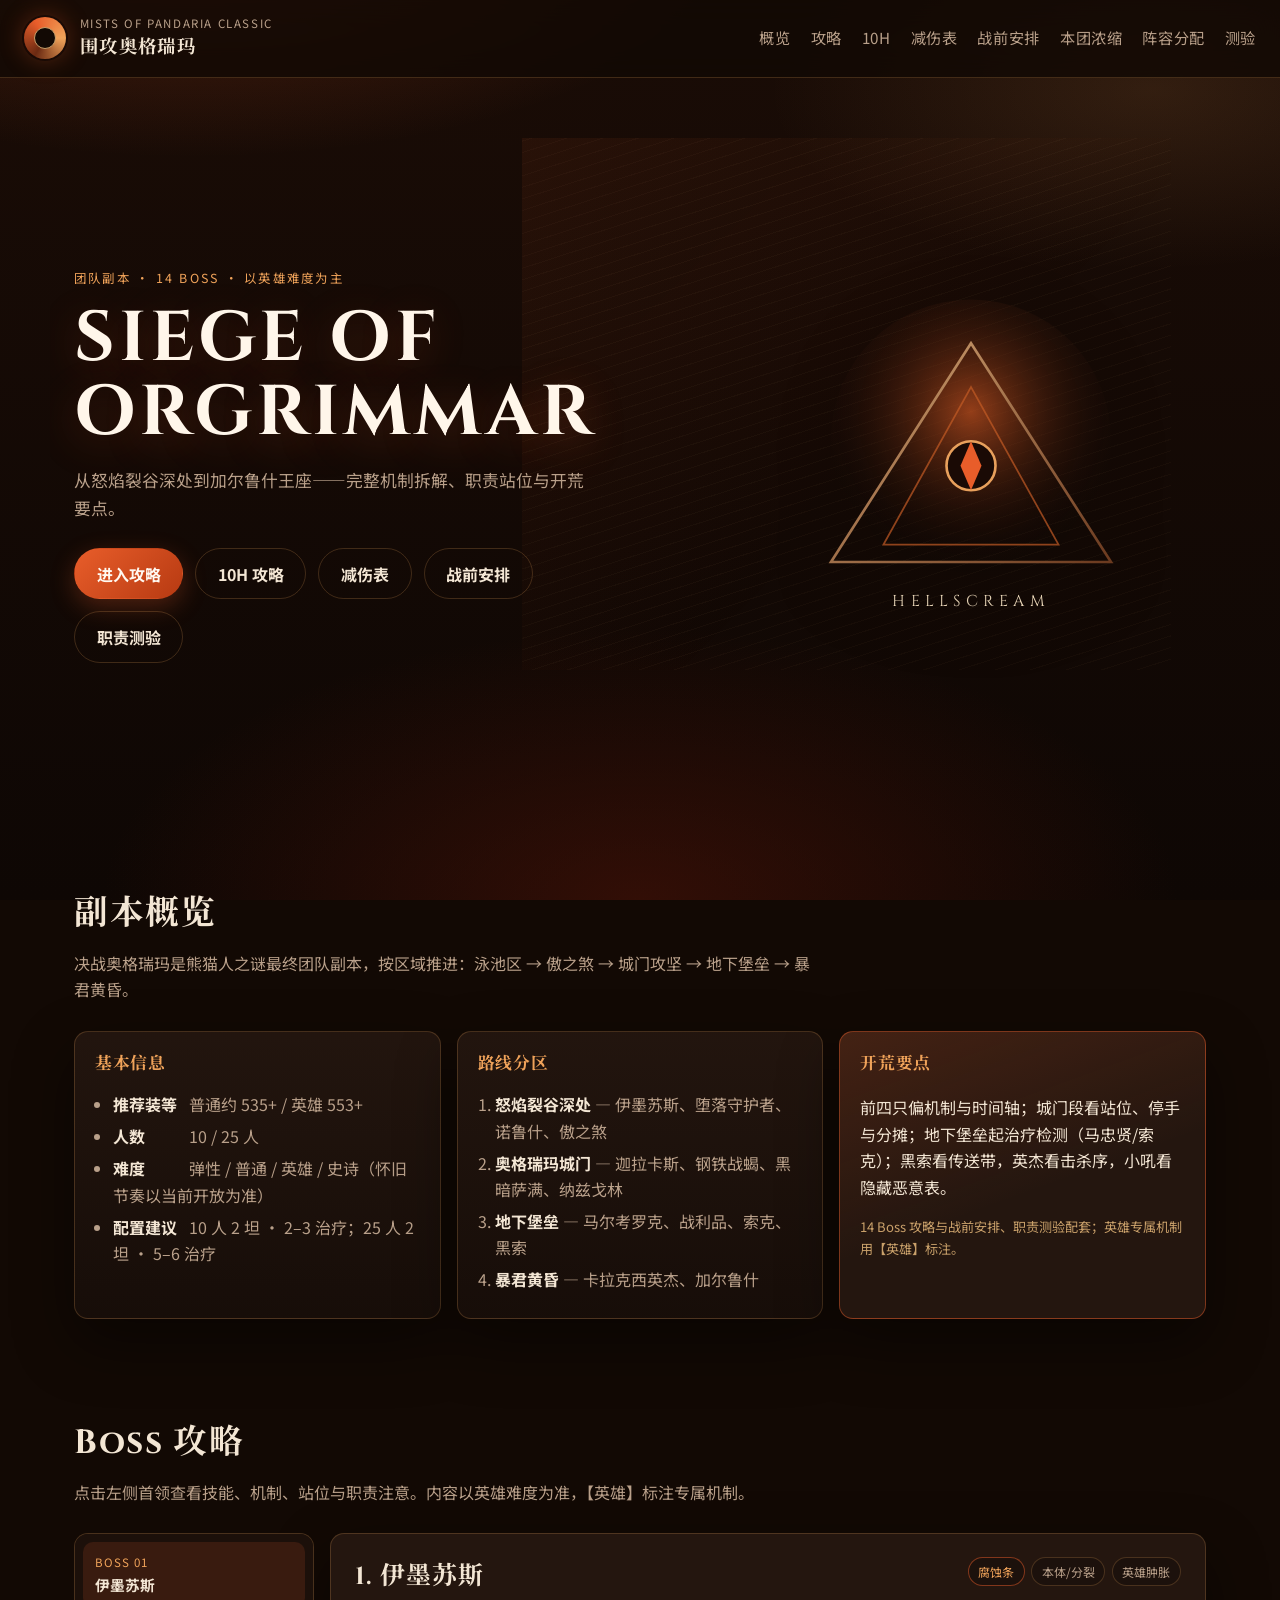
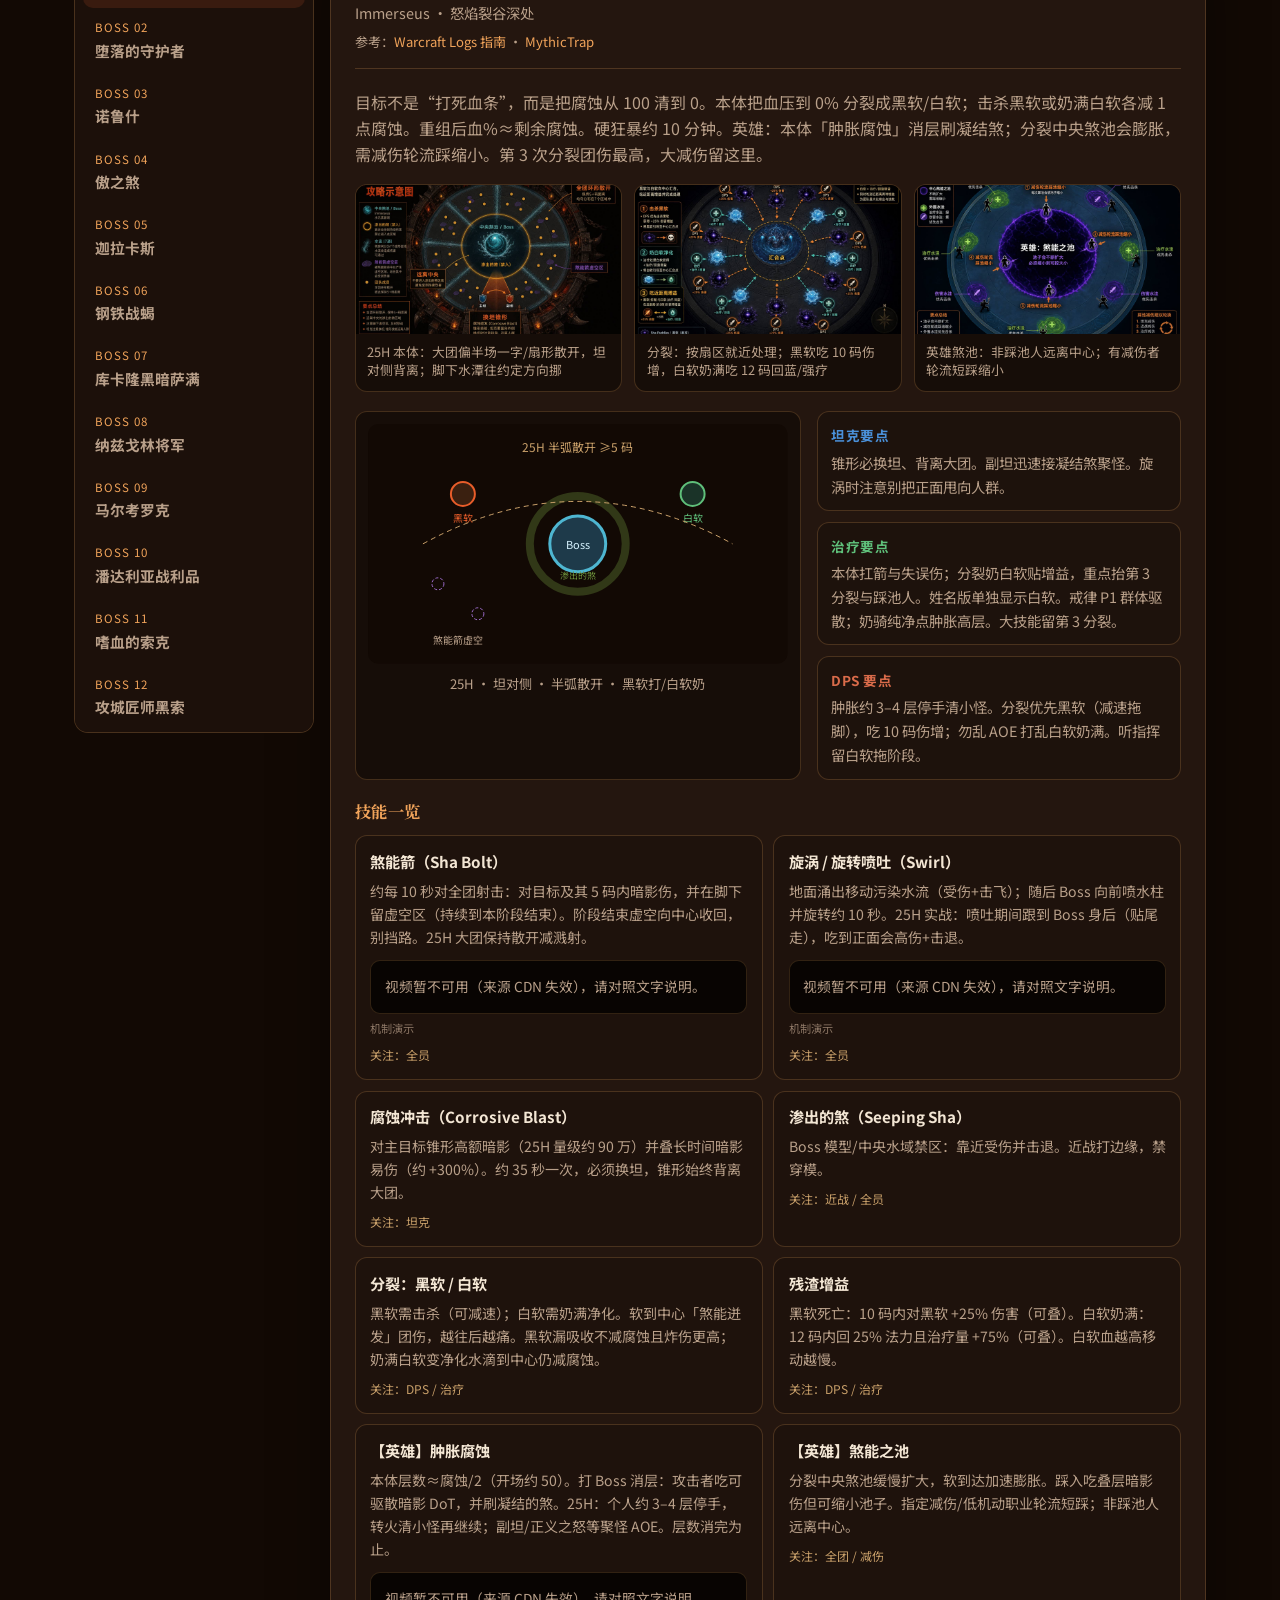
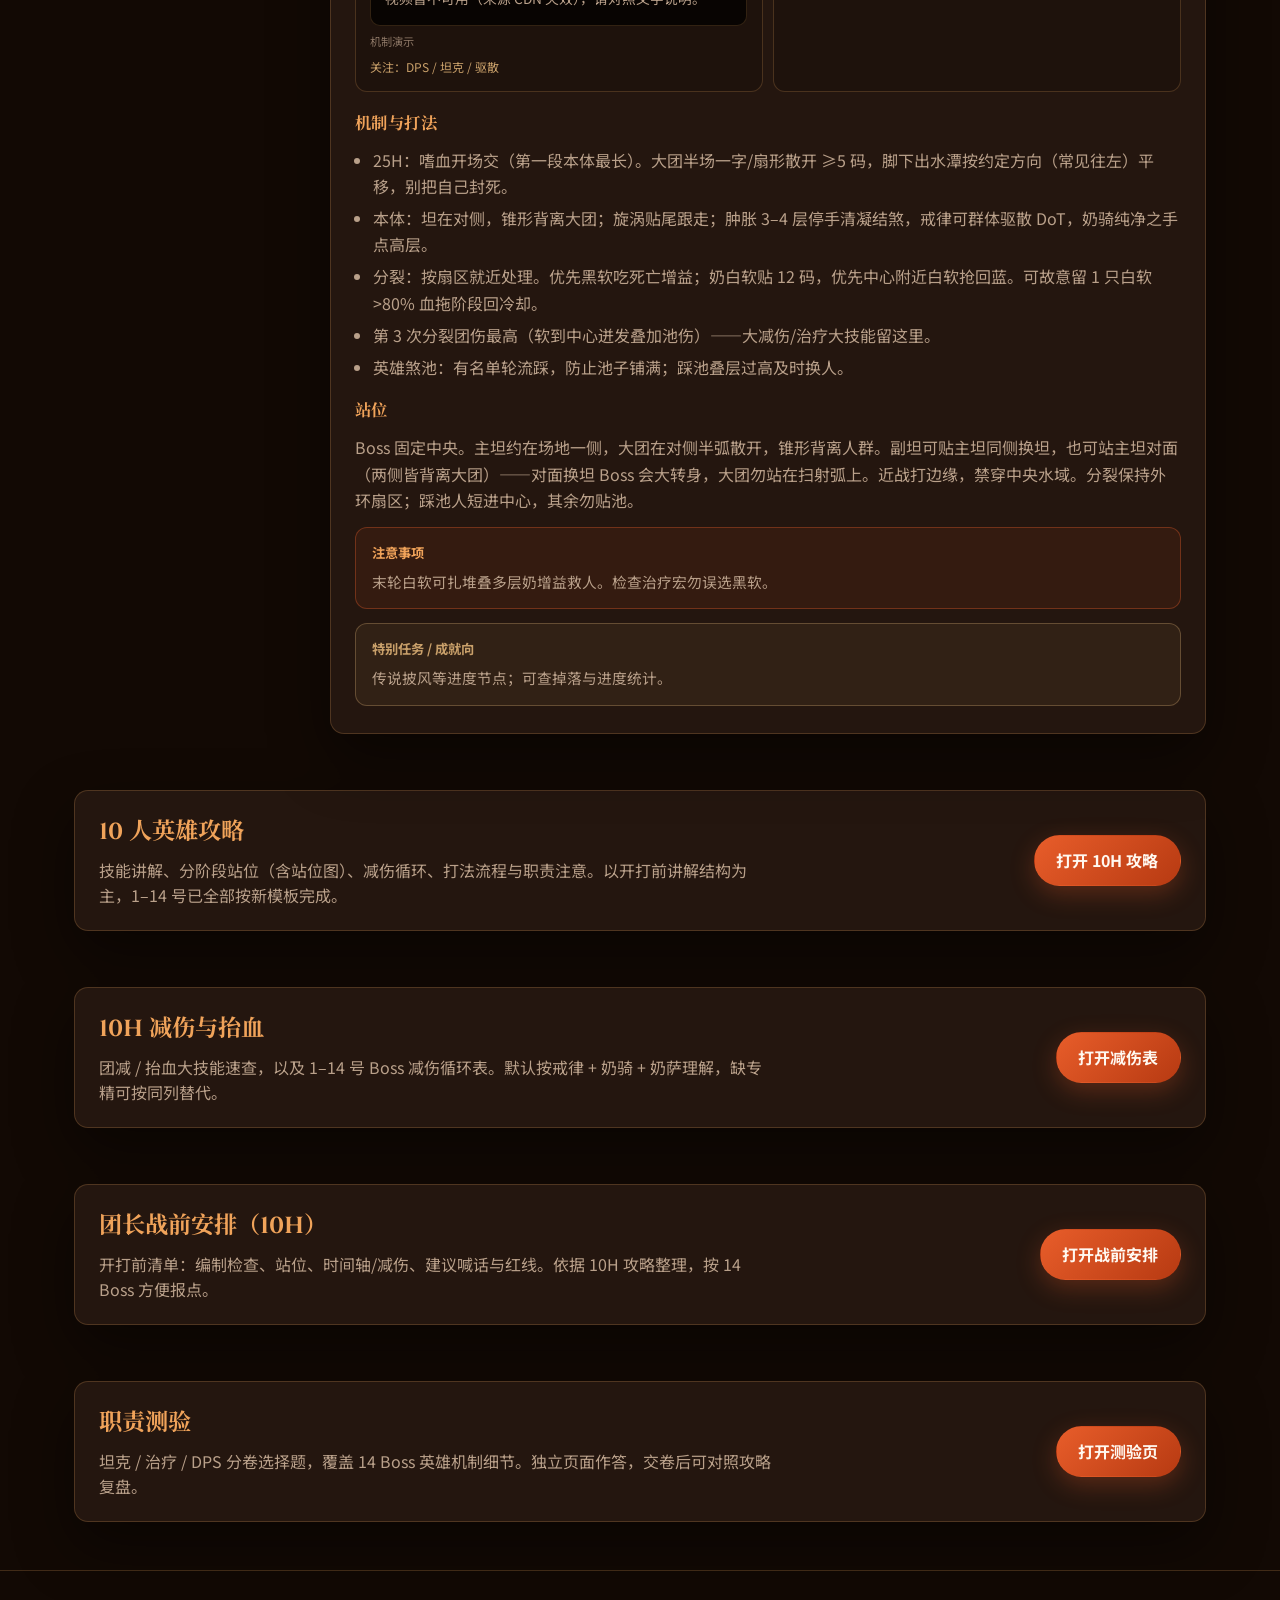
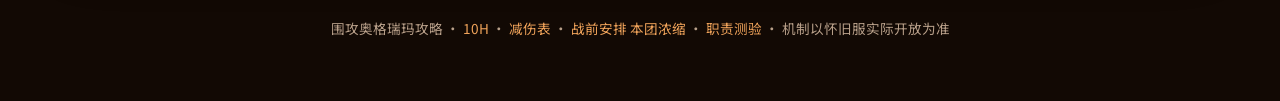
<file: index.html>
<!DOCTYPE html>
<html lang="zh-CN">
<head>
  <meta charset="UTF-8" />
  <meta name="viewport" content="width=device-width, initial-scale=1" />
  <title>围攻奥格瑞玛 · SOO 攻略 | 熊猫人之谜怀旧服</title>
  <link rel="preconnect" href="https://fonts.googleapis.com" />
  <link rel="preconnect" href="https://fonts.gstatic.com" crossorigin />
  <link href="https://fonts.googleapis.com/css2?family=Cinzel:wght@600;700&family=Noto+Sans+SC:wght@400;500;700&family=Noto+Serif+SC:wght@600;700&display=swap" rel="stylesheet" />
  <link rel="stylesheet" href="styles.css" />
</head>
<body>
  <div class="bg-embers" aria-hidden="true"></div>

  <header class="site-header">
    <div class="brand">
      <span class="brand-mark" aria-hidden="true"></span>
      <div>
        <p class="brand-kicker">Mists of Pandaria Classic</p>
        <h1 class="brand-name">围攻奥格瑞玛</h1>
      </div>
    </div>
    <nav class="top-nav" aria-label="主导航">
      <a href="#overview">概览</a>
      <a href="#guides">攻略</a>
      <a href="h10.html">10H</a>
      <a href="cds.html">减伤表</a>
      <a href="brief.html">战前安排</a>
      <a href="roster-brief.html">本团浓缩</a>
      <a href="planner.html">阵容分配</a>
      <a href="quiz.html">测验</a>
    </nav>
  </header>

  <main>
    <section class="hero" id="top">
      <div class="hero-veil"></div>
      <div class="hero-copy">
        <p class="hero-eyebrow">团队副本 · 14 Boss · 以英雄难度为主</p>
        <h2 class="hero-title">SIEGE OF<br />ORGRIMMAR</h2>
        <p class="hero-lead">从怒焰裂谷深处到加尔鲁什王座——完整机制拆解、职责站位与开荒要点。</p>
        <div class="hero-cta">
          <a class="btn btn-primary" href="#guides">进入攻略</a>
          <a class="btn btn-ghost" href="h10.html">10H 攻略</a>
          <a class="btn btn-ghost" href="cds.html">减伤表</a>
          <a class="btn btn-ghost" href="brief.html">战前安排</a>
          <a class="btn btn-ghost" href="quiz.html">职责测验</a>
        </div>
      </div>
      <div class="hero-art" aria-hidden="true">
        <svg viewBox="0 0 480 420" class="hero-svg">
          <defs>
            <radialGradient id="gGlow" cx="50%" cy="40%" r="55%">
              <stop offset="0%" stop-color="#ff6b2b" stop-opacity=".55"/>
              <stop offset="100%" stop-color="#1a0a05" stop-opacity="0"/>
            </radialGradient>
            <linearGradient id="gIron" x1="0" y1="0" x2="1" y2="1">
              <stop offset="0%" stop-color="#d4a574"/>
              <stop offset="100%" stop-color="#6b3a1f"/>
            </linearGradient>
          </defs>
          <circle cx="240" cy="180" r="160" fill="url(#gGlow)"/>
          <path d="M80 320 L240 70 L400 320 Z" fill="none" stroke="url(#gIron)" stroke-width="3"/>
          <path d="M140 300 L240 120 L340 300 Z" fill="none" stroke="#c45c26" stroke-width="2" opacity=".7"/>
          <circle cx="240" cy="210" r="28" fill="#1a0a05" stroke="#e8a05c" stroke-width="3"/>
          <path d="M240 182 L252 210 L240 238 L228 210 Z" fill="#e85d2a"/>
          <text x="240" y="370" text-anchor="middle" fill="#e8d5b7" font-family="Cinzel, serif" font-size="18" letter-spacing="6">HELLSCREAM</text>
        </svg>
      </div>
    </section>

    <section class="section" id="overview">
      <div class="section-head">
        <h2>副本概览</h2>
        <p>决战奥格瑞玛是熊猫人之谜最终团队副本，按区域推进：泳池区 → 傲之煞 → 城门攻坚 → 地下堡垒 → 暴君黄昏。</p>
      </div>
      <div class="overview-grid">
        <article class="info-block">
          <h3>基本信息</h3>
          <ul>
            <li><span>推荐装等</span> 普通约 535+ / 英雄 553+</li>
            <li><span>人数</span> 10 / 25 人</li>
            <li><span>难度</span> 弹性 / 普通 / 英雄 / 史诗（怀旧节奏以当前开放为准）</li>
            <li><span>配置建议</span> 10 人 2 坦 · 2–3 治疗；25 人 2 坦 · 5–6 治疗</li>
          </ul>
        </article>
        <article class="info-block">
          <h3>路线分区</h3>
          <ol class="zone-list">
            <li><strong>怒焰裂谷深处</strong> — 伊墨苏斯、堕落守护者、诺鲁什、傲之煞</li>
            <li><strong>奥格瑞玛城门</strong> — 迦拉卡斯、钢铁战蝎、黑暗萨满、纳兹戈林</li>
            <li><strong>地下堡垒</strong> — 马尔考罗克、战利品、索克、黑索</li>
            <li><strong>暴君黄昏</strong> — 卡拉克西英杰、加尔鲁什</li>
          </ol>
        </article>
        <article class="info-block accent">
          <h3>开荒要点</h3>
          <p>前四只偏机制与时间轴；城门段看站位、停手与分摊；地下堡垒起治疗检测（马忠贤/索克）；黑索看传送带，英杰看击杀序，小吼看隐藏恶意表。</p>
          <p class="source-note">14 Boss 攻略与战前安排、职责测验配套；英雄专属机制用【英雄】标注。</p>
        </article>
      </div>
    </section>

    <section class="section guides-section" id="guides">
      <div class="section-head">
        <h2>Boss 攻略</h2>
        <p>点击左侧首领查看技能、机制、站位与职责注意。内容以英雄难度为准，【英雄】标注专属机制。</p>
      </div>
      <div class="guides-layout">
        <aside class="boss-nav" id="bossNav" aria-label="Boss 列表"></aside>
        <article class="boss-panel" id="bossPanel" tabindex="-1"></article>
      </div>
    </section>

    <section class="section quiz-cta-section" id="h10-cta">
      <div class="quiz-cta-panel">
        <div>
          <h2>10 人英雄攻略</h2>
          <p>技能讲解、分阶段站位（含站位图）、减伤循环、打法流程与职责注意。以开打前讲解结构为主，1–14 号已全部按新模板完成。</p>
        </div>
        <a class="btn btn-primary" href="h10.html">打开 10H 攻略</a>
      </div>
    </section>

    <section class="section quiz-cta-section" id="cds-cta">
      <div class="quiz-cta-panel">
        <div>
          <h2>10H 减伤与抬血</h2>
          <p>团减 / 抬血大技能速查，以及 1–14 号 Boss 减伤循环表。默认按戒律 + 奶骑 + 奶萨理解，缺专精可按同列替代。</p>
        </div>
        <a class="btn btn-primary" href="cds.html">打开减伤表</a>
      </div>
    </section>

    <section class="section quiz-cta-section" id="brief-cta">
      <div class="quiz-cta-panel">
        <div>
          <h2>团长战前安排（10H）</h2>
          <p>开打前清单：编制检查、站位、时间轴/减伤、建议喊话与红线。依据 10H 攻略整理，按 14 Boss 方便报点。</p>
        </div>
        <a class="btn btn-primary" href="brief.html">打开战前安排</a>
      </div>
    </section>

    <section class="section quiz-cta-section" id="quiz-cta">
      <div class="quiz-cta-panel">
        <div>
          <h2>职责测验</h2>
          <p>坦克 / 治疗 / DPS 分卷选择题，覆盖 14 Boss 英雄机制细节。独立页面作答，交卷后可对照攻略复盘。</p>
        </div>
        <a class="btn btn-primary" href="quiz.html">打开测验页</a>
      </div>
    </section>
  </main>

  <footer class="site-footer">
    <p>围攻奥格瑞玛攻略 · <a href="h10.html">10H</a> · <a href="cds.html">减伤表</a> · <a href="brief.html">战前安排</a>
      <a href="roster-brief.html">本团浓缩</a> · <a href="quiz.html">职责测验</a> · 机制以怀旧服实际开放为准</p>
  </footer>

  <script src="data.js"></script>
  <script src="app.js"></script>
</body>
</html>
</file>
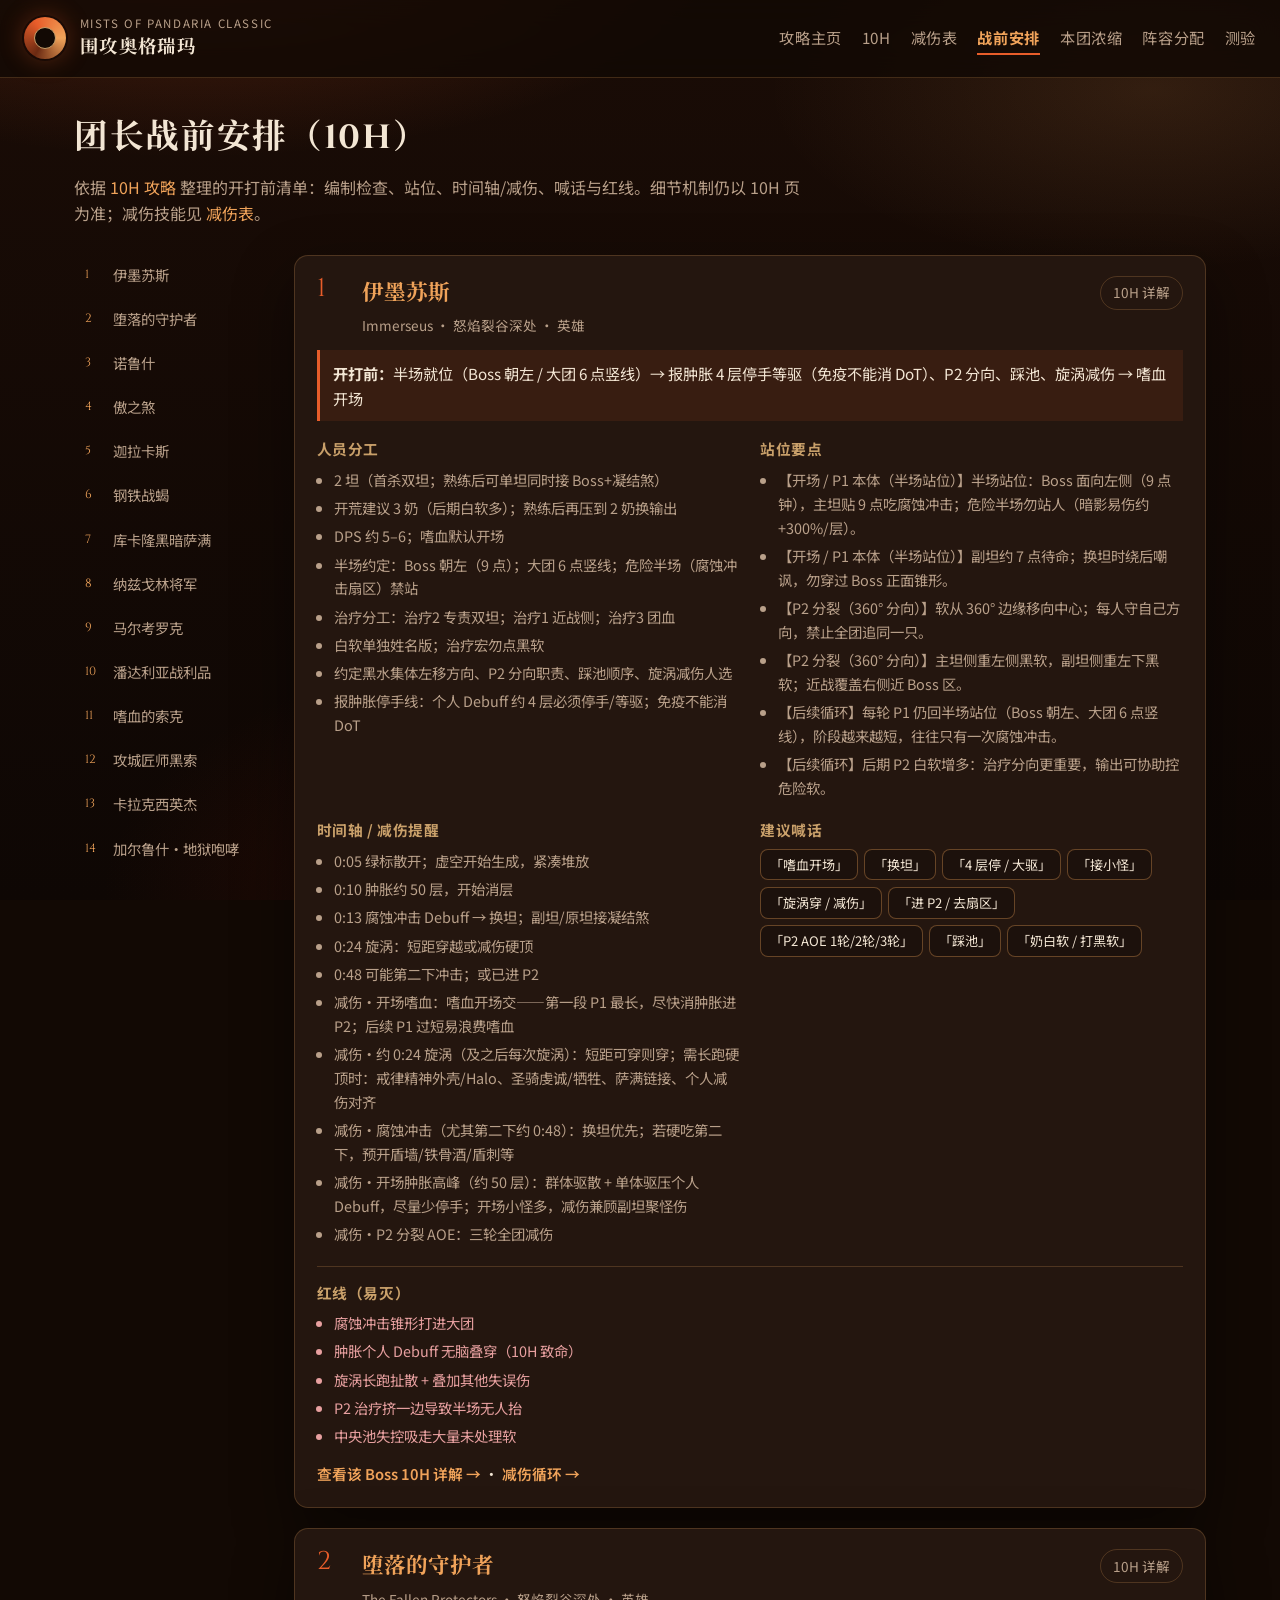
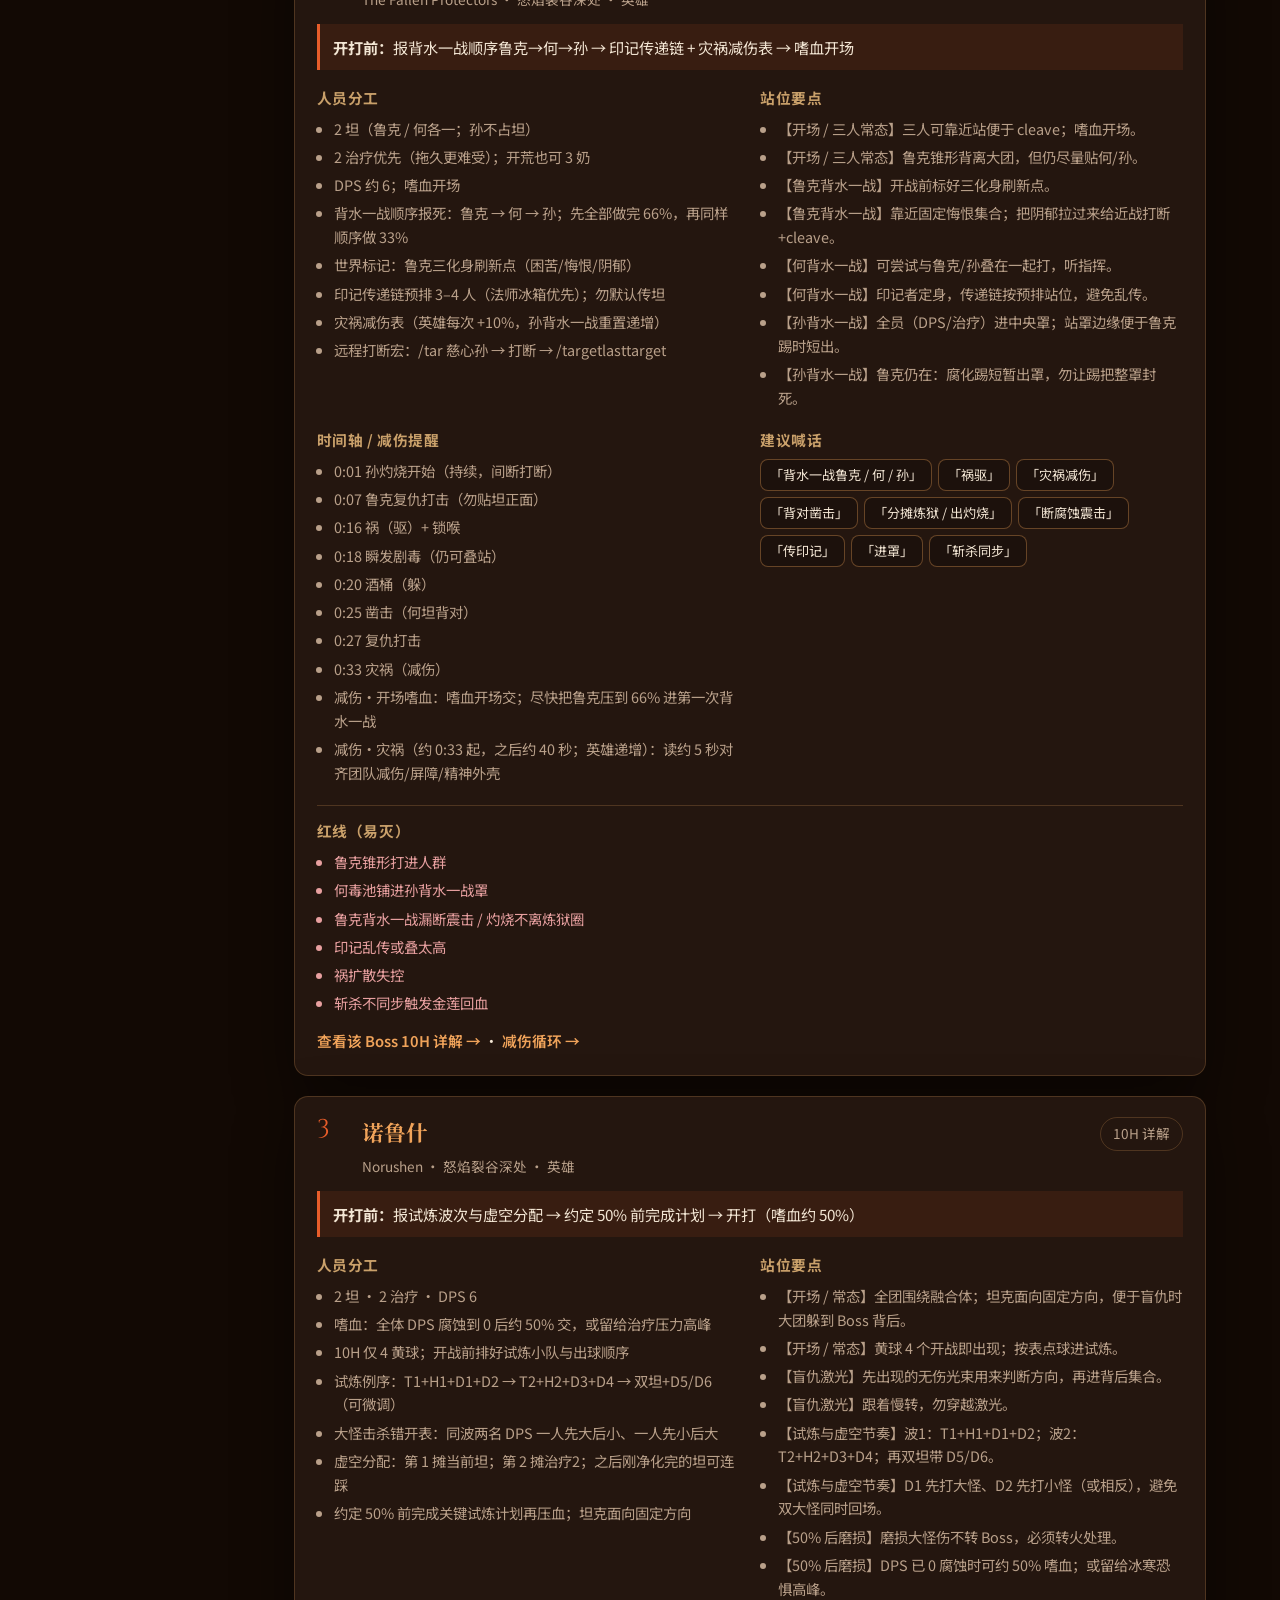
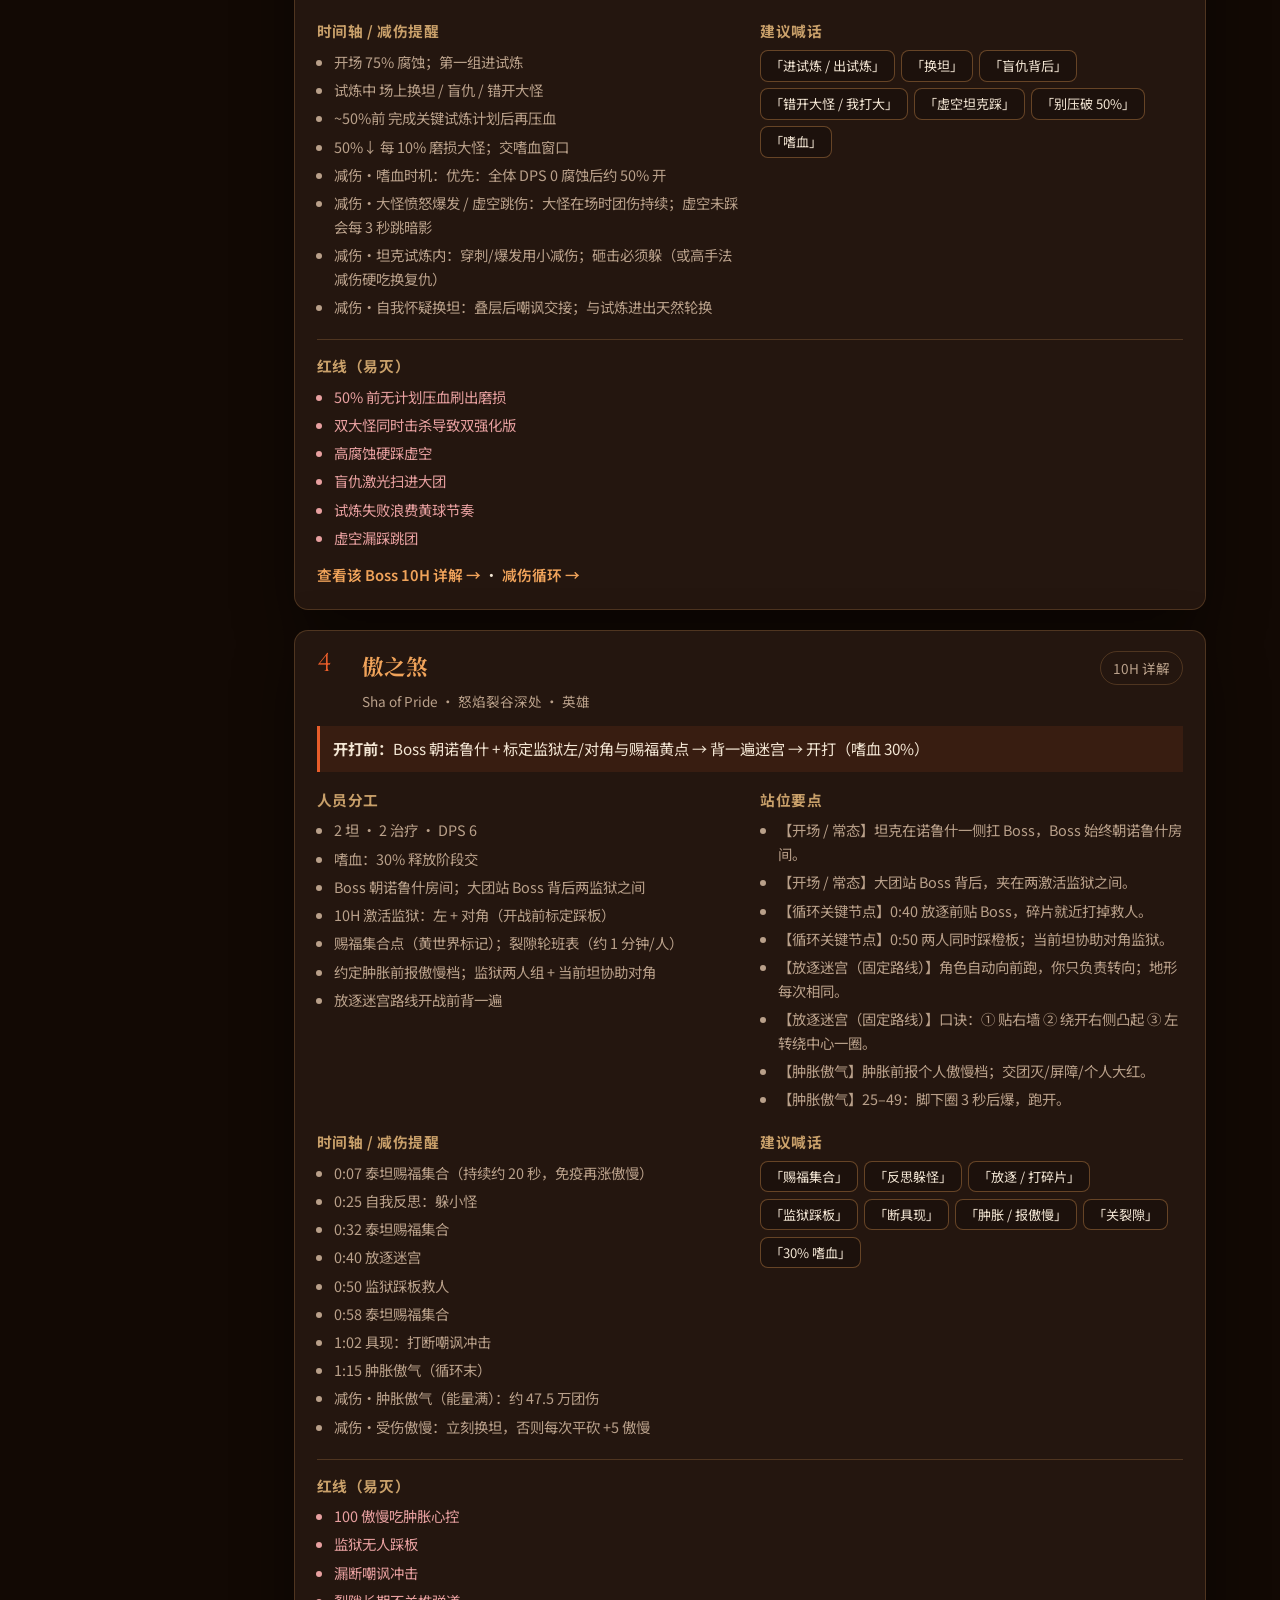
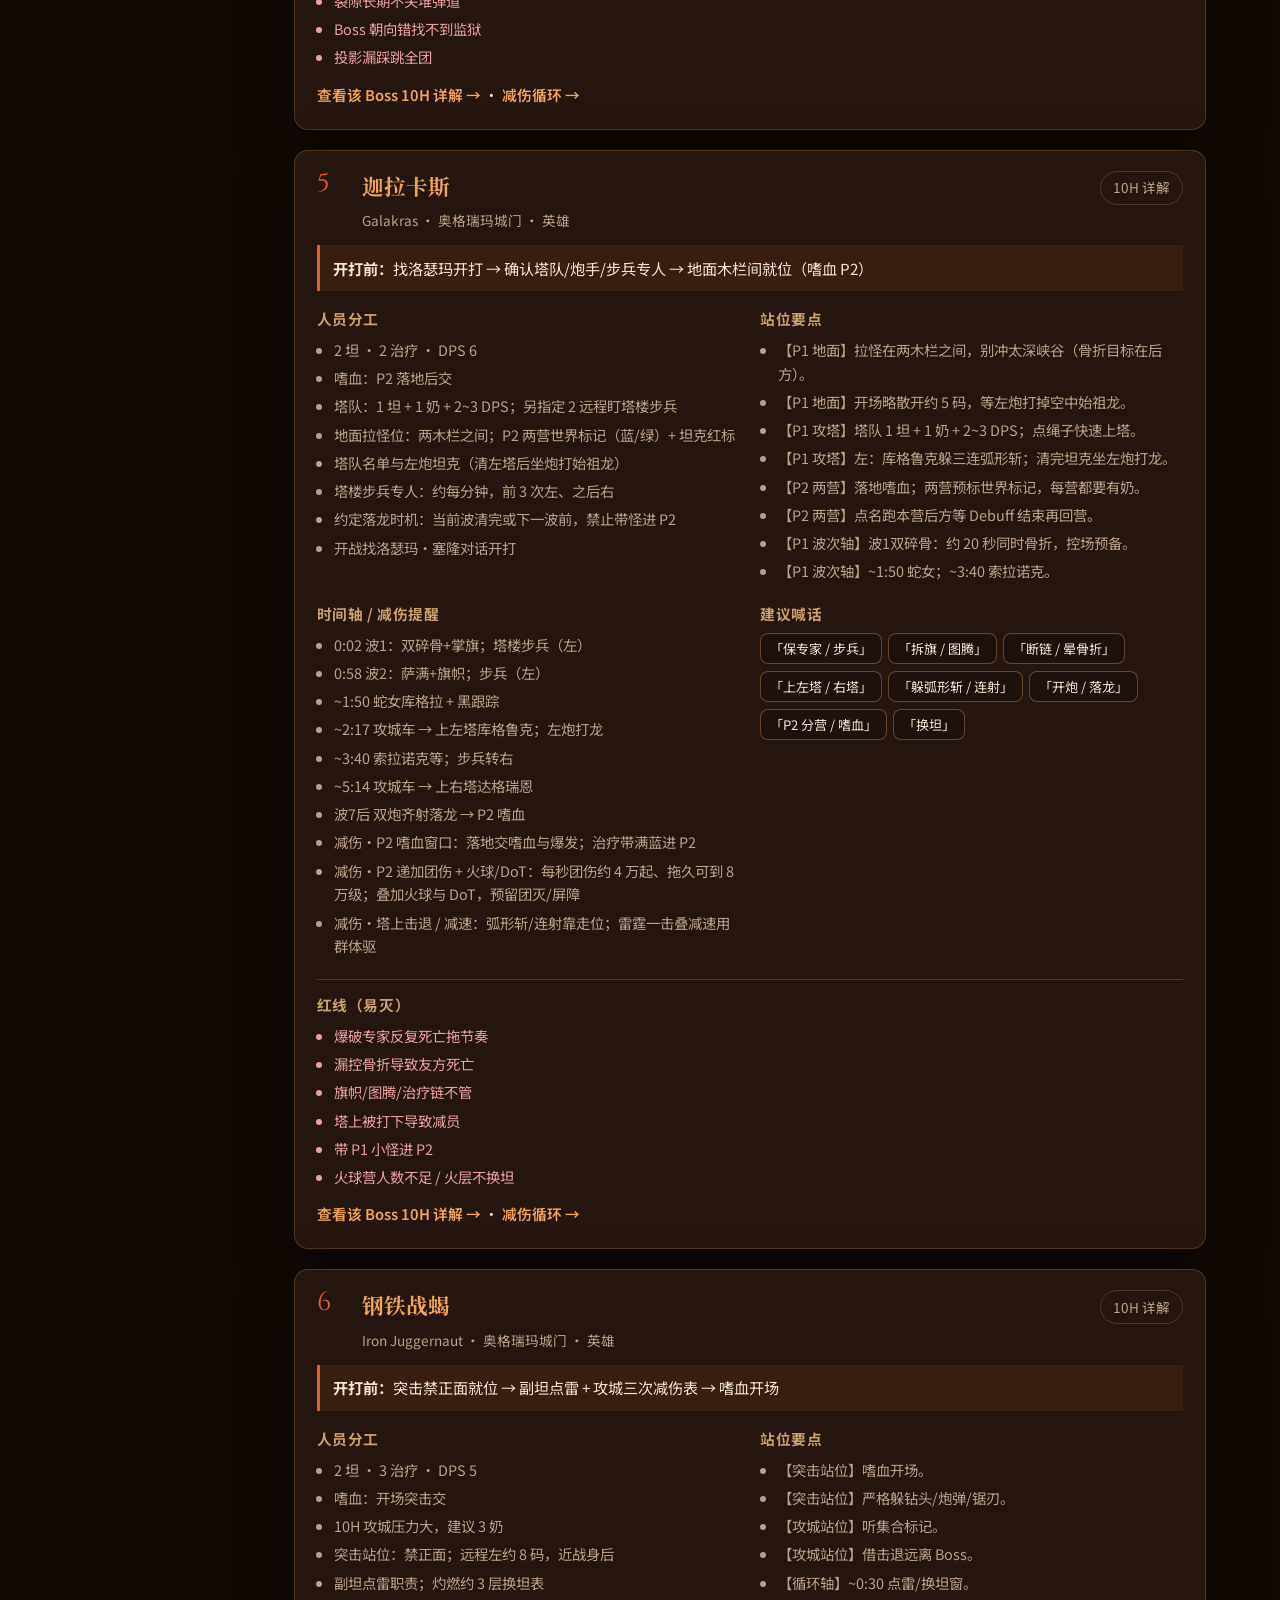
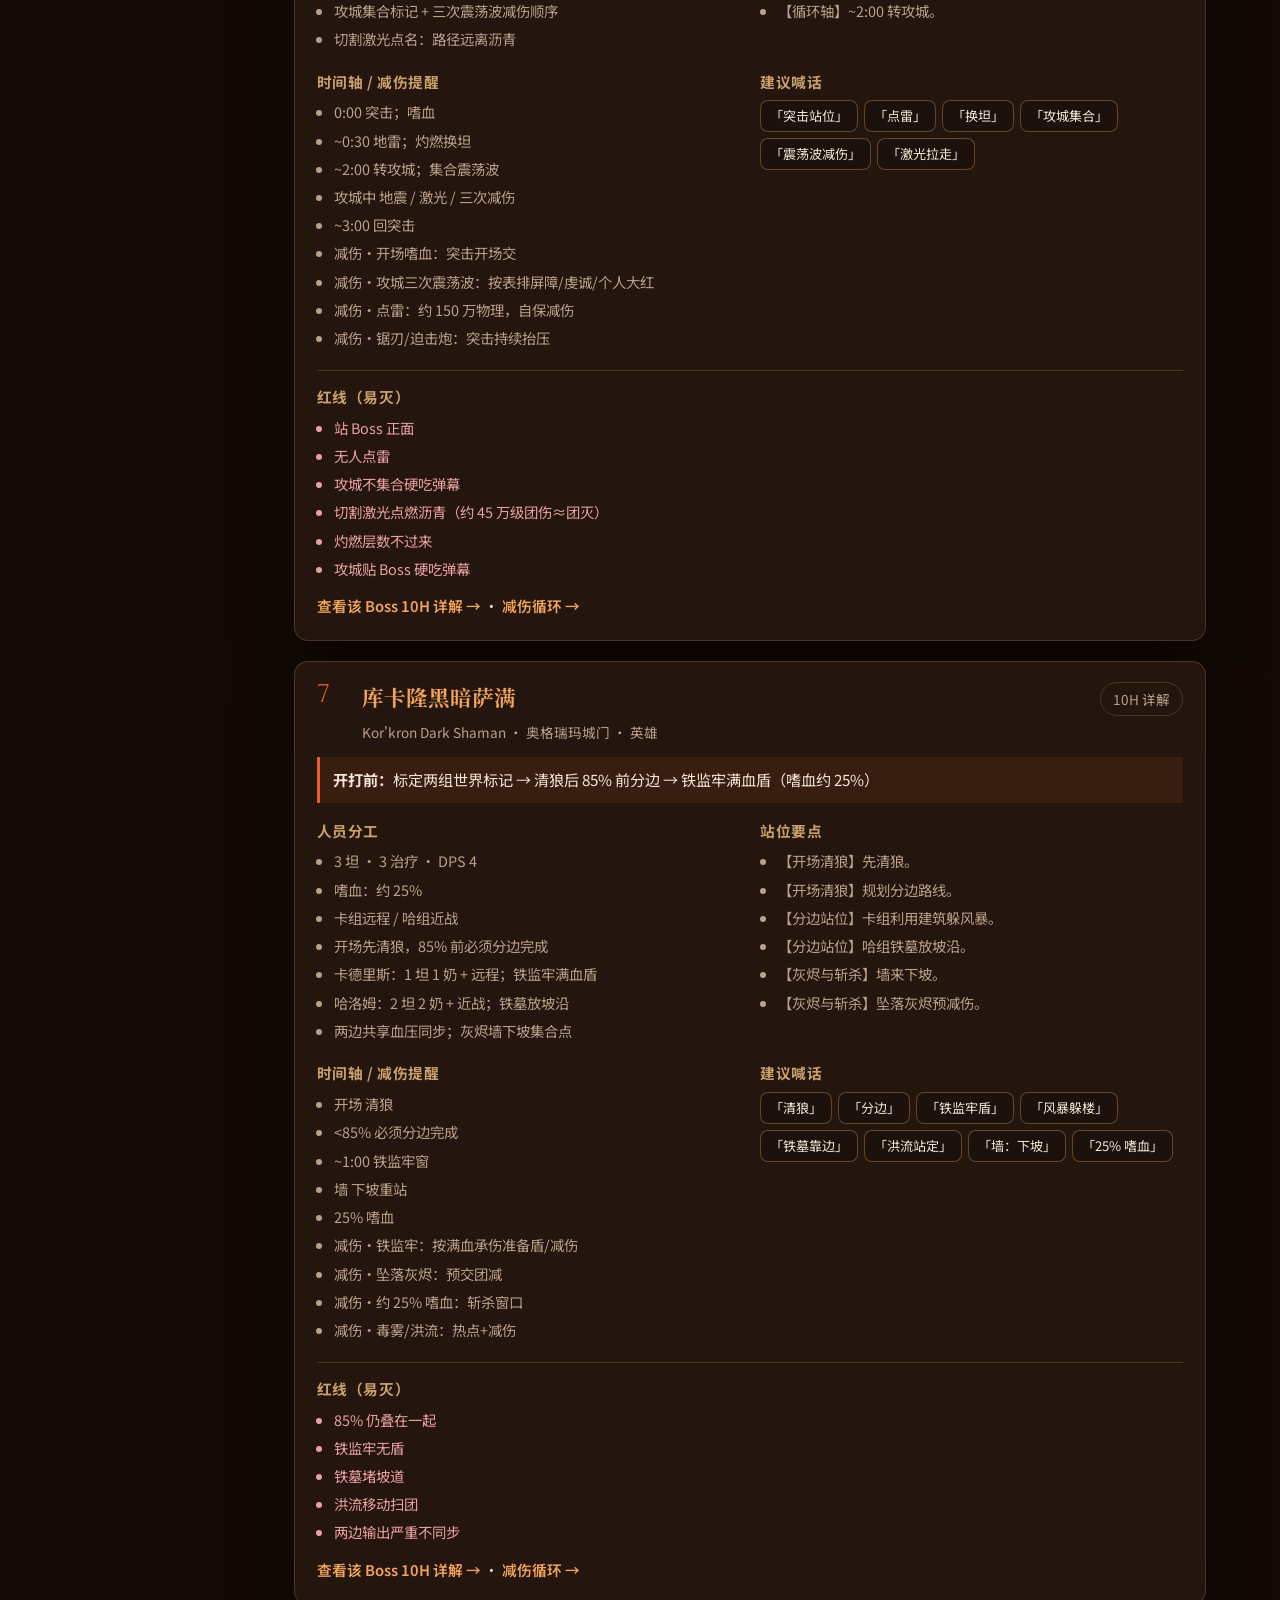
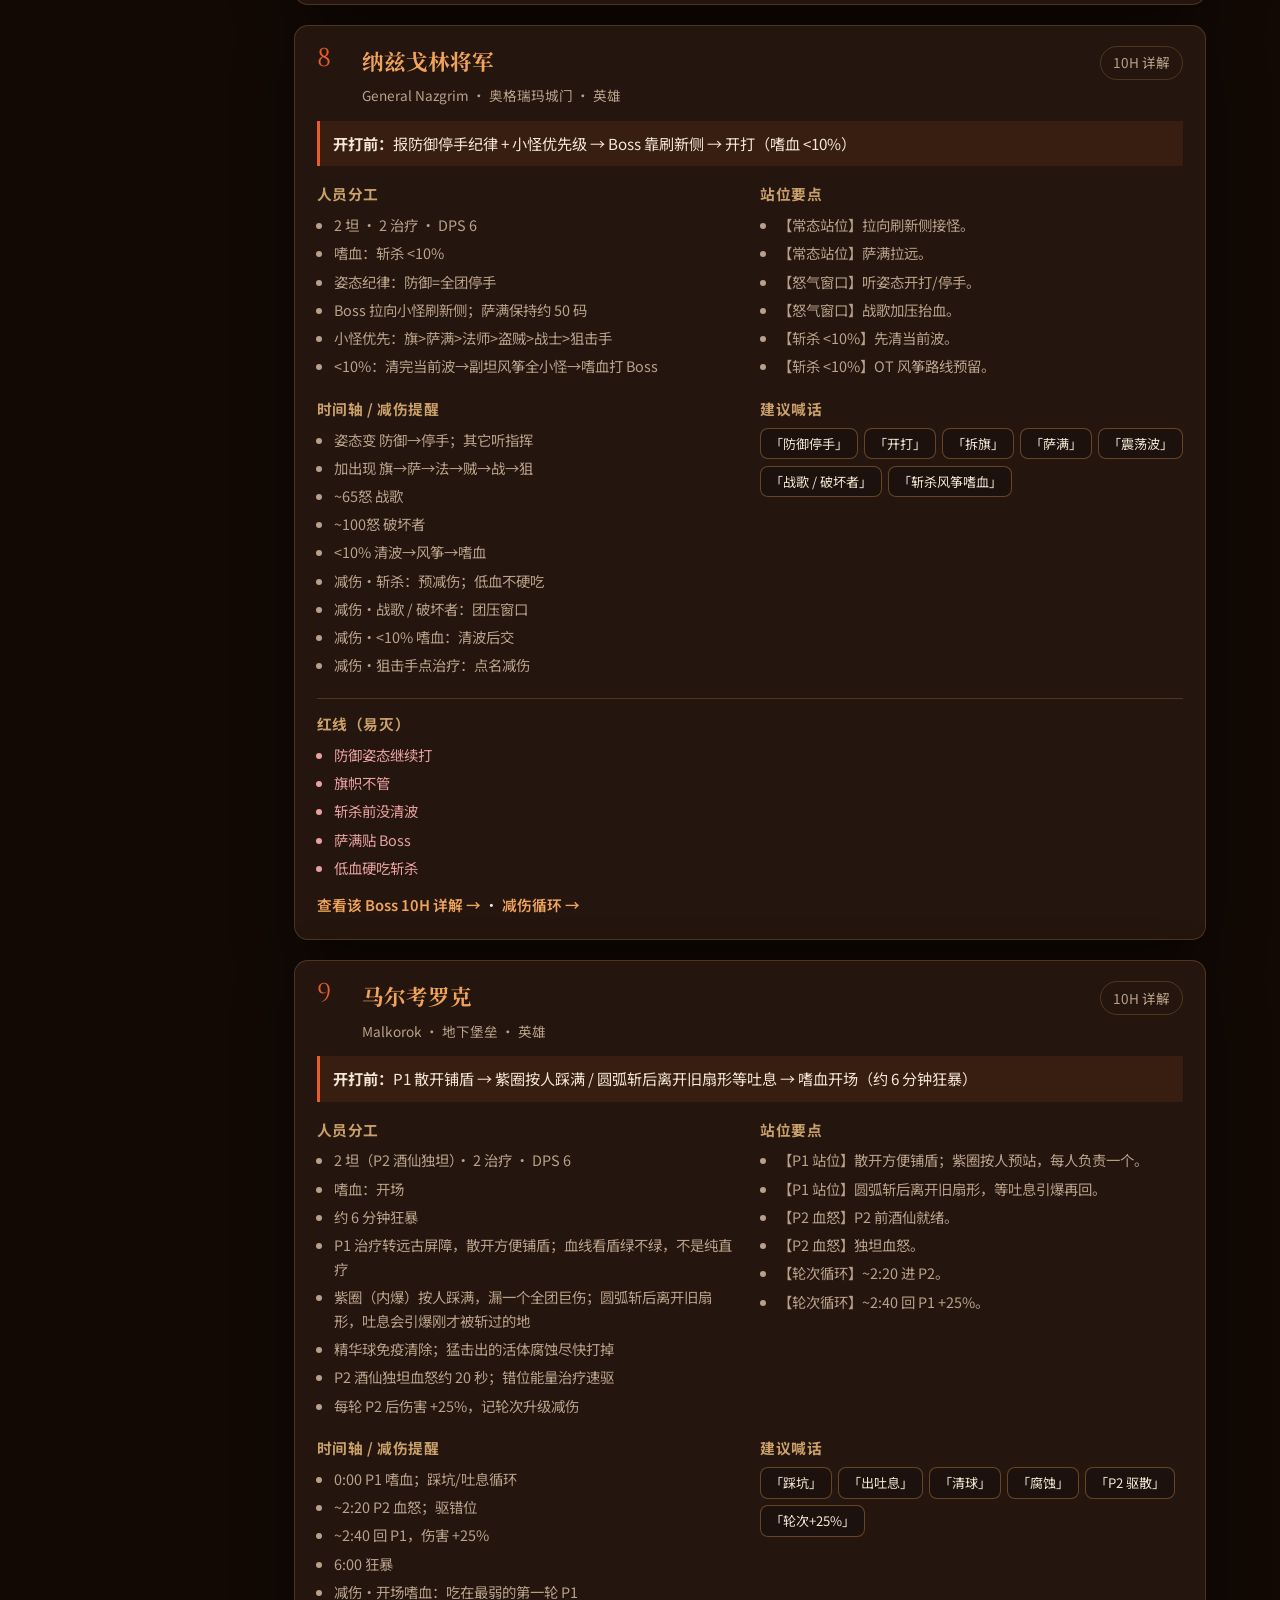
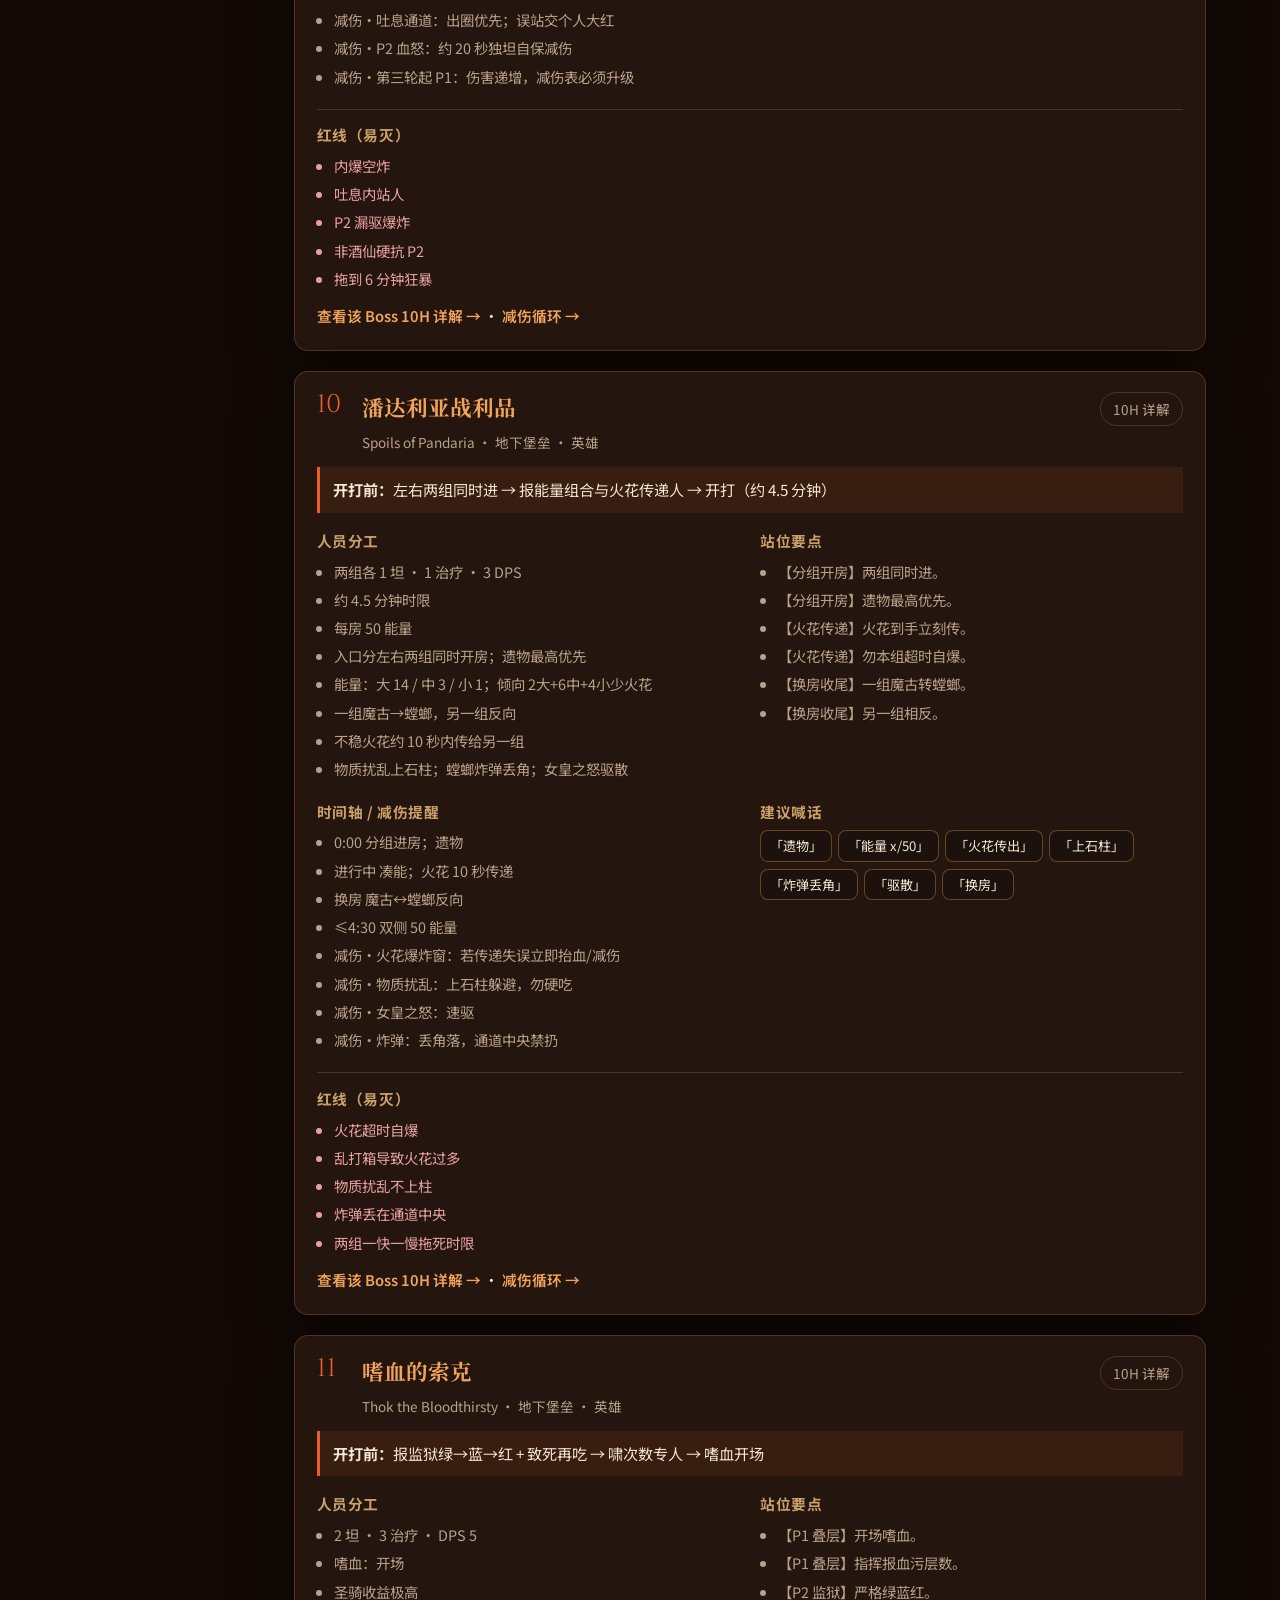
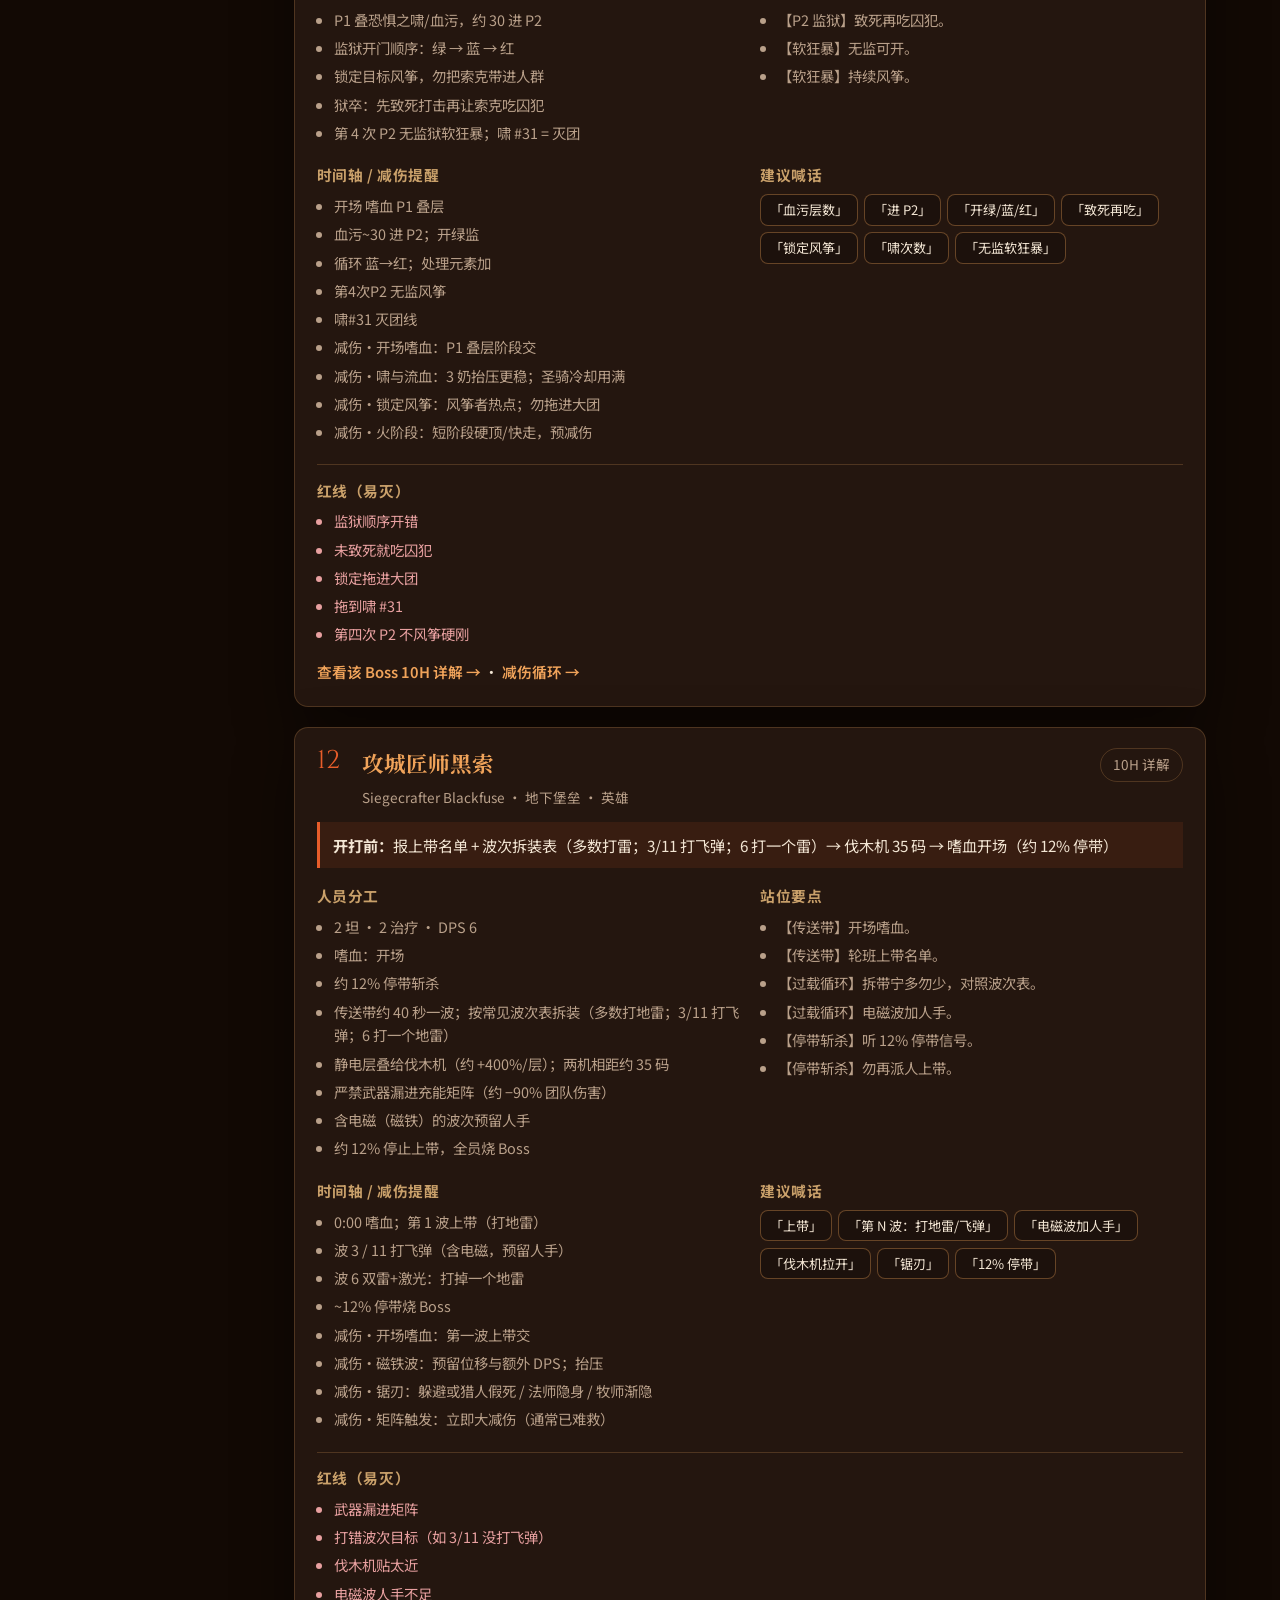
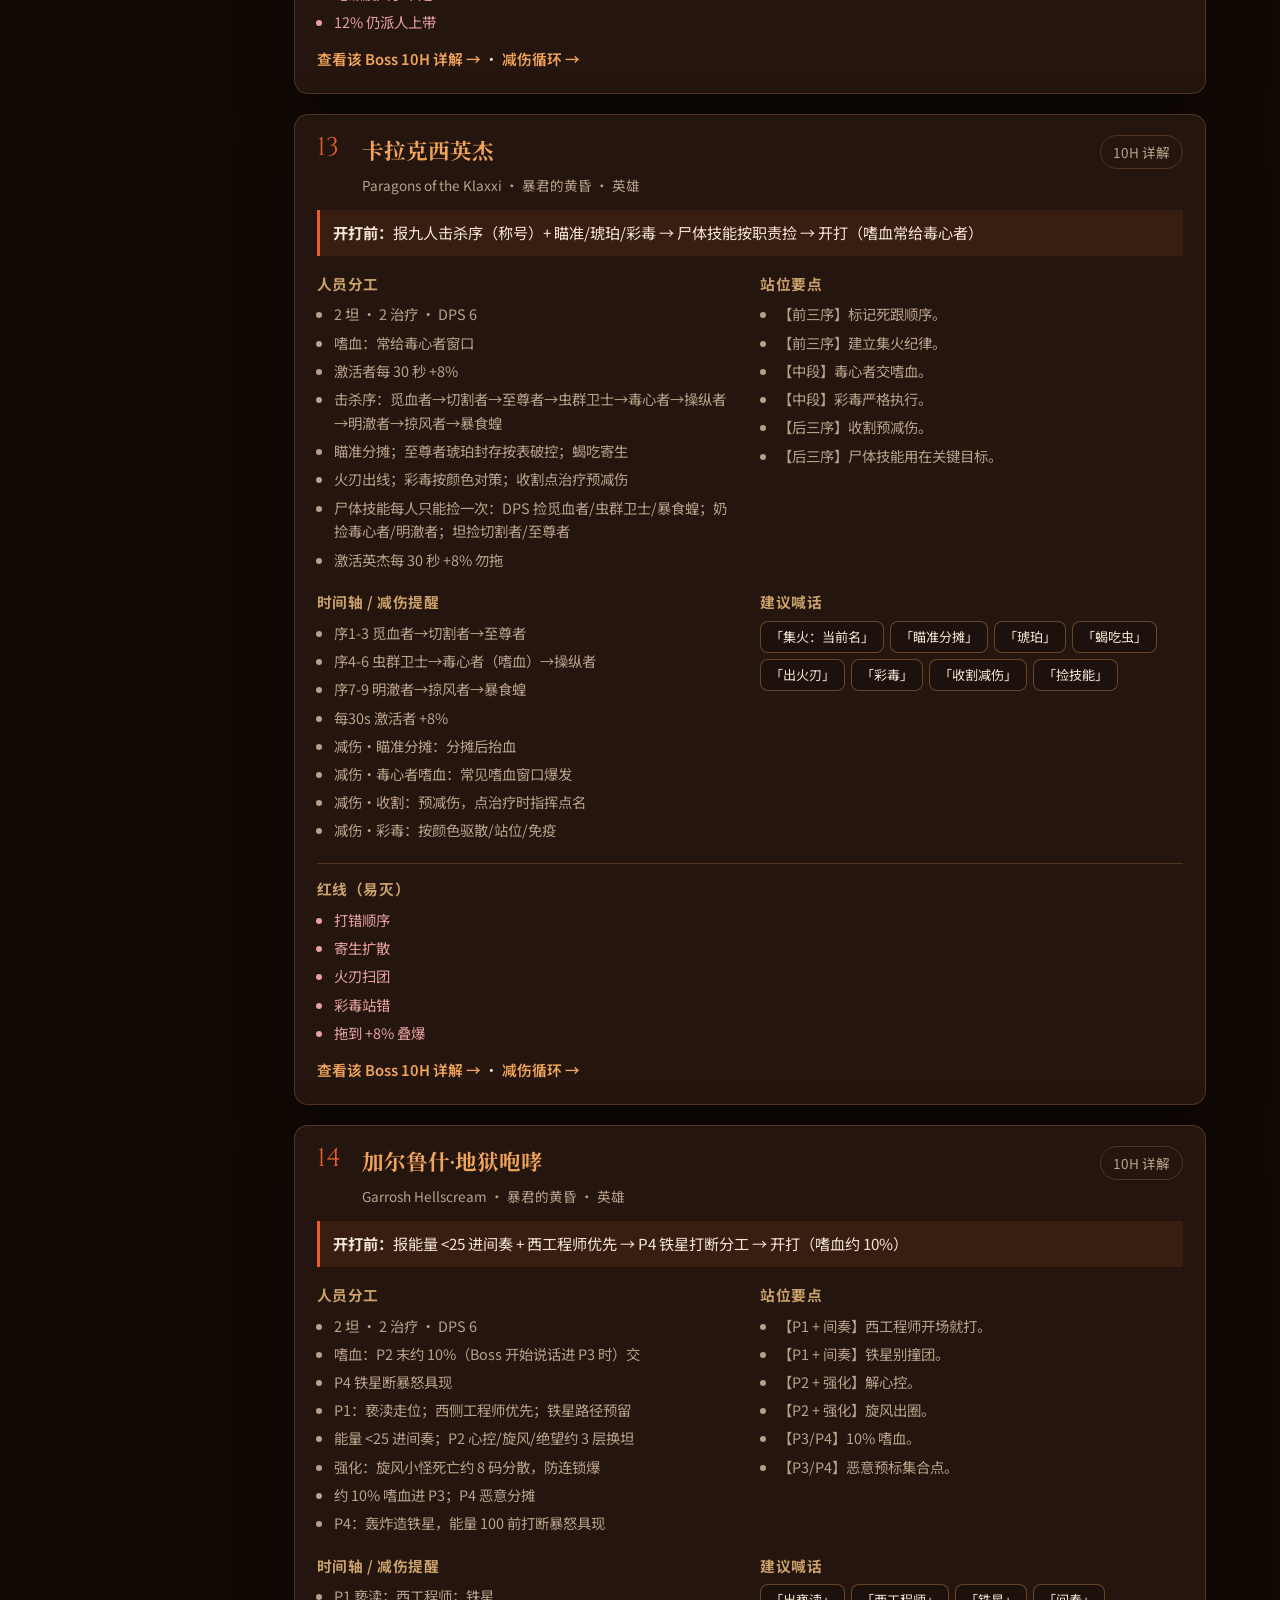
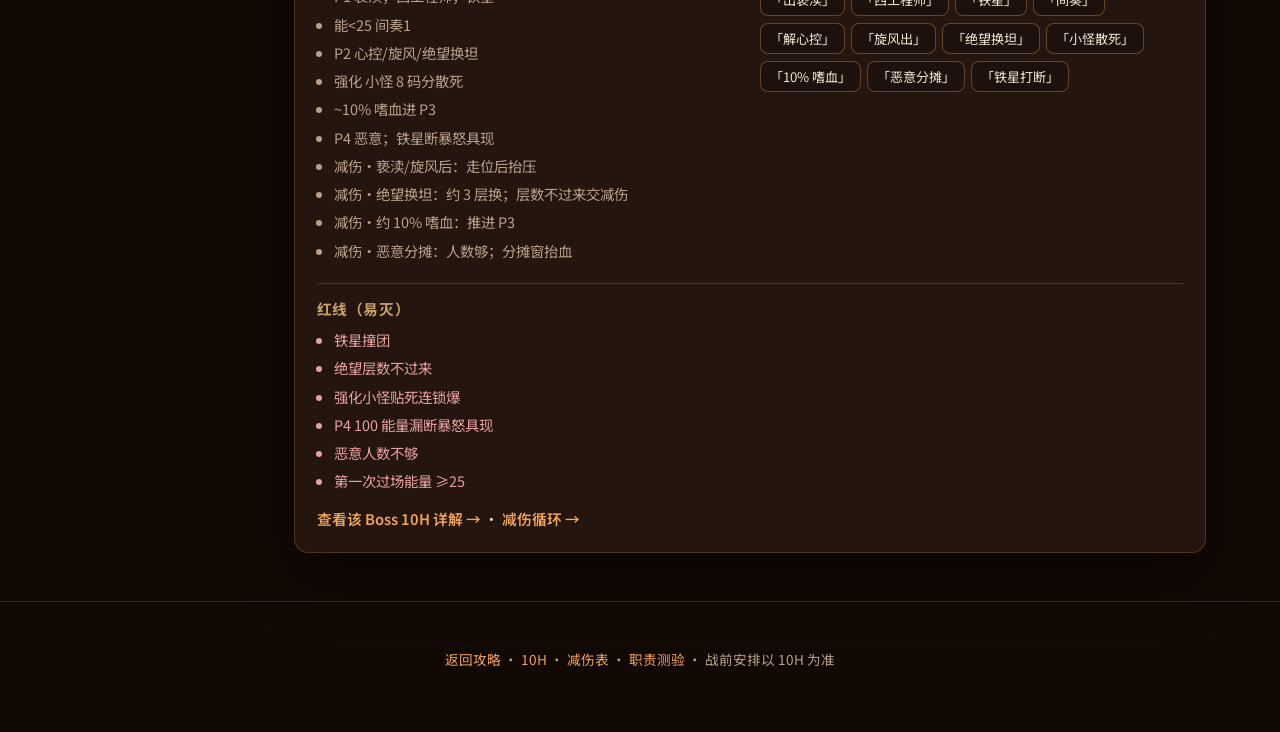
<file: brief.html>
<!DOCTYPE html>
<html lang="zh-CN">
<head>
  <meta charset="UTF-8" />
  <meta name="viewport" content="width=device-width, initial-scale=1" />
  <title>SOO 战前安排 | 围攻奥格瑞玛</title>
  <link rel="preconnect" href="https://fonts.googleapis.com" />
  <link rel="preconnect" href="https://fonts.gstatic.com" crossorigin />
  <link href="https://fonts.googleapis.com/css2?family=Cinzel:wght@600;700&family=Noto+Sans+SC:wght@400;500;700&family=Noto+Serif+SC:wght@600;700&display=swap" rel="stylesheet" />
  <link rel="stylesheet" href="styles.css" />
</head>
<body class="brief-page">
  <div class="bg-embers" aria-hidden="true"></div>

  <header class="site-header">
    <div class="brand">
      <span class="brand-mark" aria-hidden="true"></span>
      <div>
        <p class="brand-kicker">Mists of Pandaria Classic</p>
        <h1 class="brand-name">围攻奥格瑞玛</h1>
      </div>
    </div>
    <nav class="top-nav" aria-label="主导航">
      <a href="index.html">攻略主页</a>
      <a href="h10.html">10H</a>
      <a href="cds.html">减伤表</a>
      <a href="brief.html" aria-current="page">战前安排</a>
      <a href="roster-brief.html">本团浓缩</a>
      <a href="planner.html">阵容分配</a>
      <a href="quiz.html">测验</a>
    </nav>
  </header>

  <main>
    <section class="section brief-hero">
      <div class="section-head">
        <h2>团长战前安排（10H）</h2>
        <p>依据 <a href="h10.html">10H 攻略</a> 整理的开打前清单：编制检查、站位、时间轴/减伤、喊话与红线。细节机制仍以 10H 页为准；减伤技能见 <a href="cds.html">减伤表</a>。</p>
      </div>
      <div class="brief-layout">
        <aside class="brief-nav" id="briefNav" aria-label="Boss 列表"></aside>
        <div class="brief-list" id="briefList"></div>
      </div>
    </section>
  </main>

  <footer class="site-footer">
    <p><a href="index.html">返回攻略</a> · <a href="h10.html">10H</a> · <a href="cds.html">减伤表</a> · <a href="quiz.html">职责测验</a> · 战前安排以 10H 为准</p>
  </footer>

  <script src="data.js"></script>
  <script src="brief-data.js"></script>
  <script src="brief.js"></script>
</body>
</html>
</file>
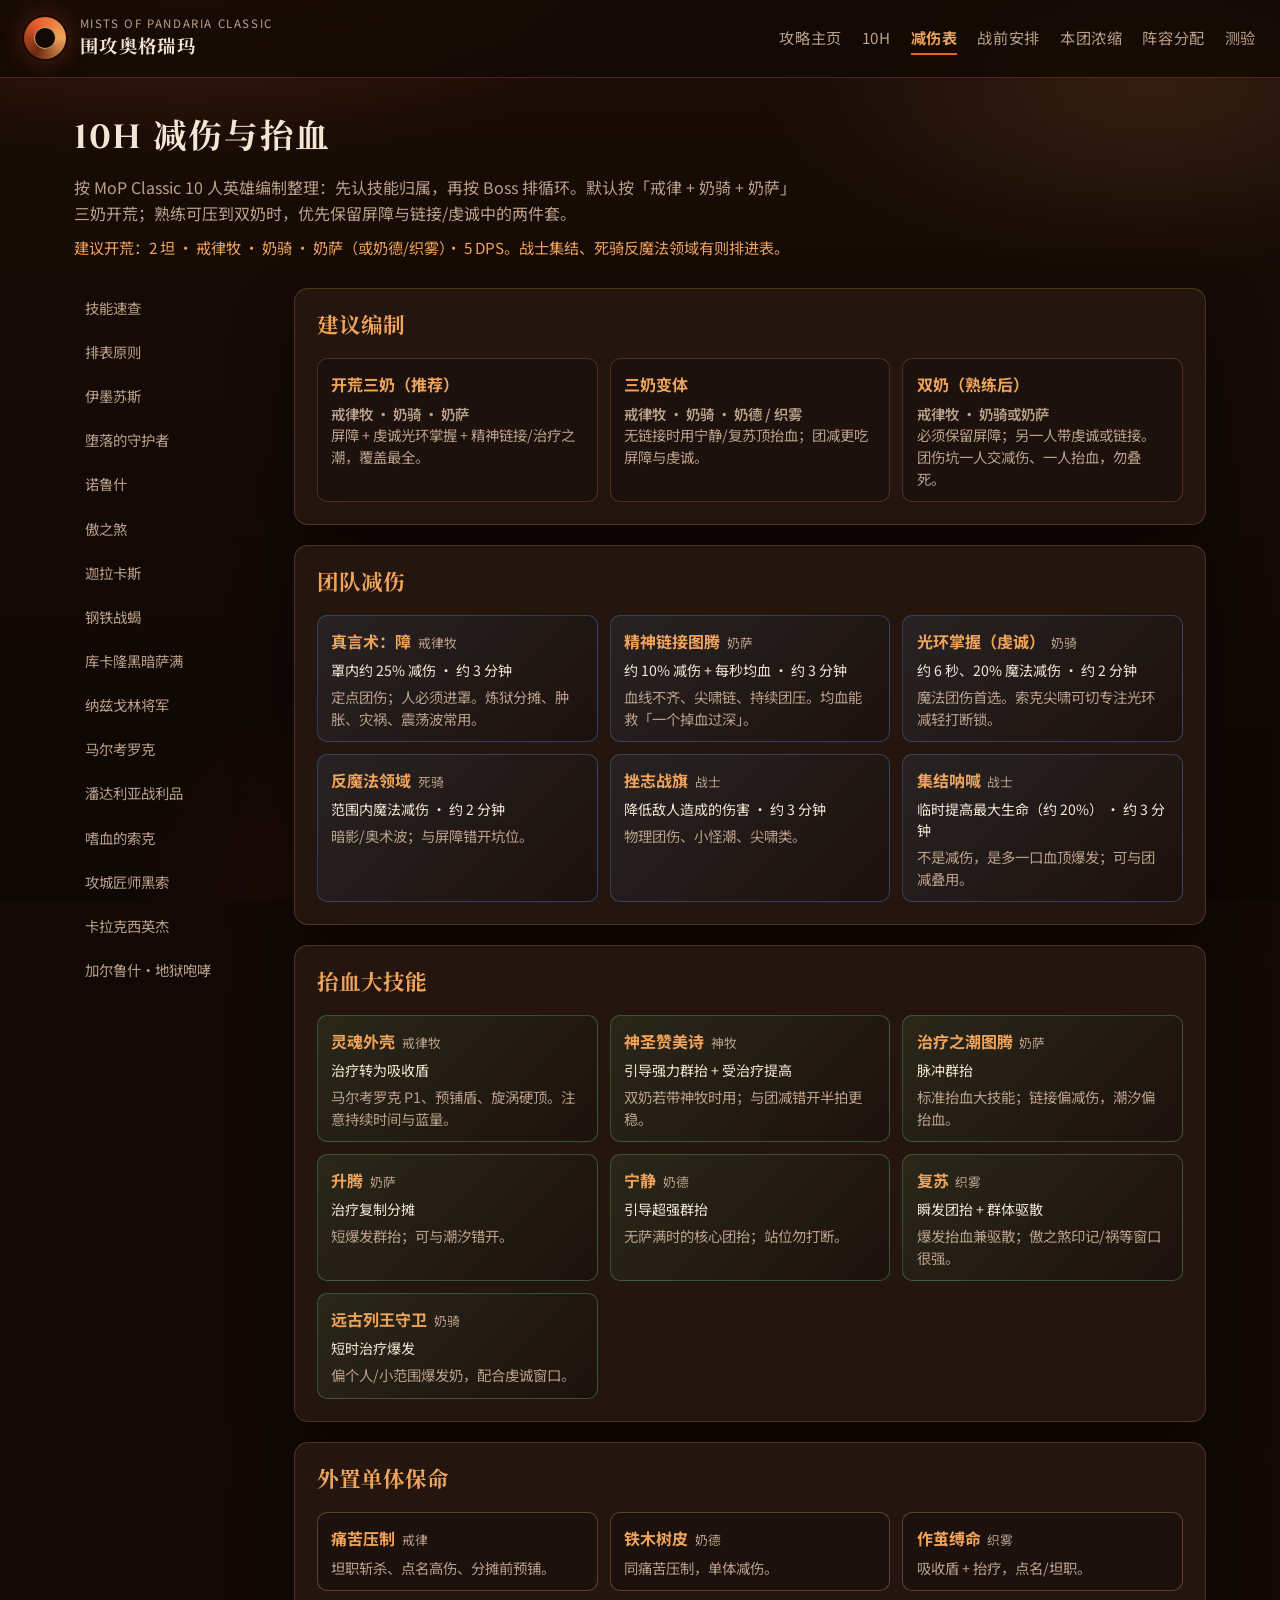
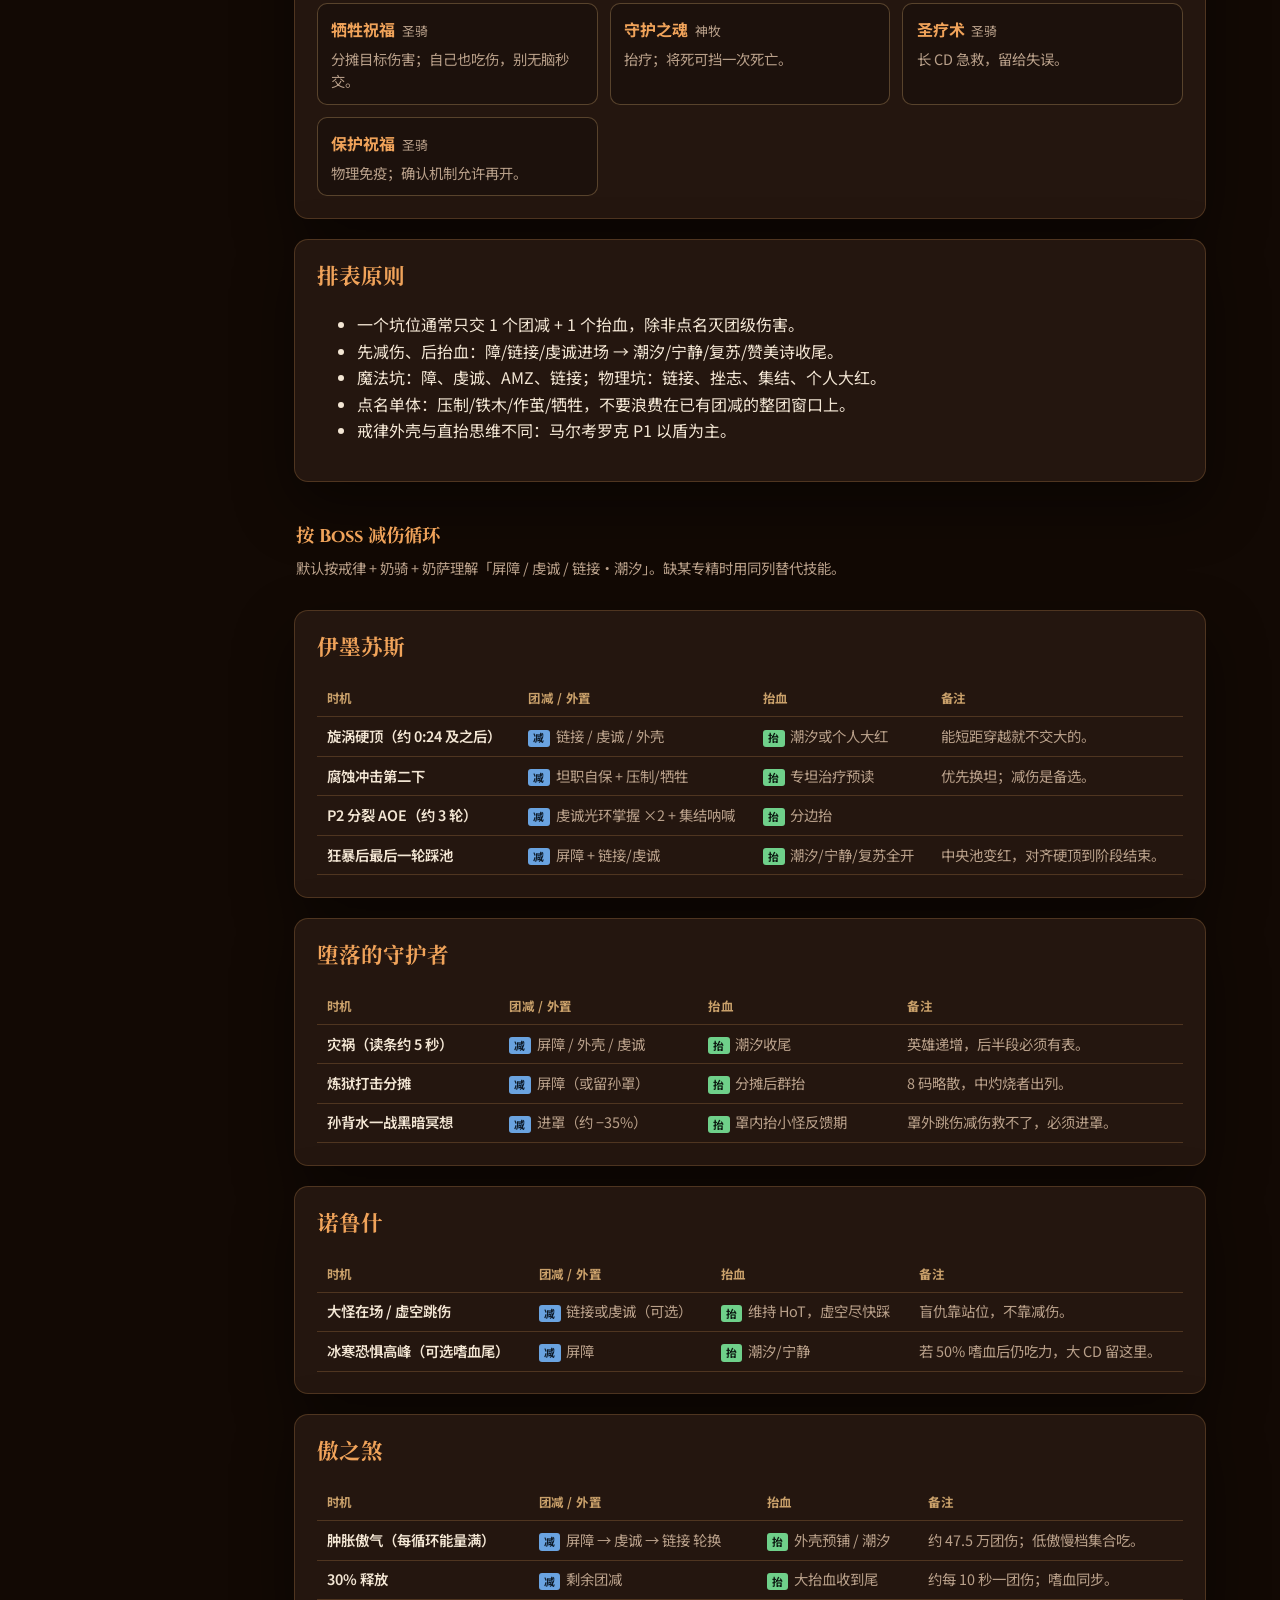
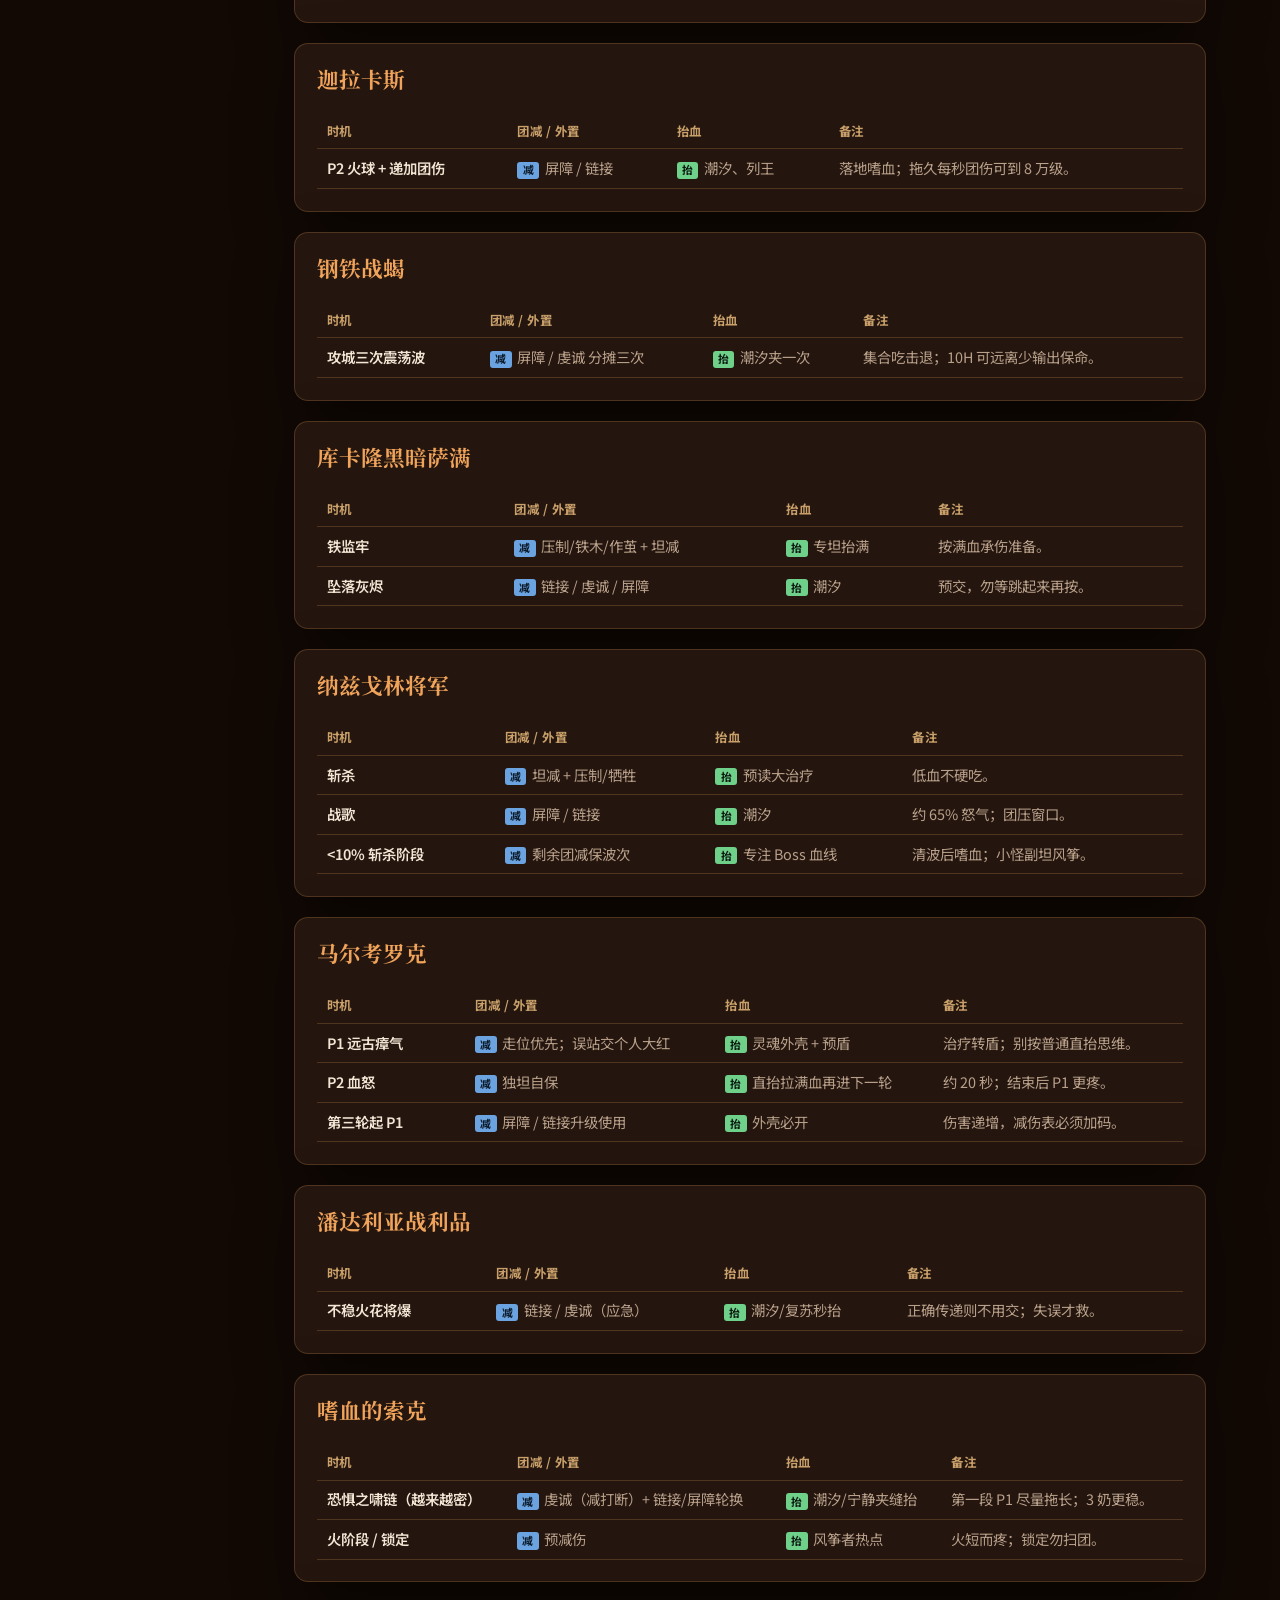
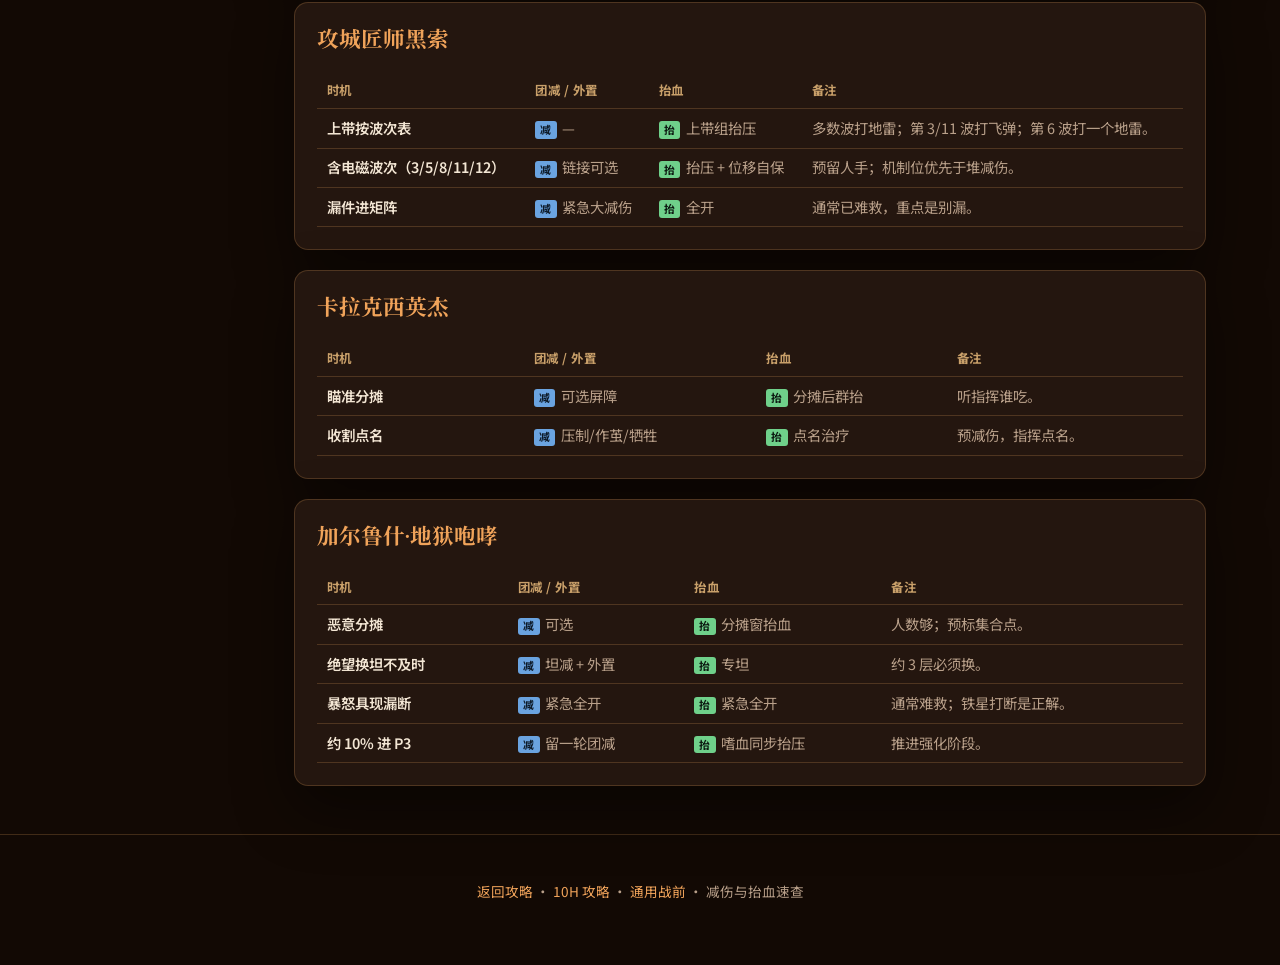
<file: cds.html>
<!DOCTYPE html>
<html lang="zh-CN">
<head>
  <meta charset="UTF-8" />
  <meta name="viewport" content="width=device-width, initial-scale=1" />
  <title>SOO 10H 减伤与抬血 | 围攻奥格瑞玛</title>
  <link rel="preconnect" href="https://fonts.googleapis.com" />
  <link rel="preconnect" href="https://fonts.gstatic.com" crossorigin />
  <link href="https://fonts.googleapis.com/css2?family=Cinzel:wght@600;700&family=Noto+Sans+SC:wght@400;500;700&family=Noto+Serif+SC:wght@600;700&display=swap" rel="stylesheet" />
  <link rel="stylesheet" href="styles.css" />
</head>
<body class="brief-page brief-h10-page cds-page">
  <div class="bg-embers" aria-hidden="true"></div>

  <header class="site-header">
    <div class="brand">
      <span class="brand-mark" aria-hidden="true"></span>
      <div>
        <p class="brand-kicker">Mists of Pandaria Classic</p>
        <h1 class="brand-name">围攻奥格瑞玛</h1>
      </div>
    </div>
    <nav class="top-nav" aria-label="主导航">
      <a href="index.html">攻略主页</a>
      <a href="h10.html">10H</a>
      <a href="cds.html" aria-current="page">减伤表</a>
      <a href="brief.html">战前安排</a>
      <a href="roster-brief.html">本团浓缩</a>
      <a href="planner.html">阵容分配</a>
      <a href="quiz.html">测验</a>
    </nav>
  </header>

  <main>
    <section class="section brief-hero">
      <div class="section-head">
        <h2 id="cdsTitle">10H 减伤与抬血</h2>
        <p id="cdsLead"></p>
        <p class="h10-roster" id="cdsRoster"></p>
      </div>

      <div class="brief-layout">
        <aside class="brief-nav" id="cdsNav" aria-label="减伤表目录"></aside>
        <div class="brief-list" id="cdsList"></div>
      </div>
    </section>
  </main>

  <footer class="site-footer">
    <p>
      <a href="index.html">返回攻略</a> ·
      <a href="h10.html">10H 攻略</a> ·
      <a href="brief.html">通用战前</a> ·
      减伤与抬血速查
    </p>
  </footer>

  <script src="cds-data.js"></script>
  <script src="cds.js"></script>
</body>
</html>
</file>
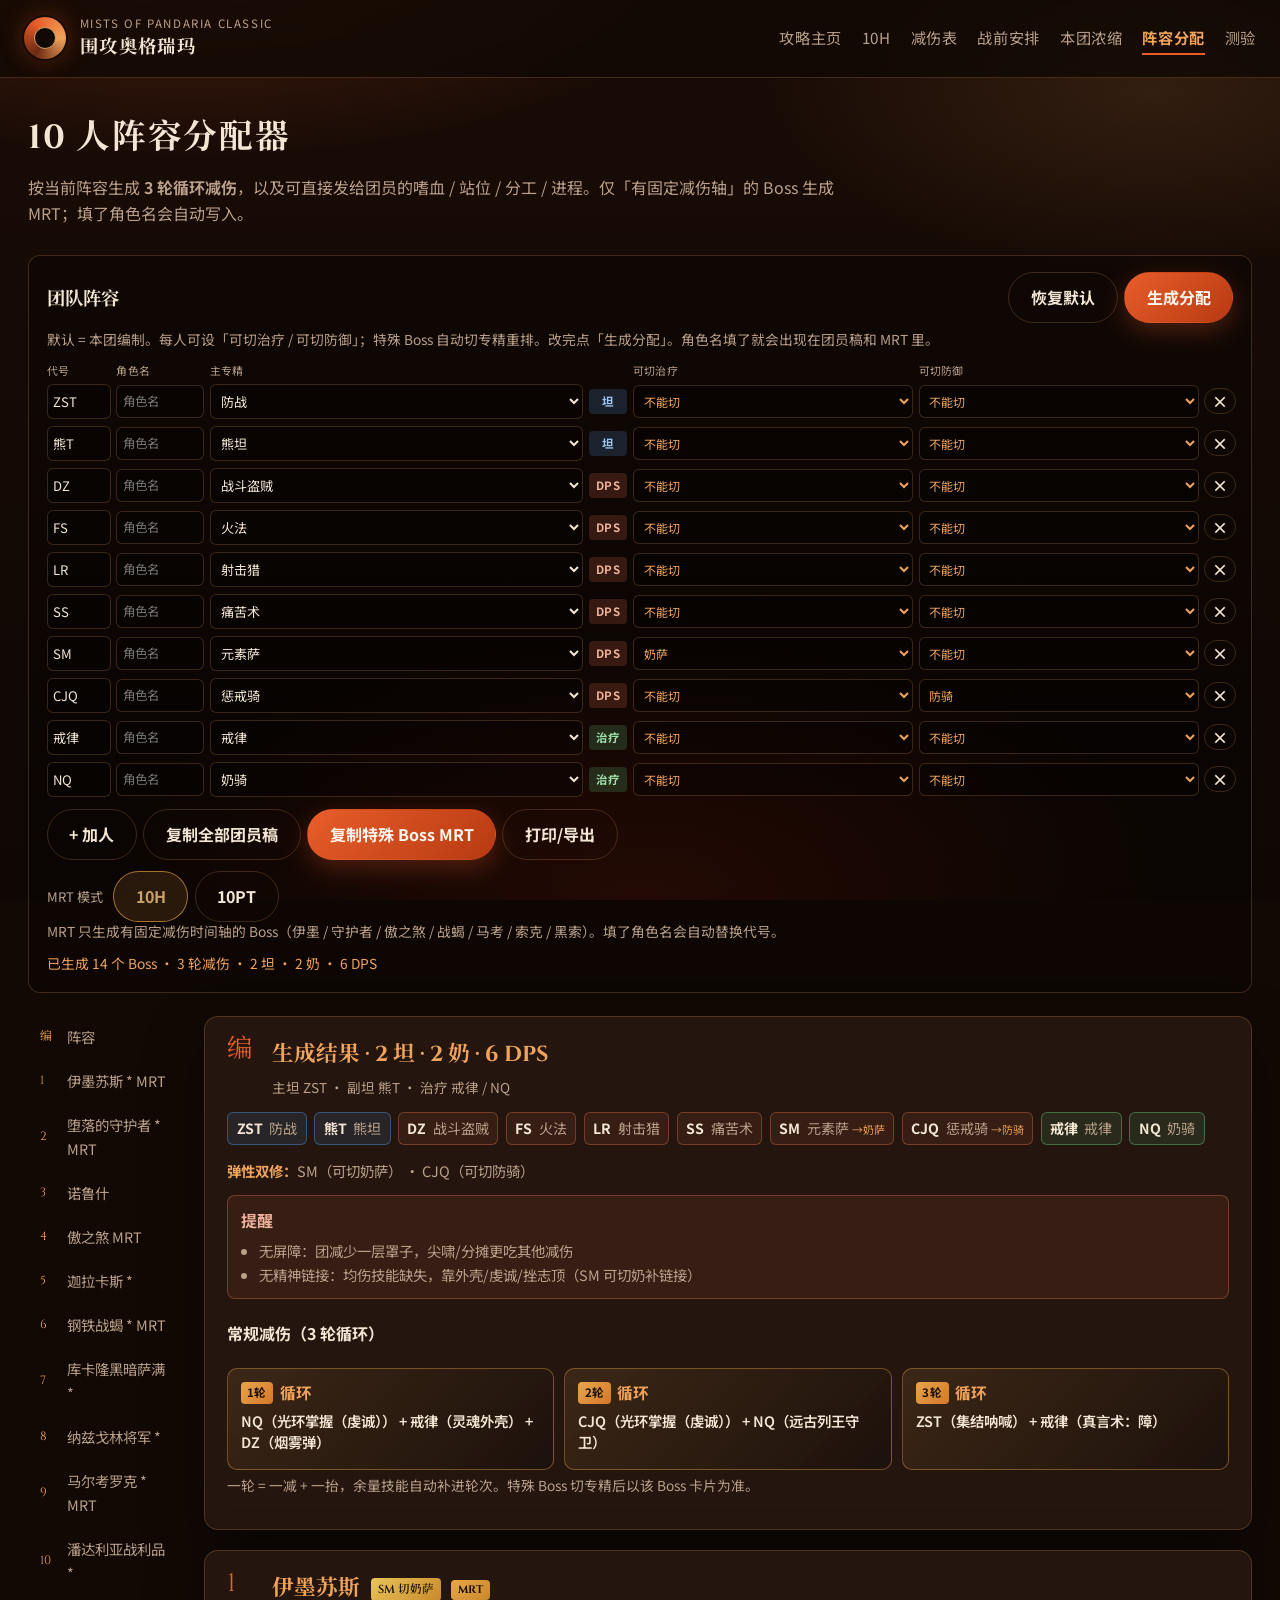
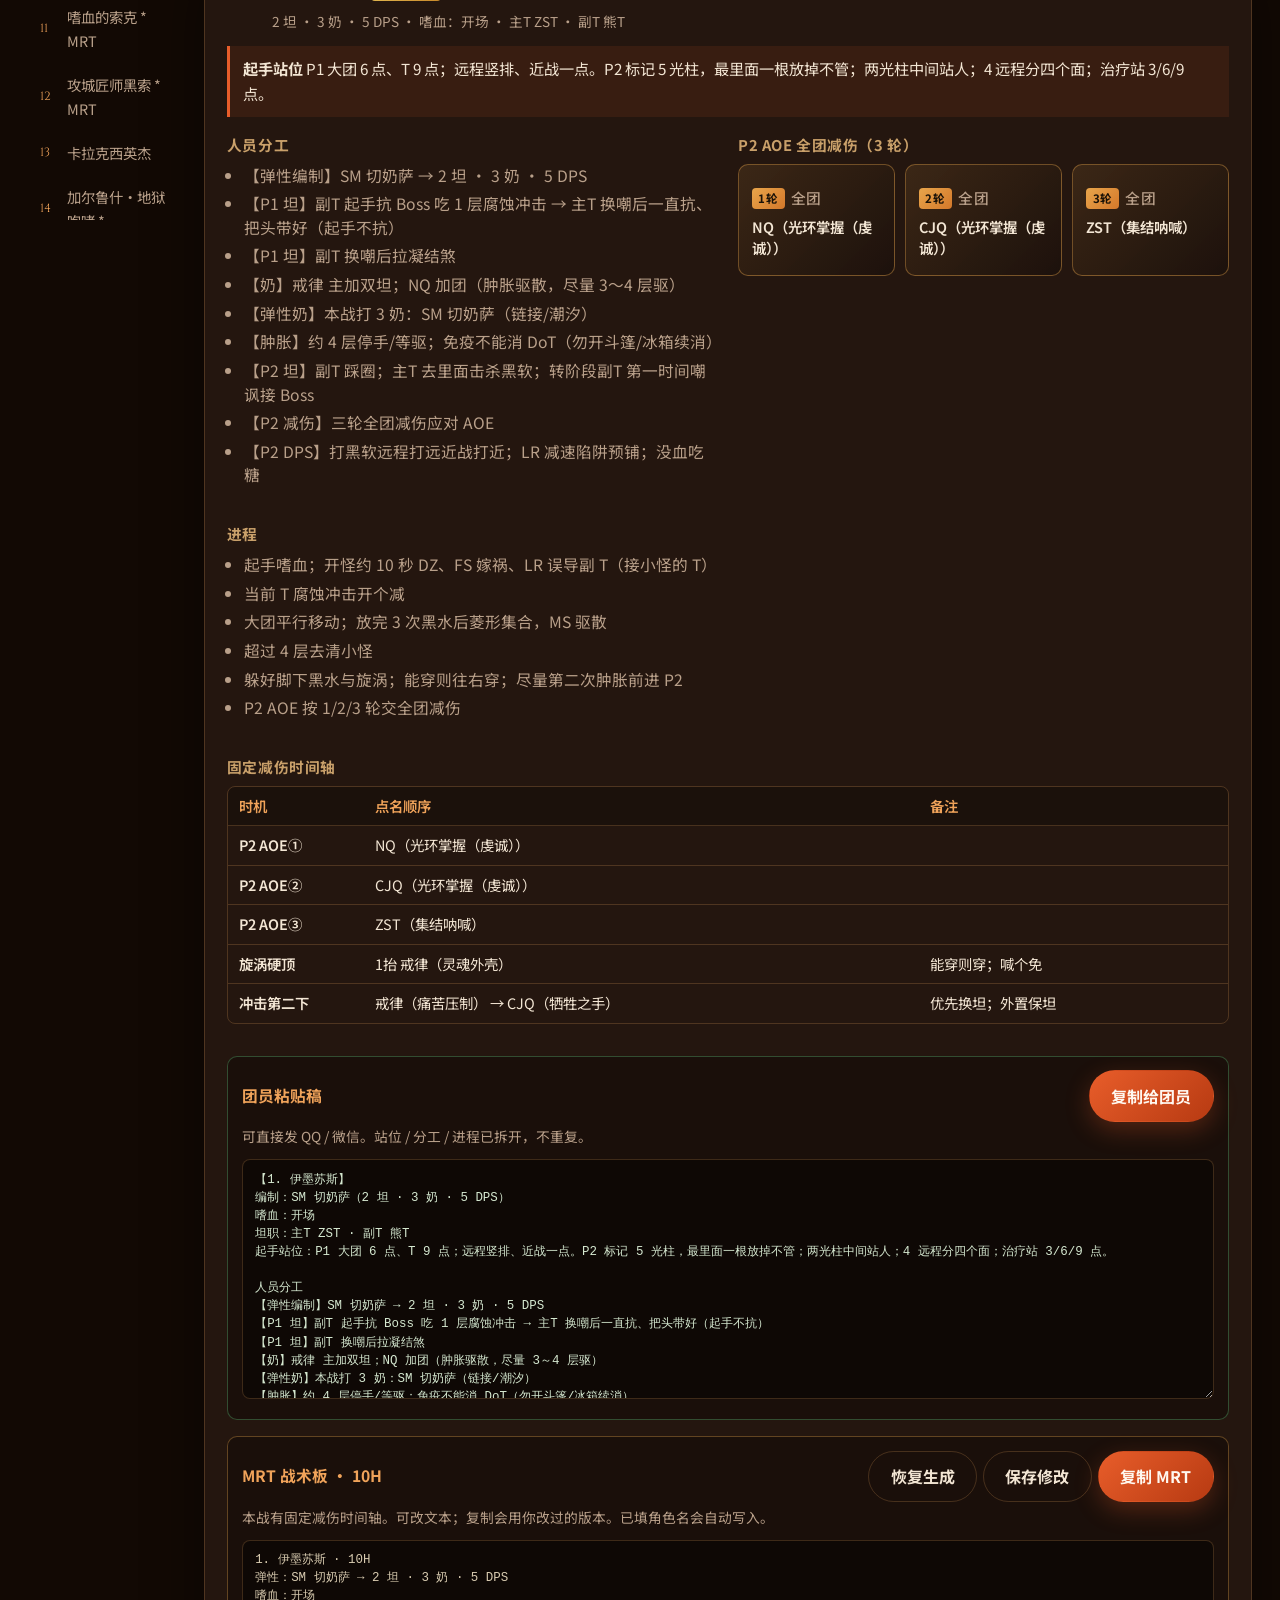
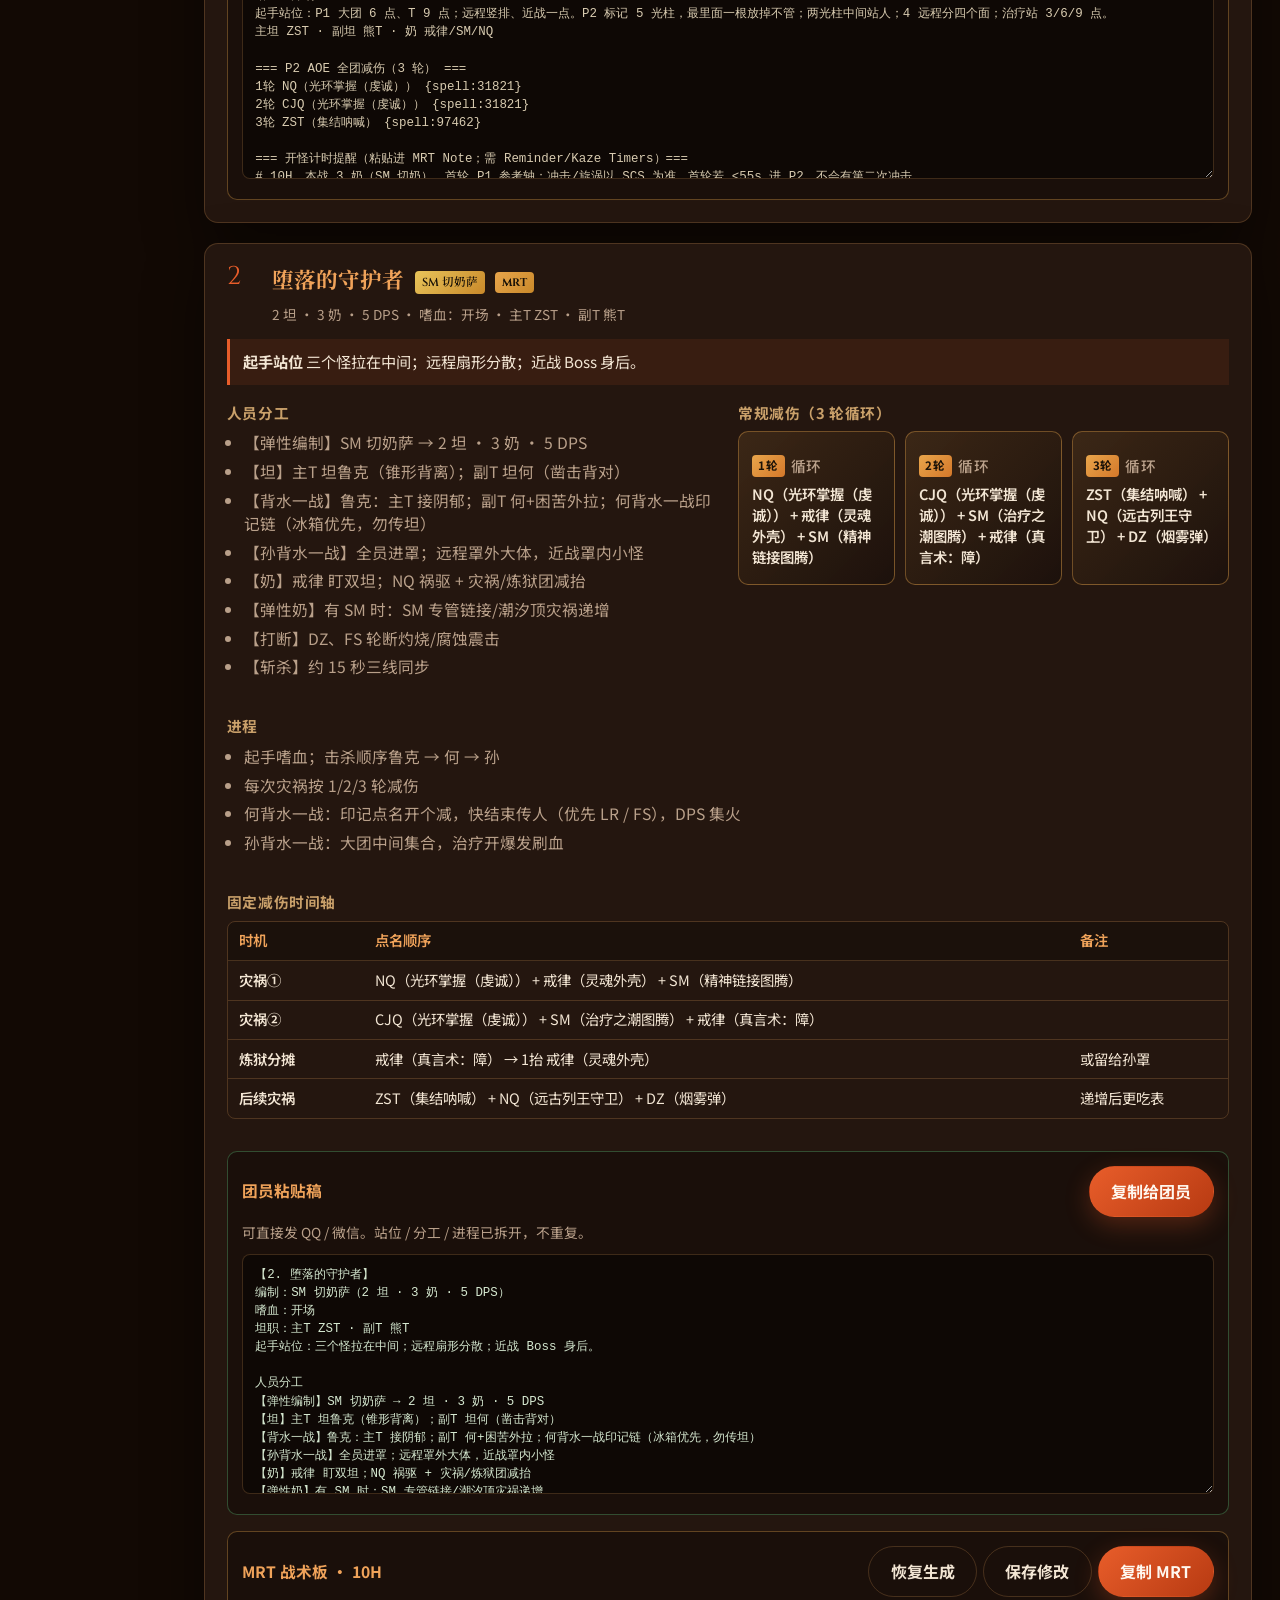
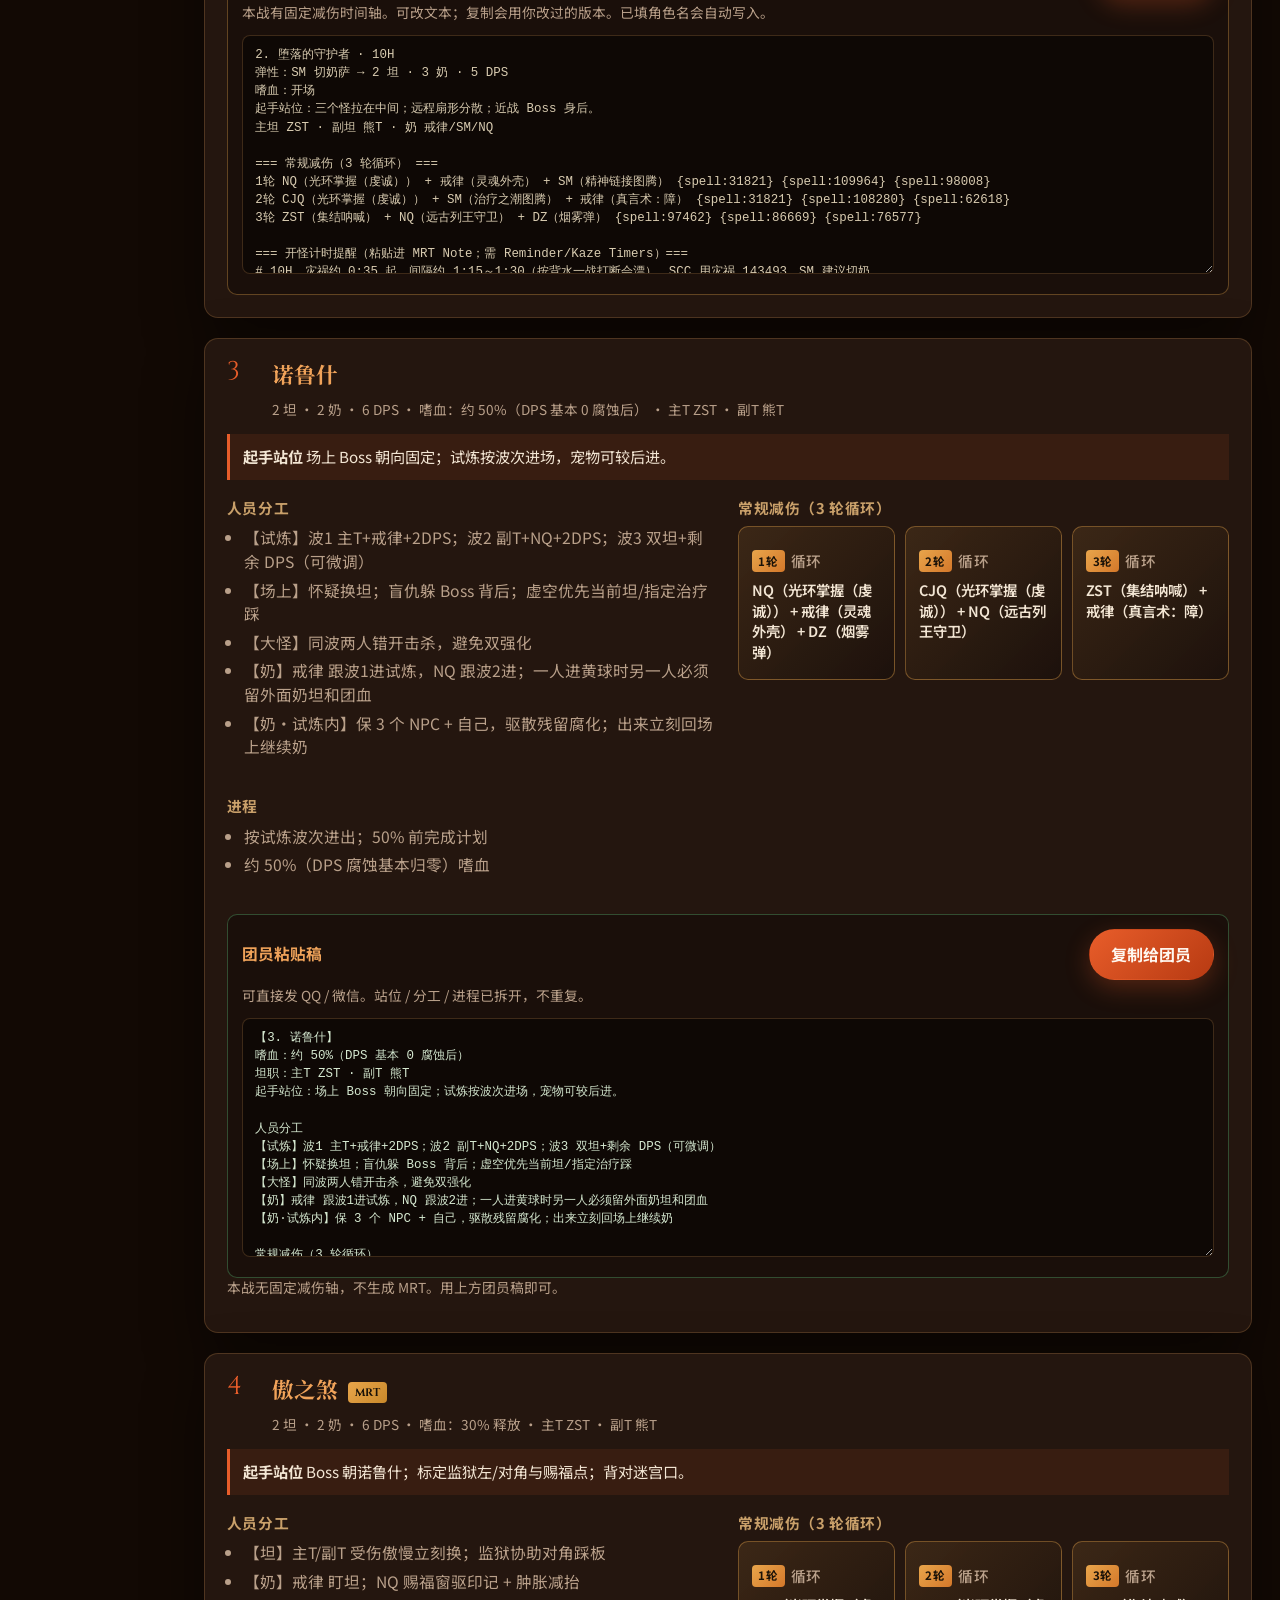
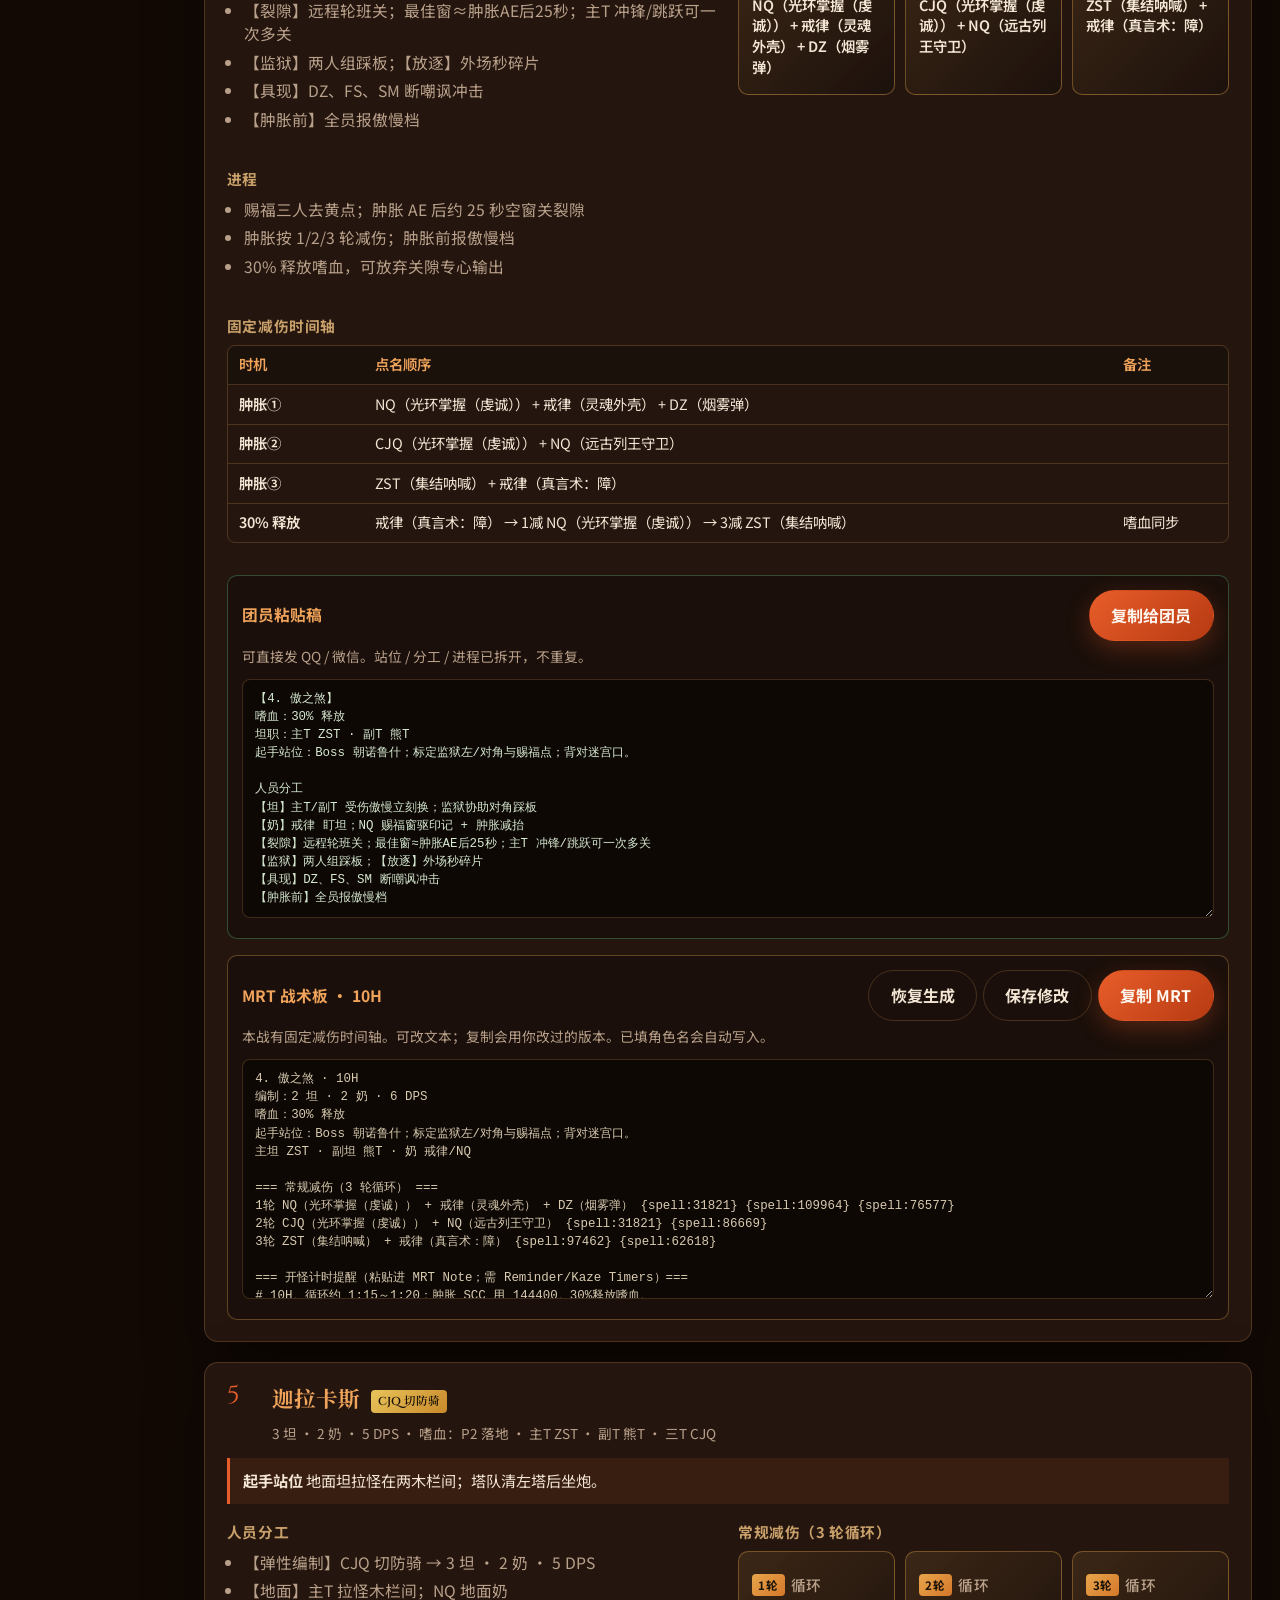
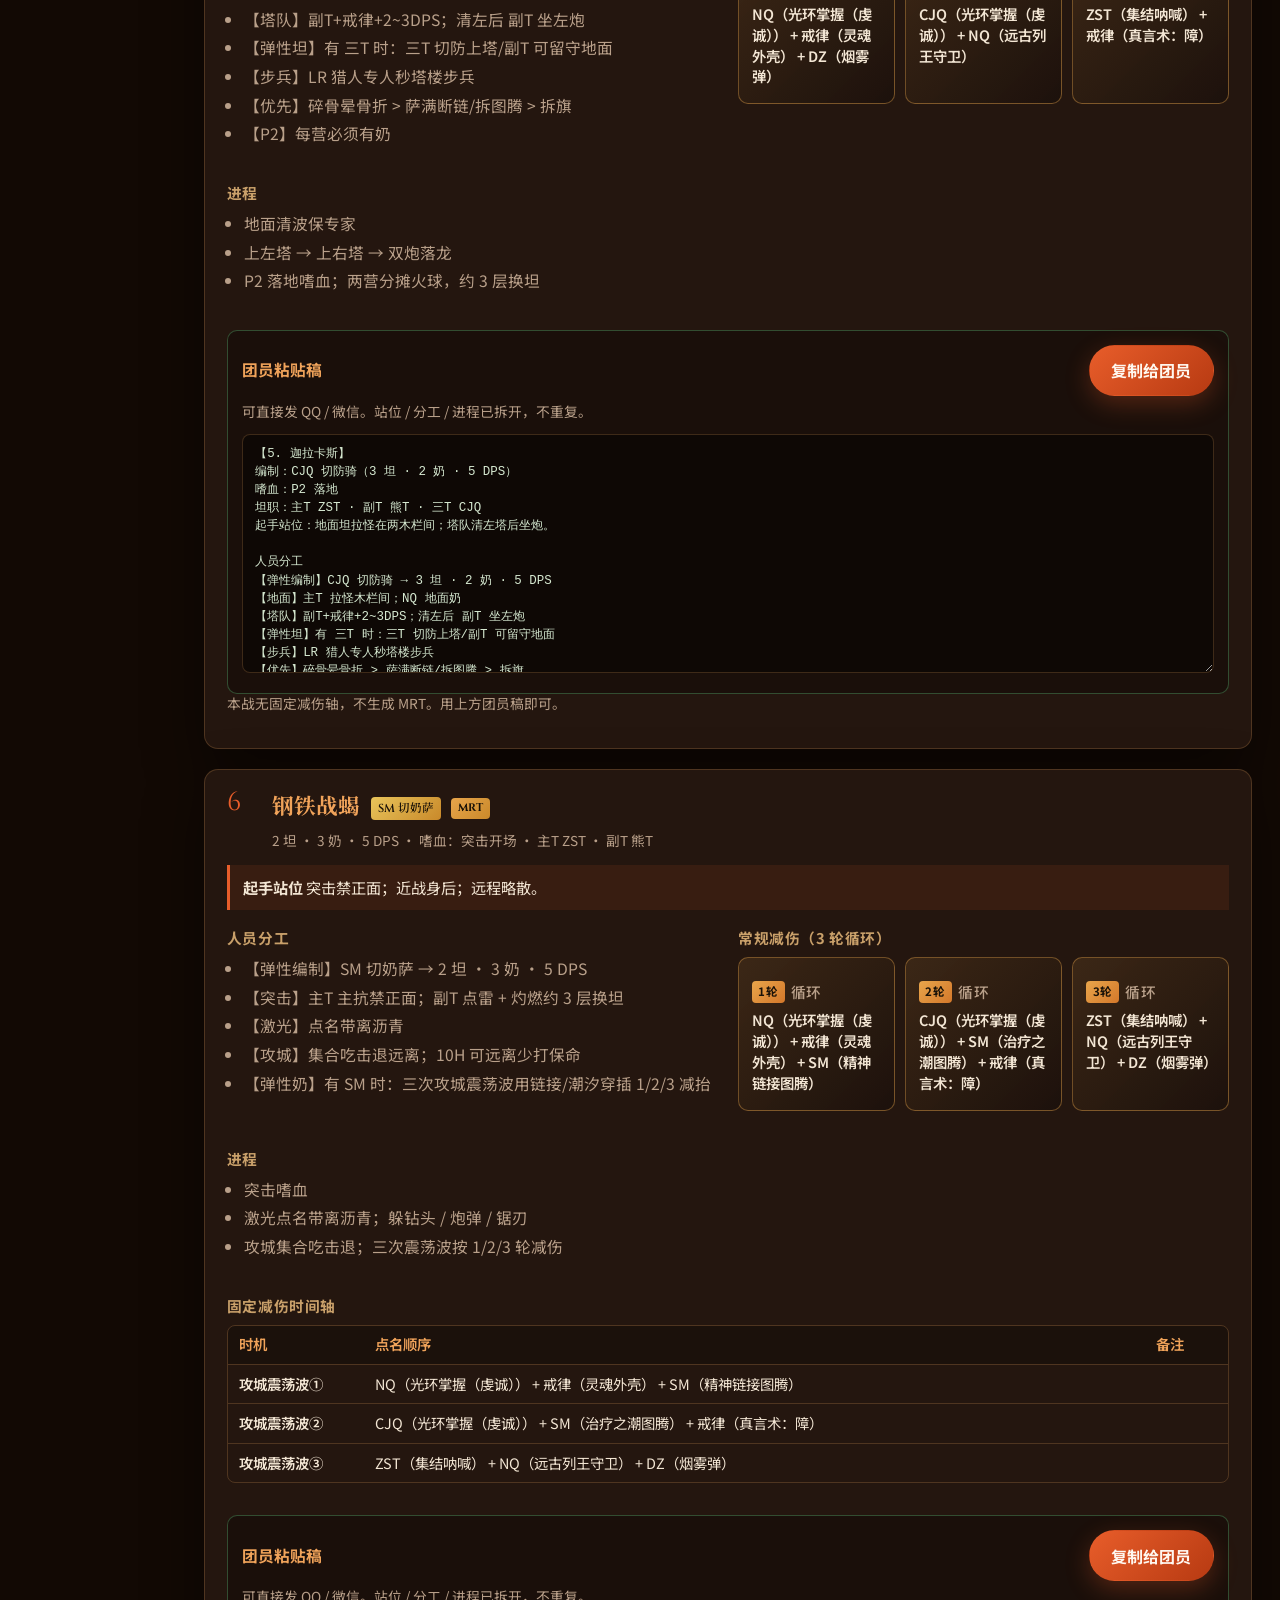
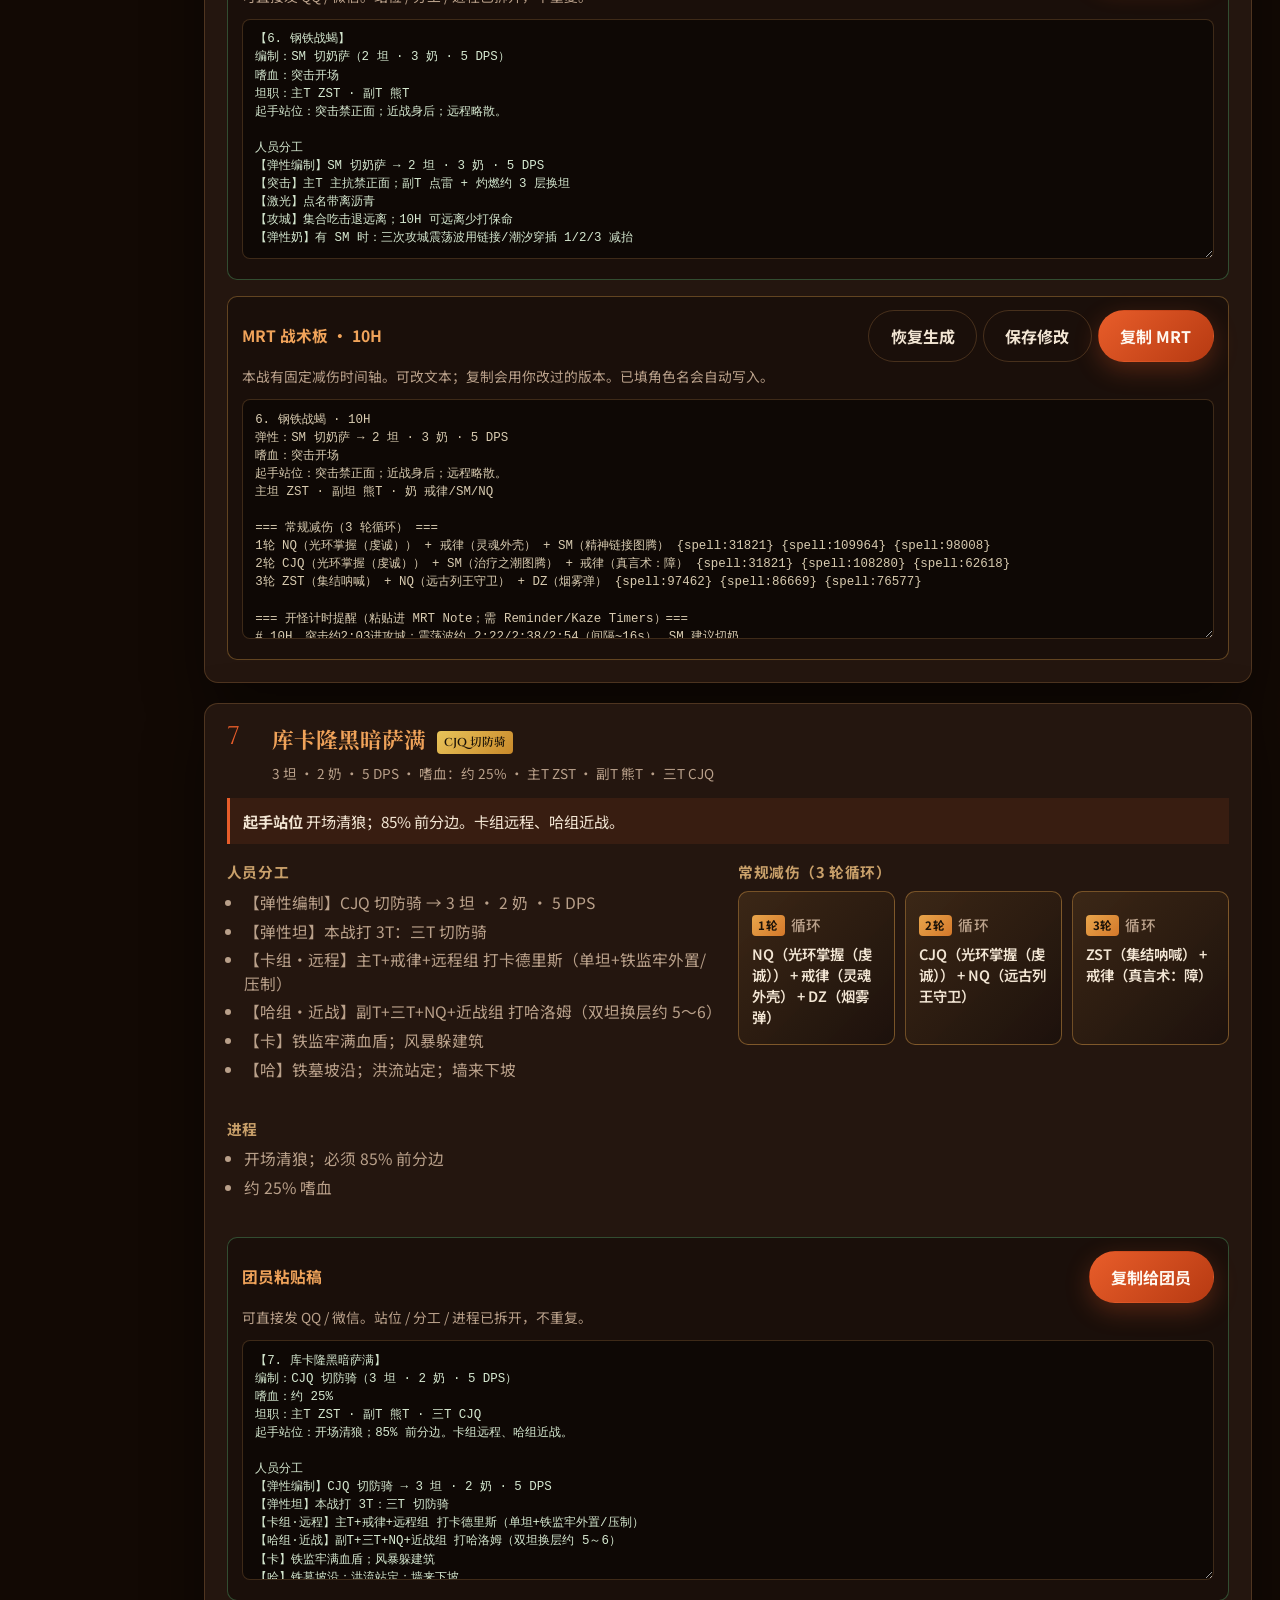
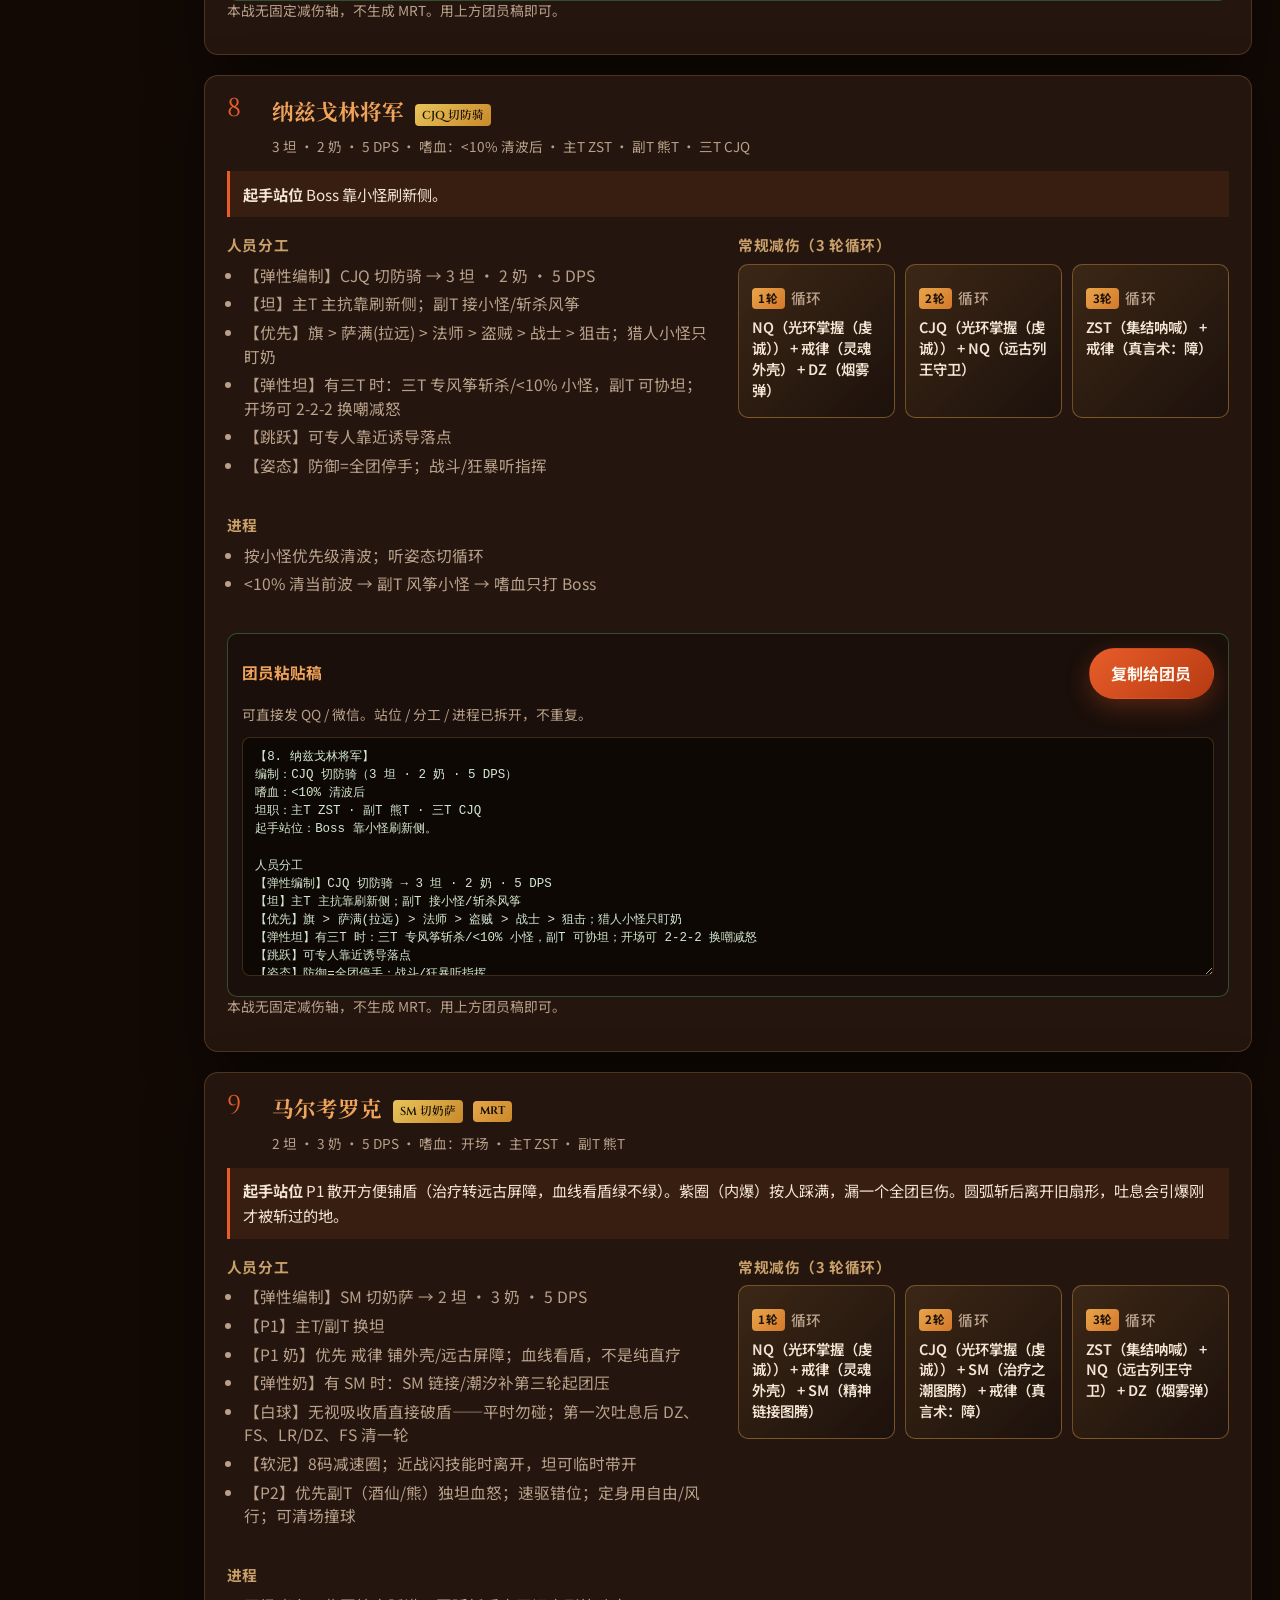
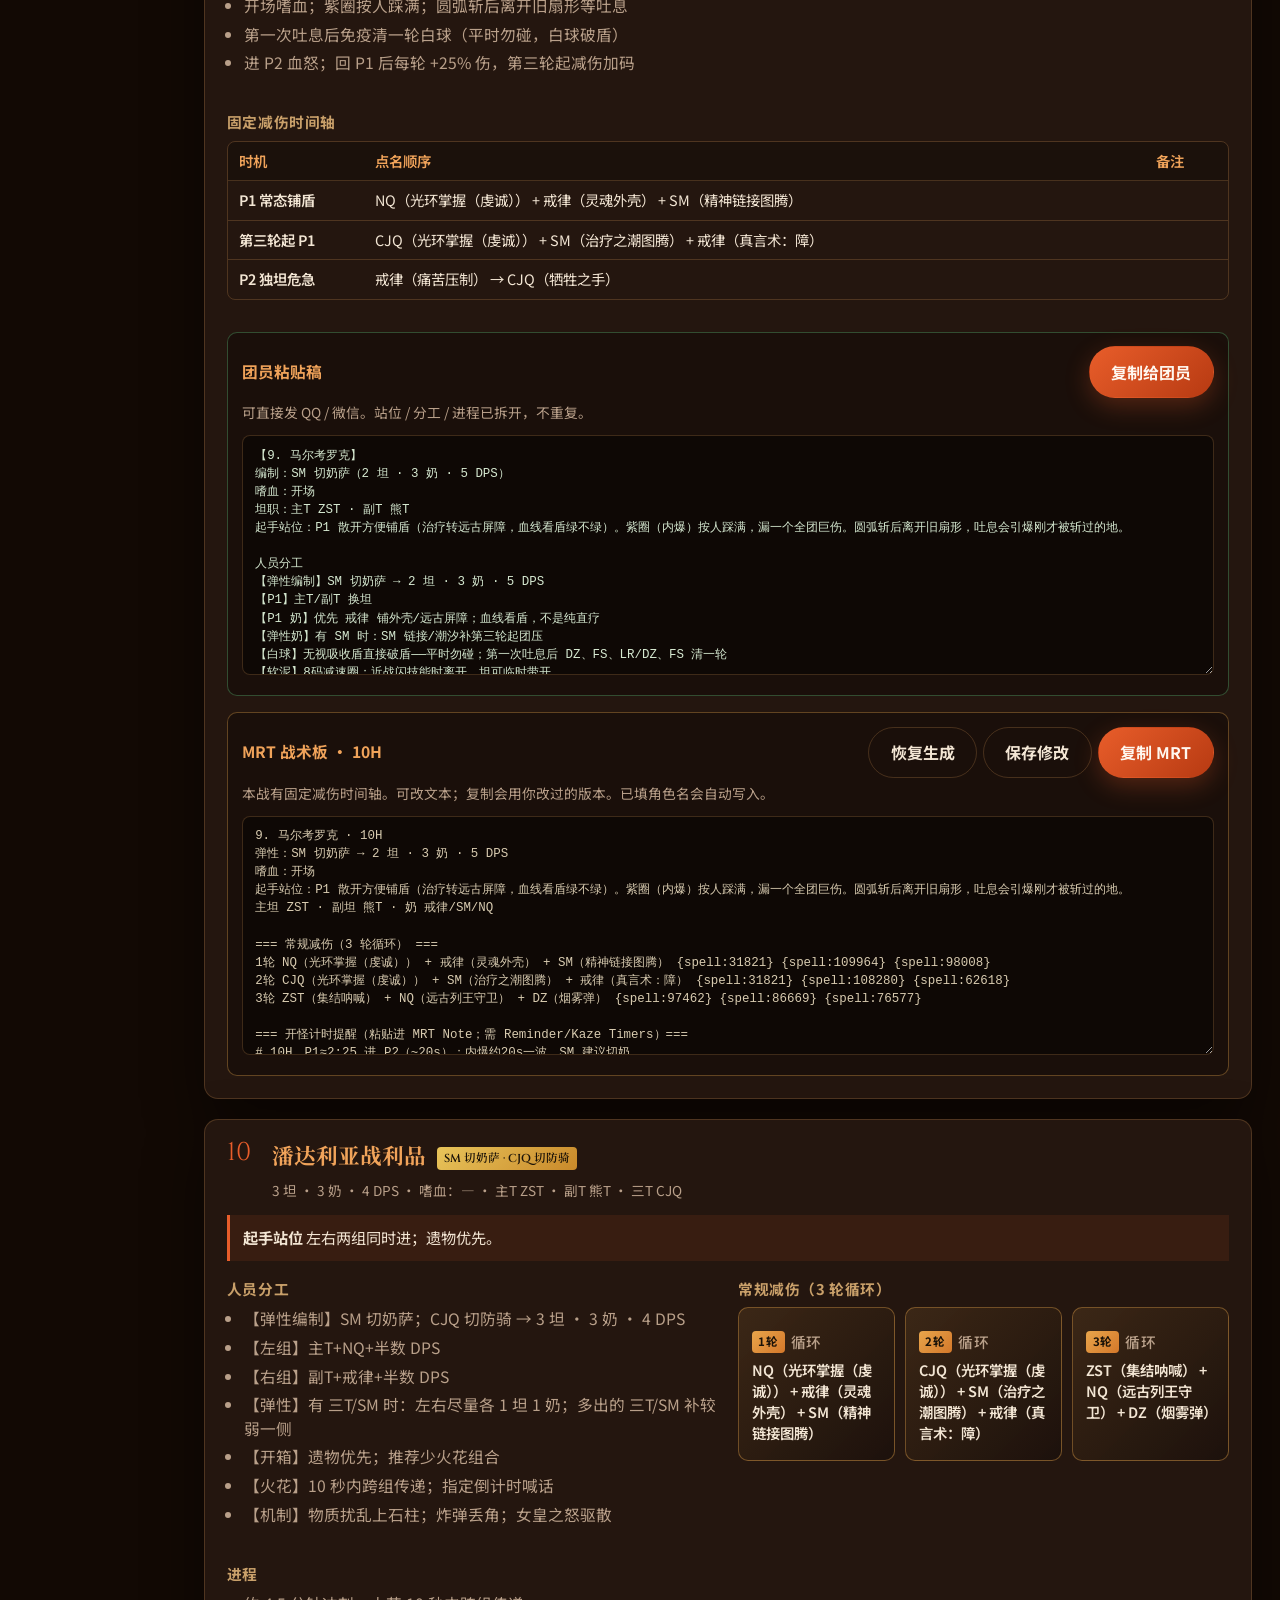
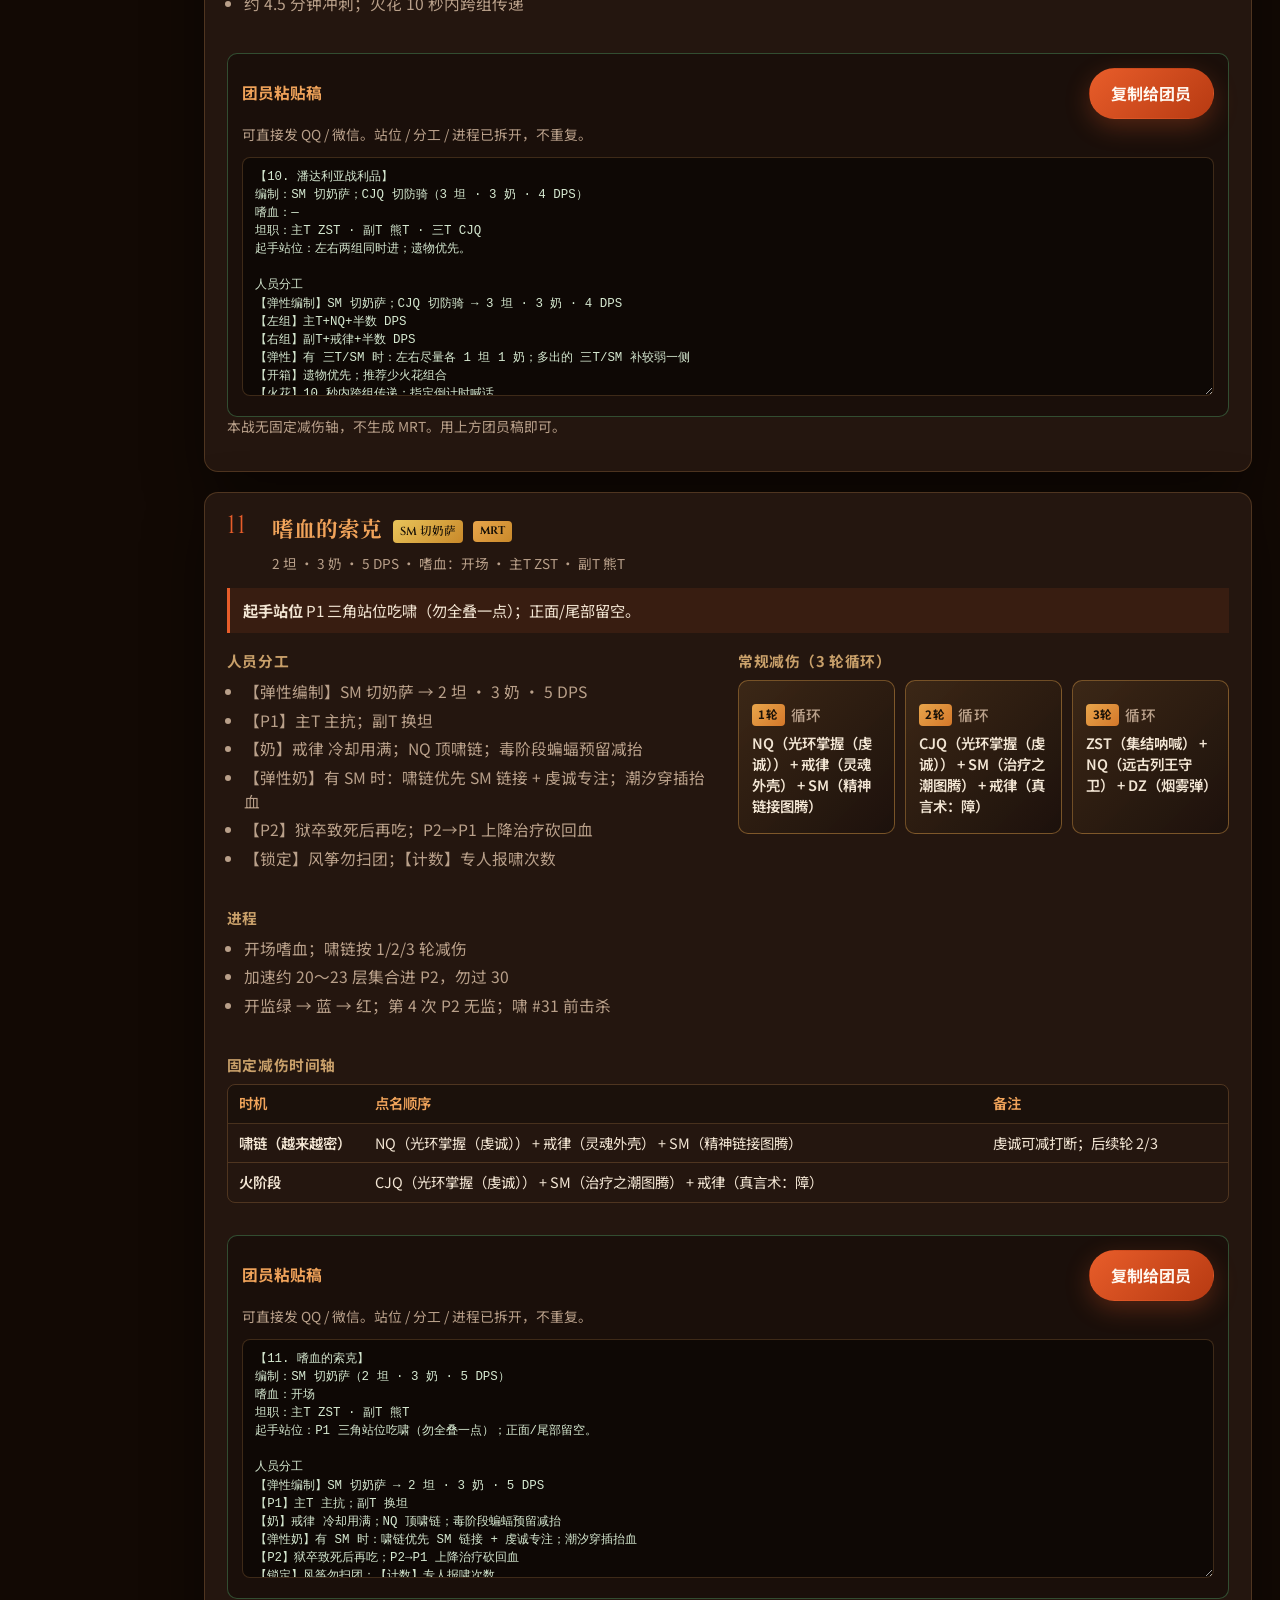
<file: planner.html>
<!DOCTYPE html>
<html lang="zh-CN">
<head>
  <meta charset="UTF-8" />
  <meta name="viewport" content="width=device-width, initial-scale=1" />
  <title>阵容分配器 | 围攻奥格瑞玛 10H</title>
  <link rel="preconnect" href="https://fonts.googleapis.com" />
  <link rel="preconnect" href="https://fonts.gstatic.com" crossorigin />
  <link href="https://fonts.googleapis.com/css2?family=Cinzel:wght@600;700&family=Noto+Sans+SC:wght@400;500;700&family=Noto+Serif+SC:wght@600;700&display=swap" rel="stylesheet" />
  <link rel="stylesheet" href="styles.css" />
</head>
<body class="brief-page brief-h10-page planner-page">
  <div class="bg-embers" aria-hidden="true"></div>

  <header class="site-header">
    <div class="brand">
      <span class="brand-mark" aria-hidden="true"></span>
      <div>
        <p class="brand-kicker">Mists of Pandaria Classic</p>
        <h1 class="brand-name">围攻奥格瑞玛</h1>
      </div>
    </div>
    <nav class="top-nav" aria-label="主导航">
      <a href="index.html">攻略主页</a>
      <a href="h10.html">10H</a>
      <a href="cds.html">减伤表</a>
      <a href="brief.html">战前安排</a>
      <a href="roster-brief.html">本团浓缩</a>
      <a href="planner.html" aria-current="page">阵容分配</a>
      <a href="quiz.html">测验</a>
    </nav>
  </header>

  <main>
    <section class="section brief-hero">
      <div class="section-head">
        <h2>10 人阵容分配器</h2>
        <p>按当前阵容生成 <strong>3 轮循环减伤</strong>，以及可直接发给团员的嗜血 / 站位 / 分工 / 进程。仅「有固定减伤轴」的 Boss 生成 MRT；填了角色名会自动写入。</p>
      </div>

      <div class="planner-layout">
        <aside class="planner-editor" aria-label="阵容编辑">
          <div class="planner-editor-head">
            <h3>团队阵容</h3>
            <div class="planner-actions">
              <button type="button" class="btn btn-ghost" id="btnReset">恢复默认</button>
              <button type="button" class="btn btn-primary" id="btnGenerate">生成分配</button>
            </div>
          </div>
          <p class="planner-hint">默认 = 本团编制。每人可设「可切治疗 / 可切防御」；特殊 Boss 自动切专精重排。改完点「生成分配」。角色名填了就会出现在团员稿和 MRT 里。</p>
          <div class="planner-col-labels" aria-hidden="true">
            <span>代号</span><span>角色名</span><span>主专精</span><span></span><span>可切治疗</span><span>可切防御</span><span></span>
          </div>
          <div id="rosterRows" class="planner-rows"></div>
          <div class="planner-actions planner-actions--bottom">
            <button type="button" class="btn btn-ghost" id="btnAdd">+ 加人</button>
            <button type="button" class="btn btn-ghost" id="btnCopy">复制全部团员稿</button>
            <button type="button" class="btn btn-primary" id="btnMrtAll">复制特殊 Boss MRT</button>
            <button type="button" class="btn btn-ghost" id="btnPrint">打印/导出</button>
          </div>
          <div class="planner-mrt-mode" role="group" aria-label="MRT 难度模式">
            <span class="planner-mrt-mode-label">MRT 模式</span>
            <button type="button" class="btn btn-ghost btn-mrt-mode" data-mrt-mode="h10" id="btnMrtModeH" aria-pressed="true">10H</button>
            <button type="button" class="btn btn-ghost btn-mrt-mode" data-mrt-mode="n10" id="btnMrtModeN" aria-pressed="false">10PT</button>
          </div>
            <p class="planner-hint">MRT 只生成有固定减伤时间轴的 Boss（伊墨 / 守护者 / 傲之煞 / 战蝎 / 马考 / 索克 / 黑索）。填了角色名会自动替换代号。</p>
          <p class="planner-status" id="plannerStatus" aria-live="polite"></p>
        </aside>

        <div class="brief-layout planner-result">
          <aside class="brief-nav" id="planNav" aria-label="Boss 目录"></aside>
          <div class="brief-list" id="planList"></div>
        </div>
      </div>
    </section>
  </main>

  <footer class="site-footer">
    <p>
      <a href="roster-brief.html">本团浓缩</a> ·
      <a href="cds.html">减伤表</a> ·
      <a href="h10.html">10H 攻略</a> ·
      按专精能力自动点名；可再手改
    </p>
  </footer>

  <script src="planner-specs.js"></script>
  <script src="planner-bosses.js"></script>
  <script src="planner-engine.js"></script>
  <script src="planner-mrt-data.js"></script>
  <script src="planner-mrt.js"></script>
  <script src="planner.js"></script>
</body>
</html>
</file>
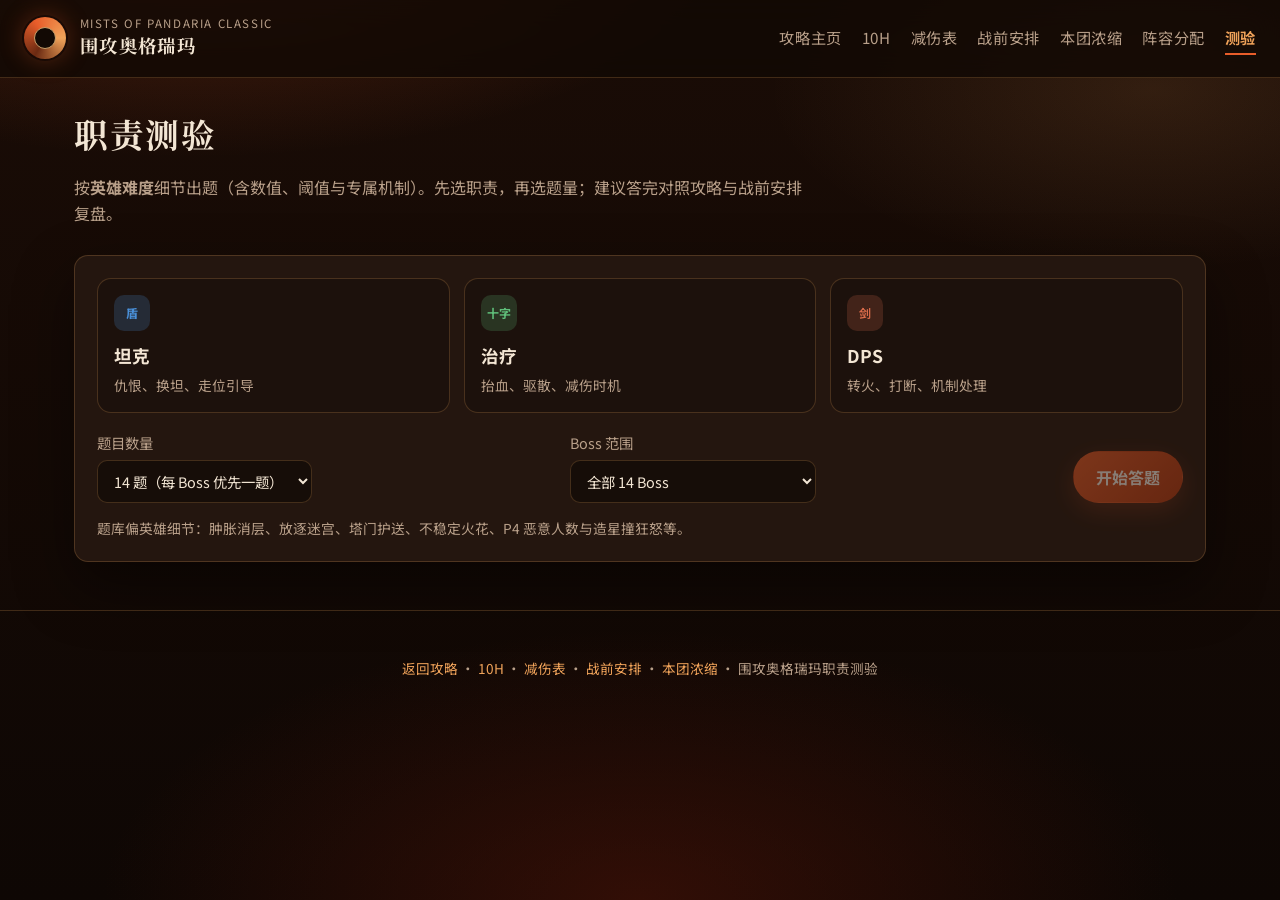
<file: quiz.html>
<!DOCTYPE html>
<html lang="zh-CN">
<head>
  <meta charset="UTF-8" />
  <meta name="viewport" content="width=device-width, initial-scale=1" />
  <title>SOO 职责测验 | 围攻奥格瑞玛</title>
  <link rel="preconnect" href="https://fonts.googleapis.com" />
  <link rel="preconnect" href="https://fonts.gstatic.com" crossorigin />
  <link href="https://fonts.googleapis.com/css2?family=Cinzel:wght@600;700&family=Noto+Sans+SC:wght@400;500;700&family=Noto+Serif+SC:wght@600;700&display=swap" rel="stylesheet" />
  <link rel="stylesheet" href="styles.css" />
</head>
<body class="quiz-page">
  <div class="bg-embers" aria-hidden="true"></div>

  <header class="site-header">
    <div class="brand">
      <span class="brand-mark" aria-hidden="true"></span>
      <div>
        <p class="brand-kicker">Mists of Pandaria Classic</p>
        <h1 class="brand-name">围攻奥格瑞玛</h1>
      </div>
    </div>
    <nav class="top-nav" aria-label="主导航">
      <a href="index.html">攻略主页</a>
      <a href="h10.html">10H</a>
      <a href="cds.html">减伤表</a>
      <a href="brief.html">战前安排</a>
      <a href="roster-brief.html">本团浓缩</a>
      <a href="planner.html">阵容分配</a>
      <a href="quiz.html" aria-current="page">测验</a>
    </nav>
  </header>

  <main>
    <section class="section quiz-section quiz-page-hero" id="quiz">
      <div class="section-head">
        <h2>职责测验</h2>
        <p>按<strong>英雄难度</strong>细节出题（含数值、阈值与专属机制）。先选职责，再选题量；建议答完对照攻略与战前安排复盘。</p>
      </div>

      <div class="quiz-setup" id="quizSetup">
        <div class="role-picker" role="radiogroup" aria-label="选择职责">
          <button type="button" class="role-card" data-role="tank" aria-pressed="false">
            <span class="role-icon tank">盾</span>
            <strong>坦克</strong>
            <span>仇恨、换坦、走位引导</span>
          </button>
          <button type="button" class="role-card" data-role="healer" aria-pressed="false">
            <span class="role-icon healer">十字</span>
            <strong>治疗</strong>
            <span>抬血、驱散、减伤时机</span>
          </button>
          <button type="button" class="role-card" data-role="dps" aria-pressed="false">
            <span class="role-icon dps">剑</span>
            <strong>DPS</strong>
            <span>转火、打断、机制处理</span>
          </button>
        </div>

        <div class="quiz-options">
          <label>
            题目数量
            <select id="quizCount">
              <option value="10">10 题</option>
              <option value="14" selected>14 题（每 Boss 优先一题）</option>
              <option value="21">21 题</option>
              <option value="28">28 题</option>
              <option value="42">全部（约 42 题）</option>
            </select>
          </label>
          <label>
            Boss 范围
            <select id="quizScope">
              <option value="all" selected>全部 14 Boss</option>
              <option value="front">前半：1–7（泳池～城门）</option>
              <option value="back">后半：8–14（纳兹～加尔鲁什）</option>
            </select>
          </label>
          <button type="button" class="btn btn-primary" id="startQuiz" disabled>开始答题</button>
        </div>
        <p class="quiz-hint">题库偏英雄细节：肿胀消层、放逐迷宫、塔门护送、不稳定火花、P4 恶意人数与造星撞狂怒等。</p>
      </div>

      <div class="quiz-board hidden" id="quizBoard">
        <div class="quiz-progress">
          <div class="quiz-meta">
            <span id="quizRoleLabel"></span>
            <span id="quizProgressText">1 / 14</span>
          </div>
          <div class="progress-bar"><div id="progressFill"></div></div>
        </div>
        <form id="quizForm" class="quiz-form"></form>
        <div class="quiz-actions">
          <button type="button" class="btn btn-ghost" id="prevQ">上一题</button>
          <button type="button" class="btn btn-ghost" id="nextQ">下一题</button>
          <button type="submit" form="quizForm" class="btn btn-primary" id="submitQuiz">交卷并查看得分</button>
        </div>
      </div>

      <div class="quiz-result hidden" id="quizResult"></div>
    </section>
  </main>

  <footer class="site-footer">
    <p><a href="index.html">返回攻略</a> · <a href="h10.html">10H</a> · <a href="cds.html">减伤表</a> · <a href="brief.html">战前安排</a> · <a href="roster-brief.html">本团浓缩</a> · 围攻奥格瑞玛职责测验</p>
  </footer>

  <script src="data.js"></script>
  <script src="questions.js"></script>
  <script src="quiz.js"></script>
</body>
</html>
</file>
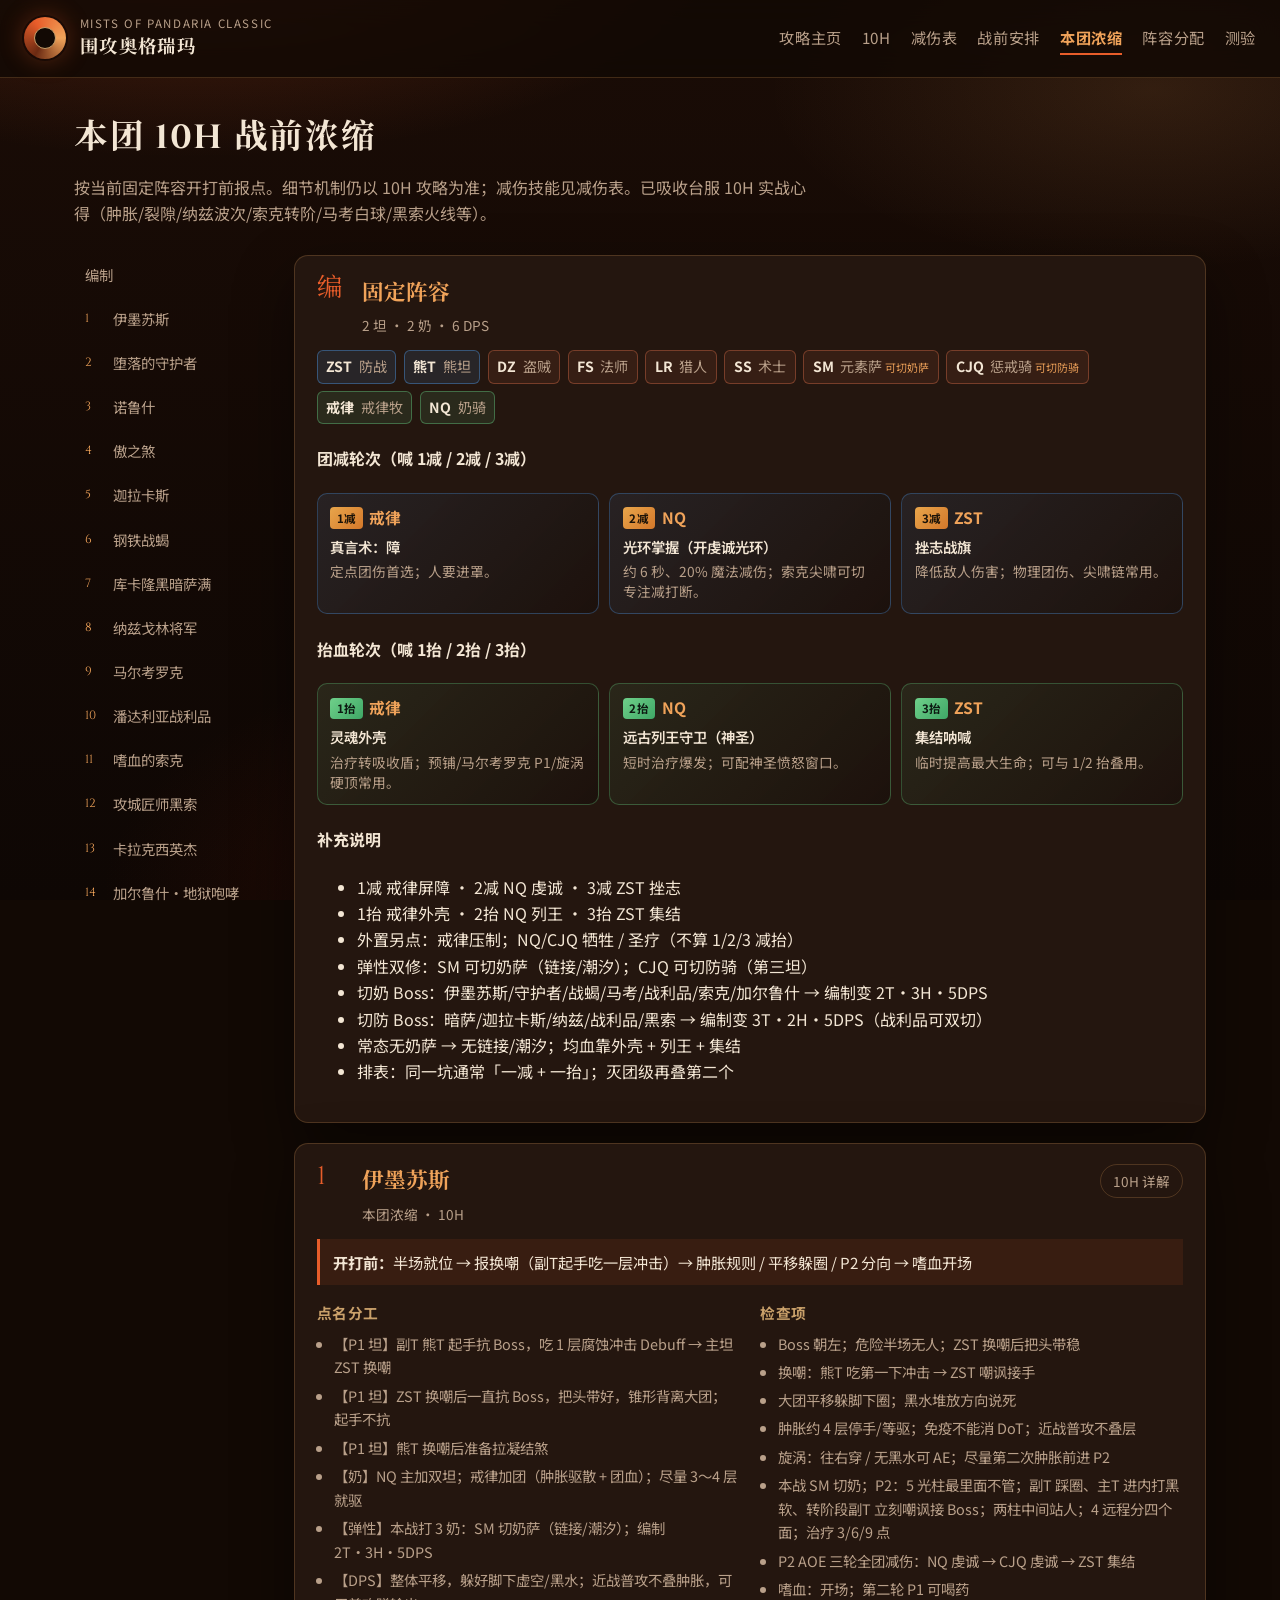
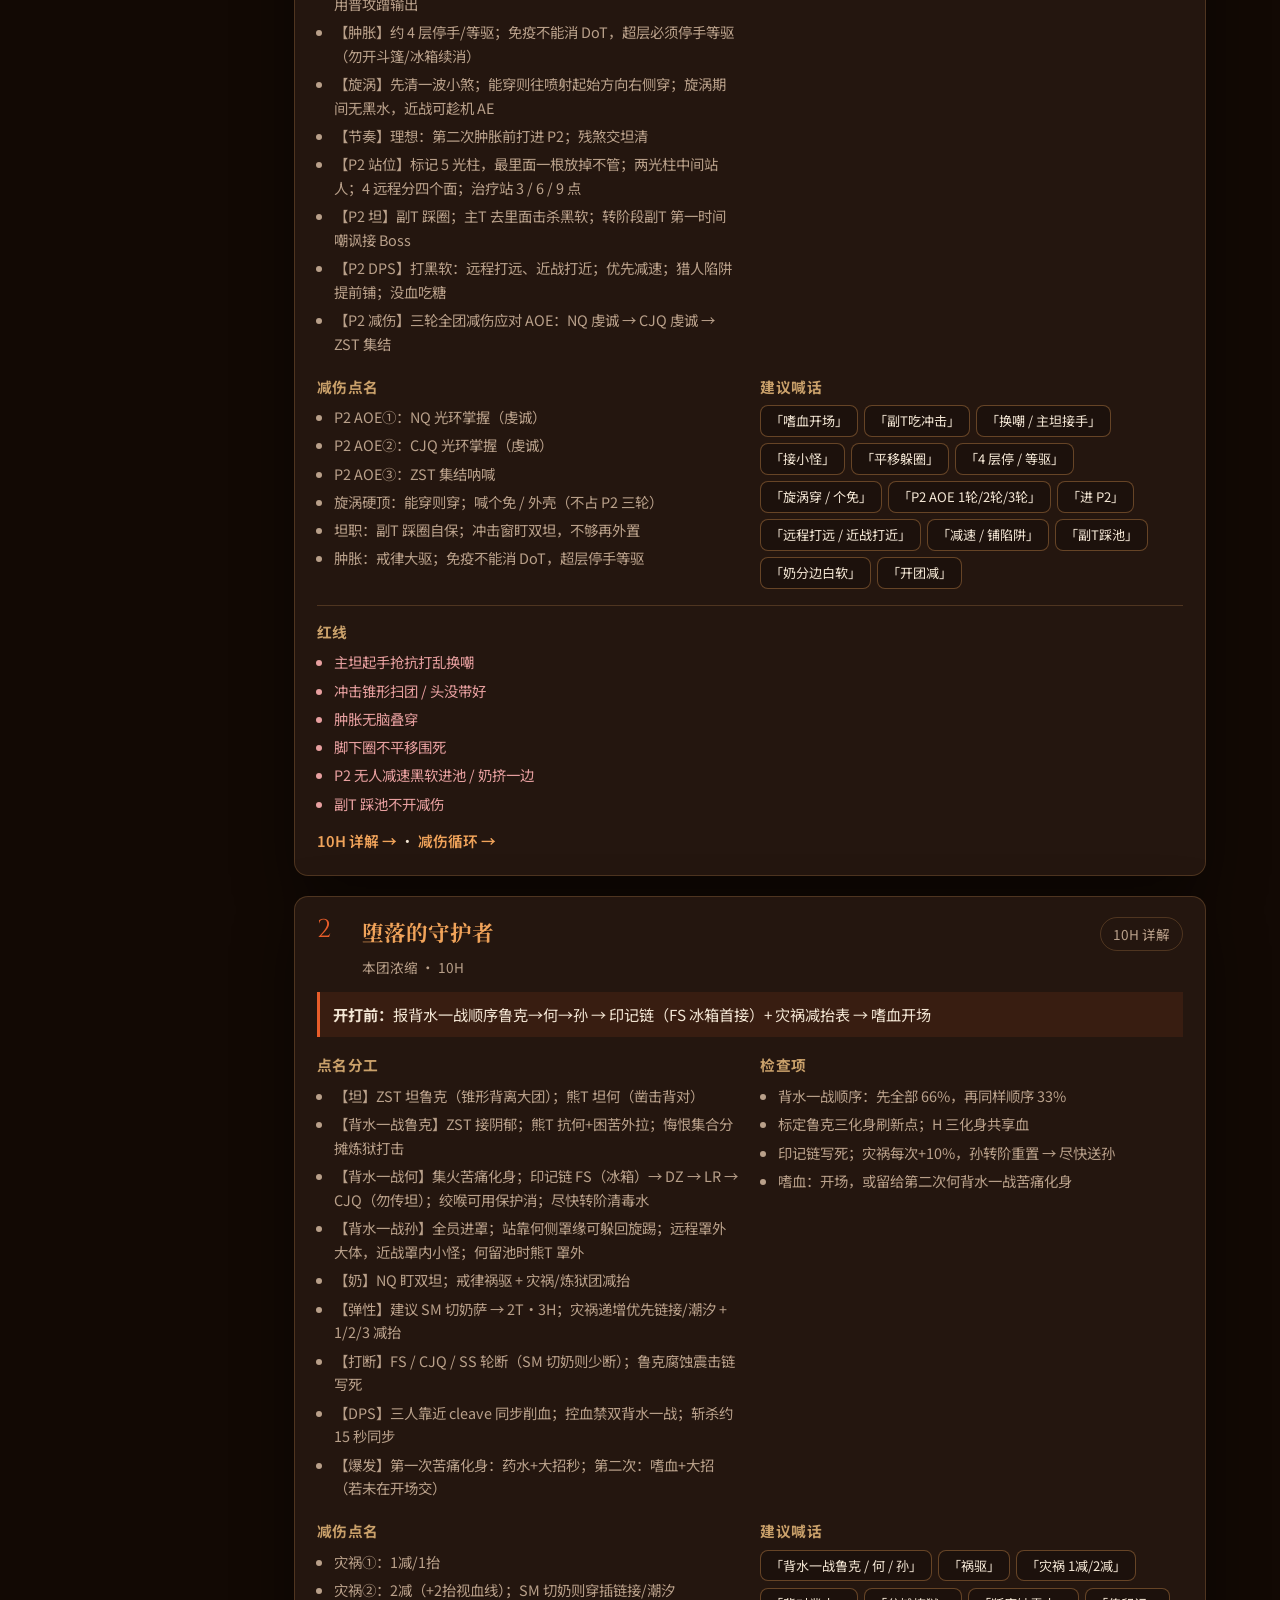
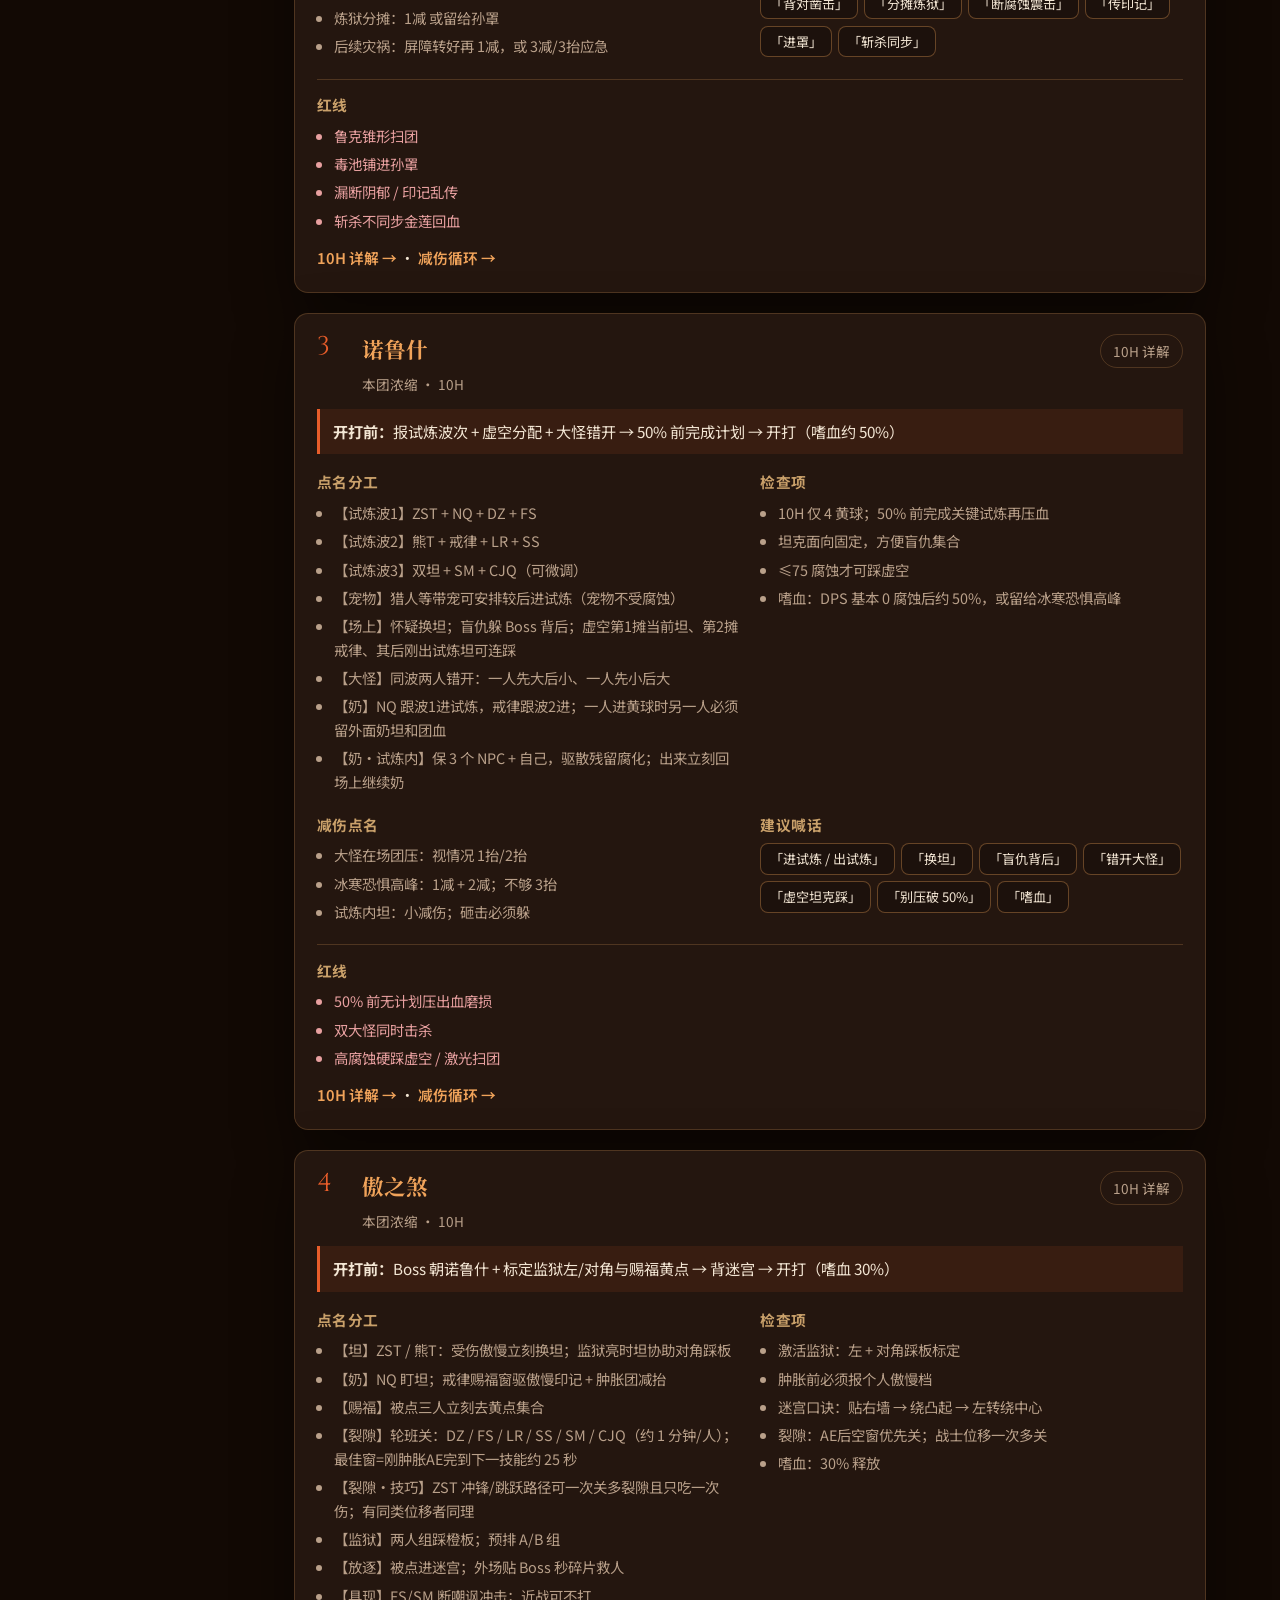
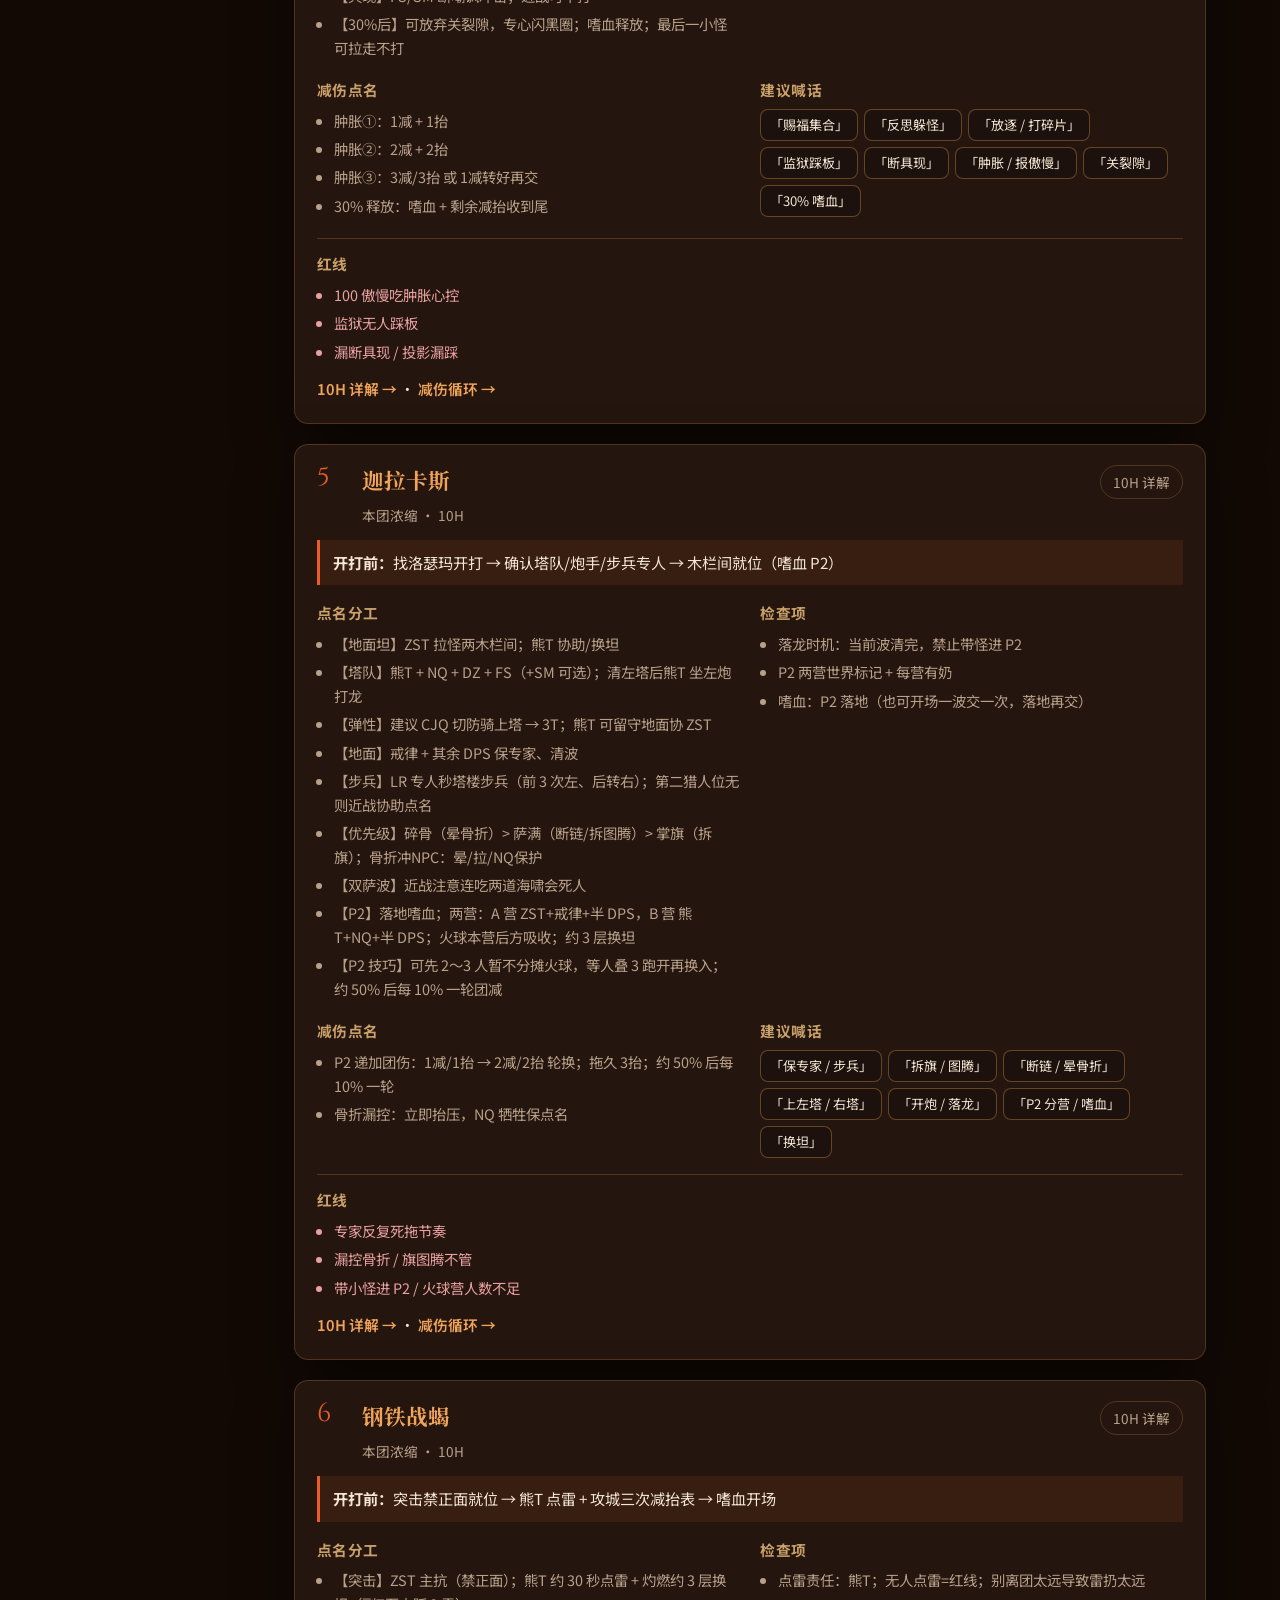
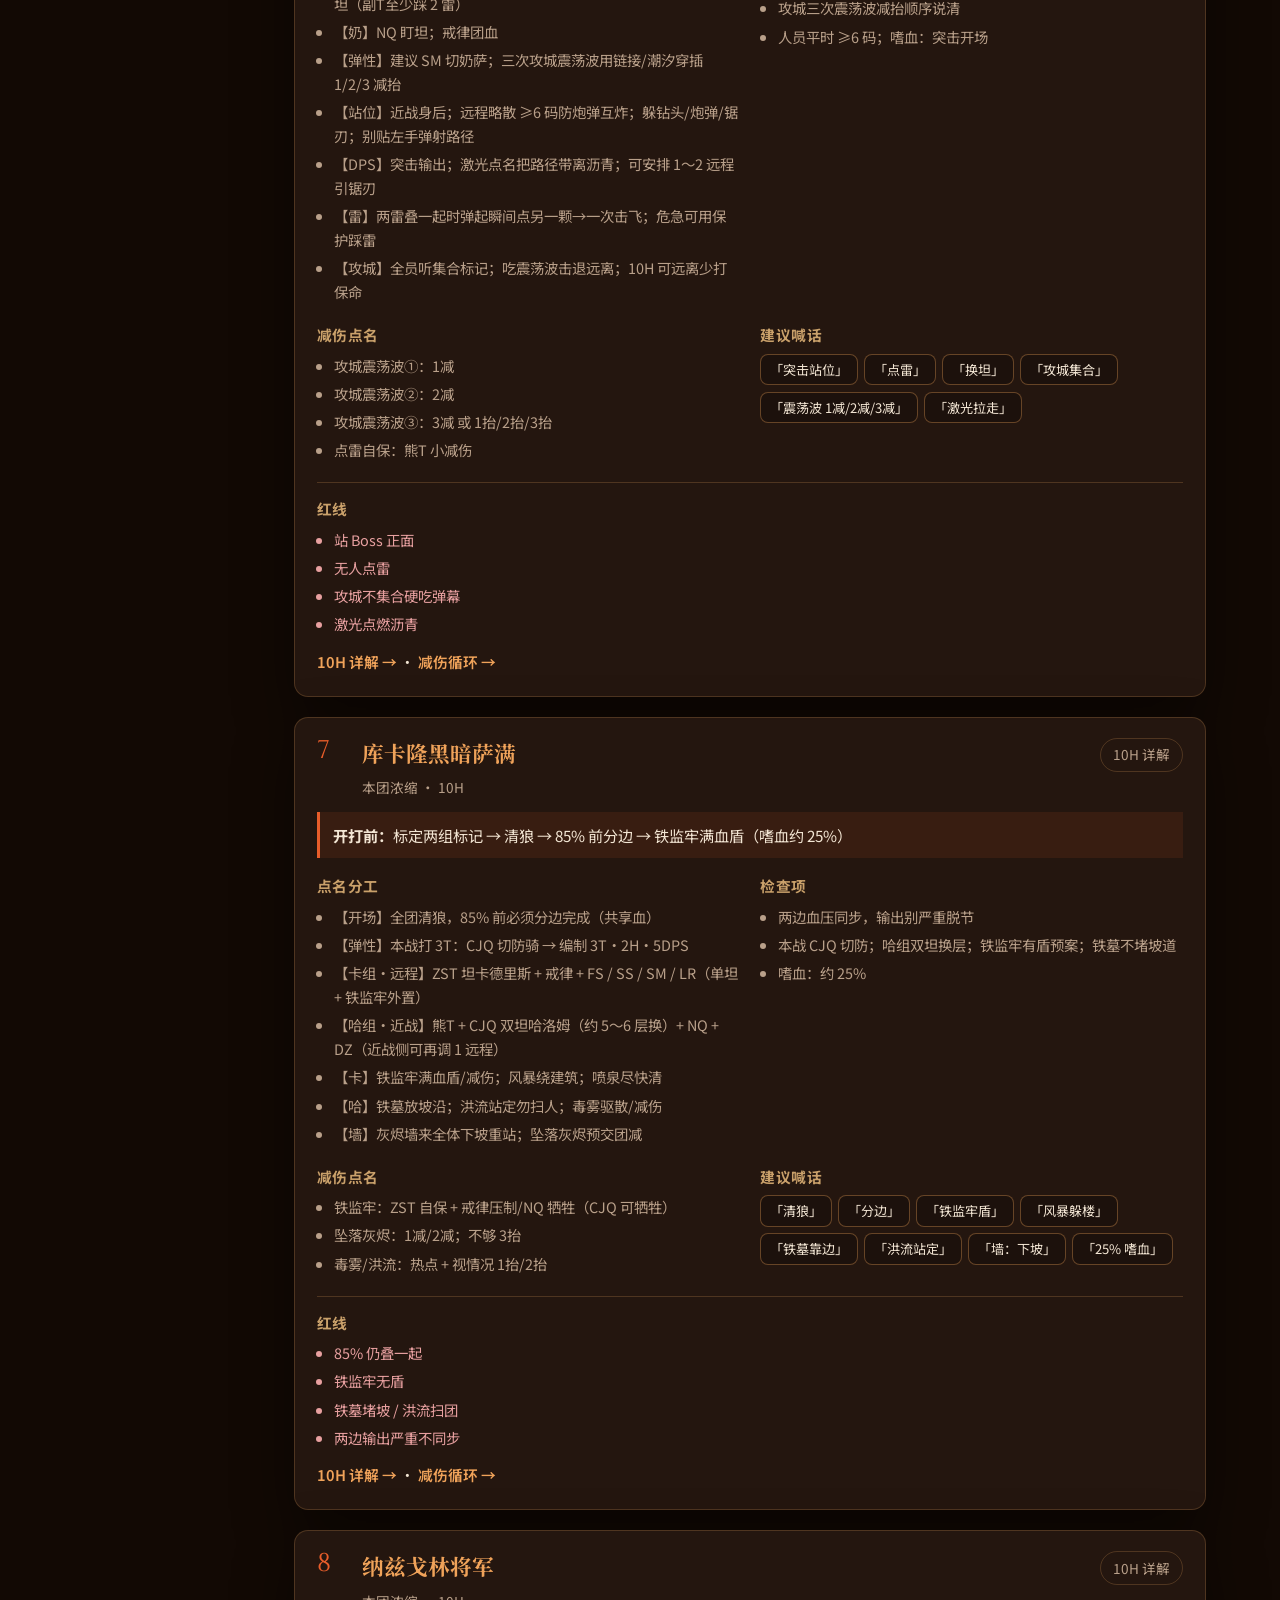
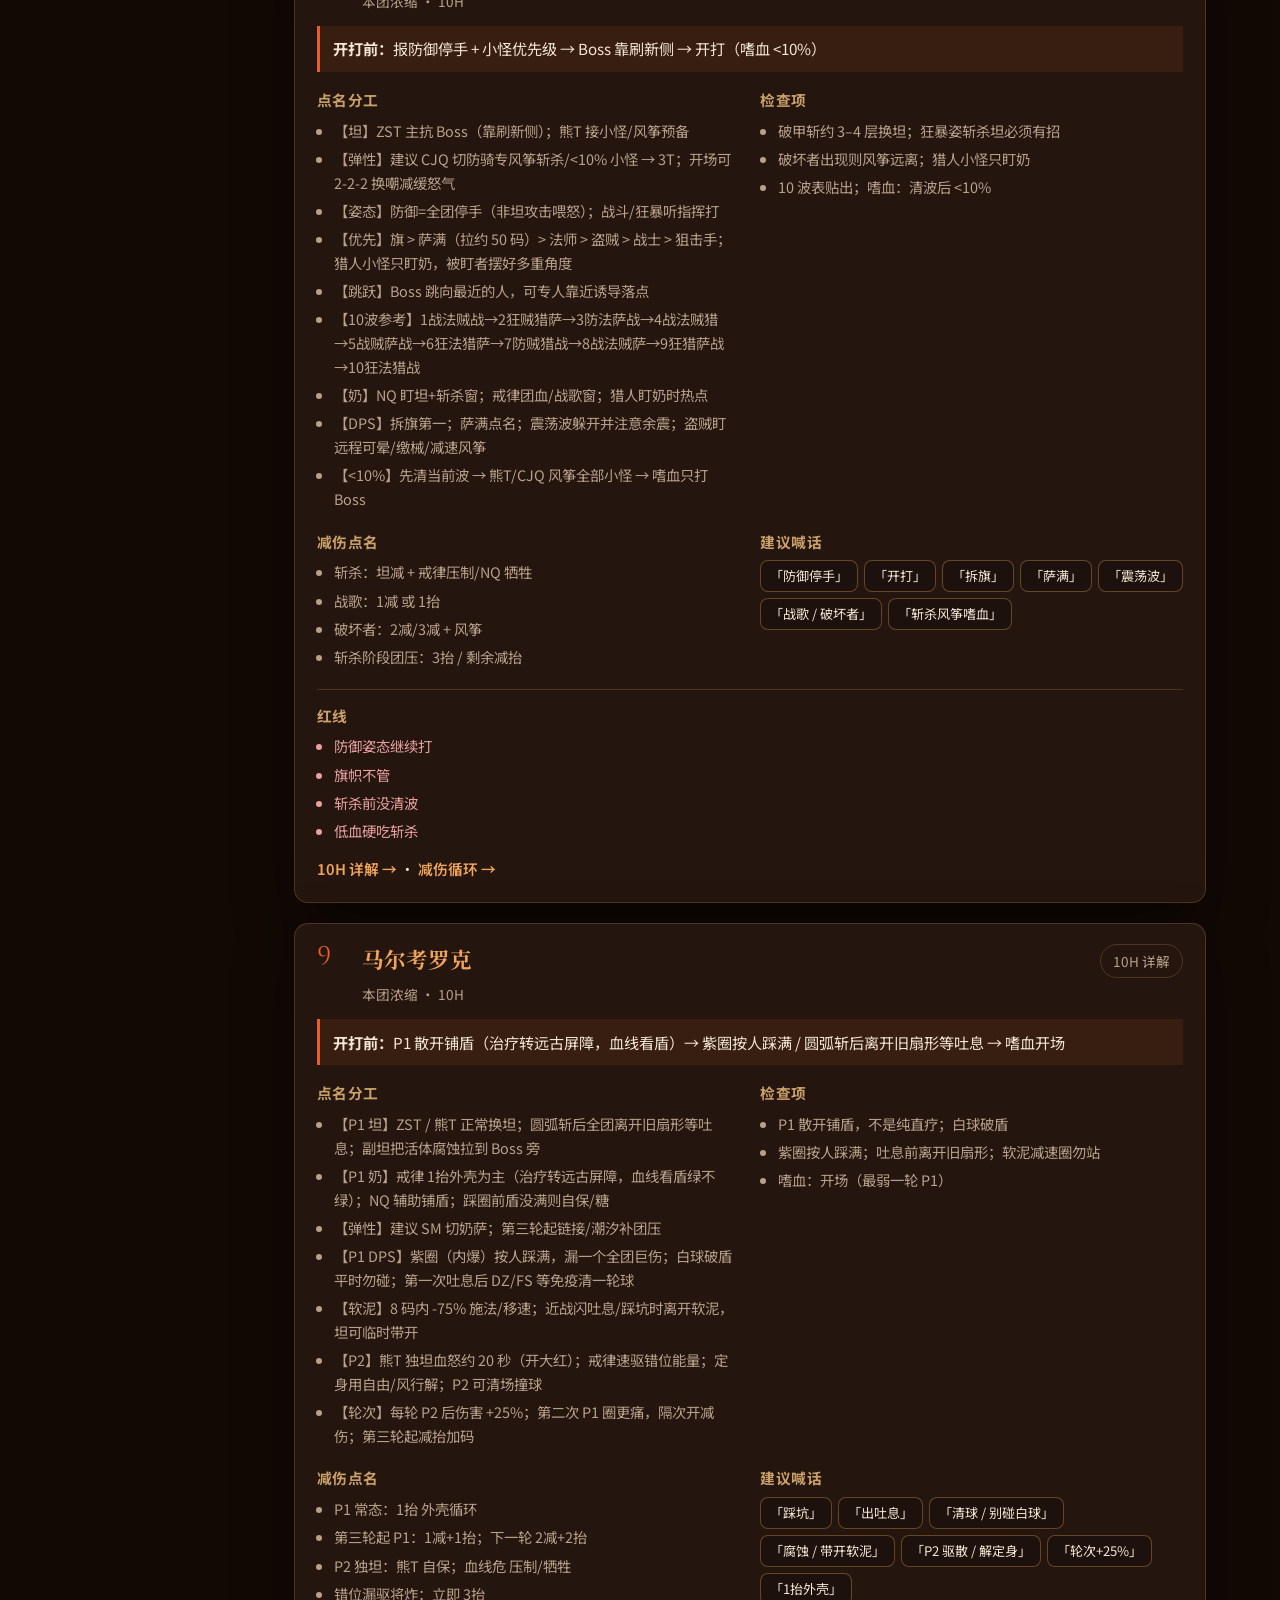
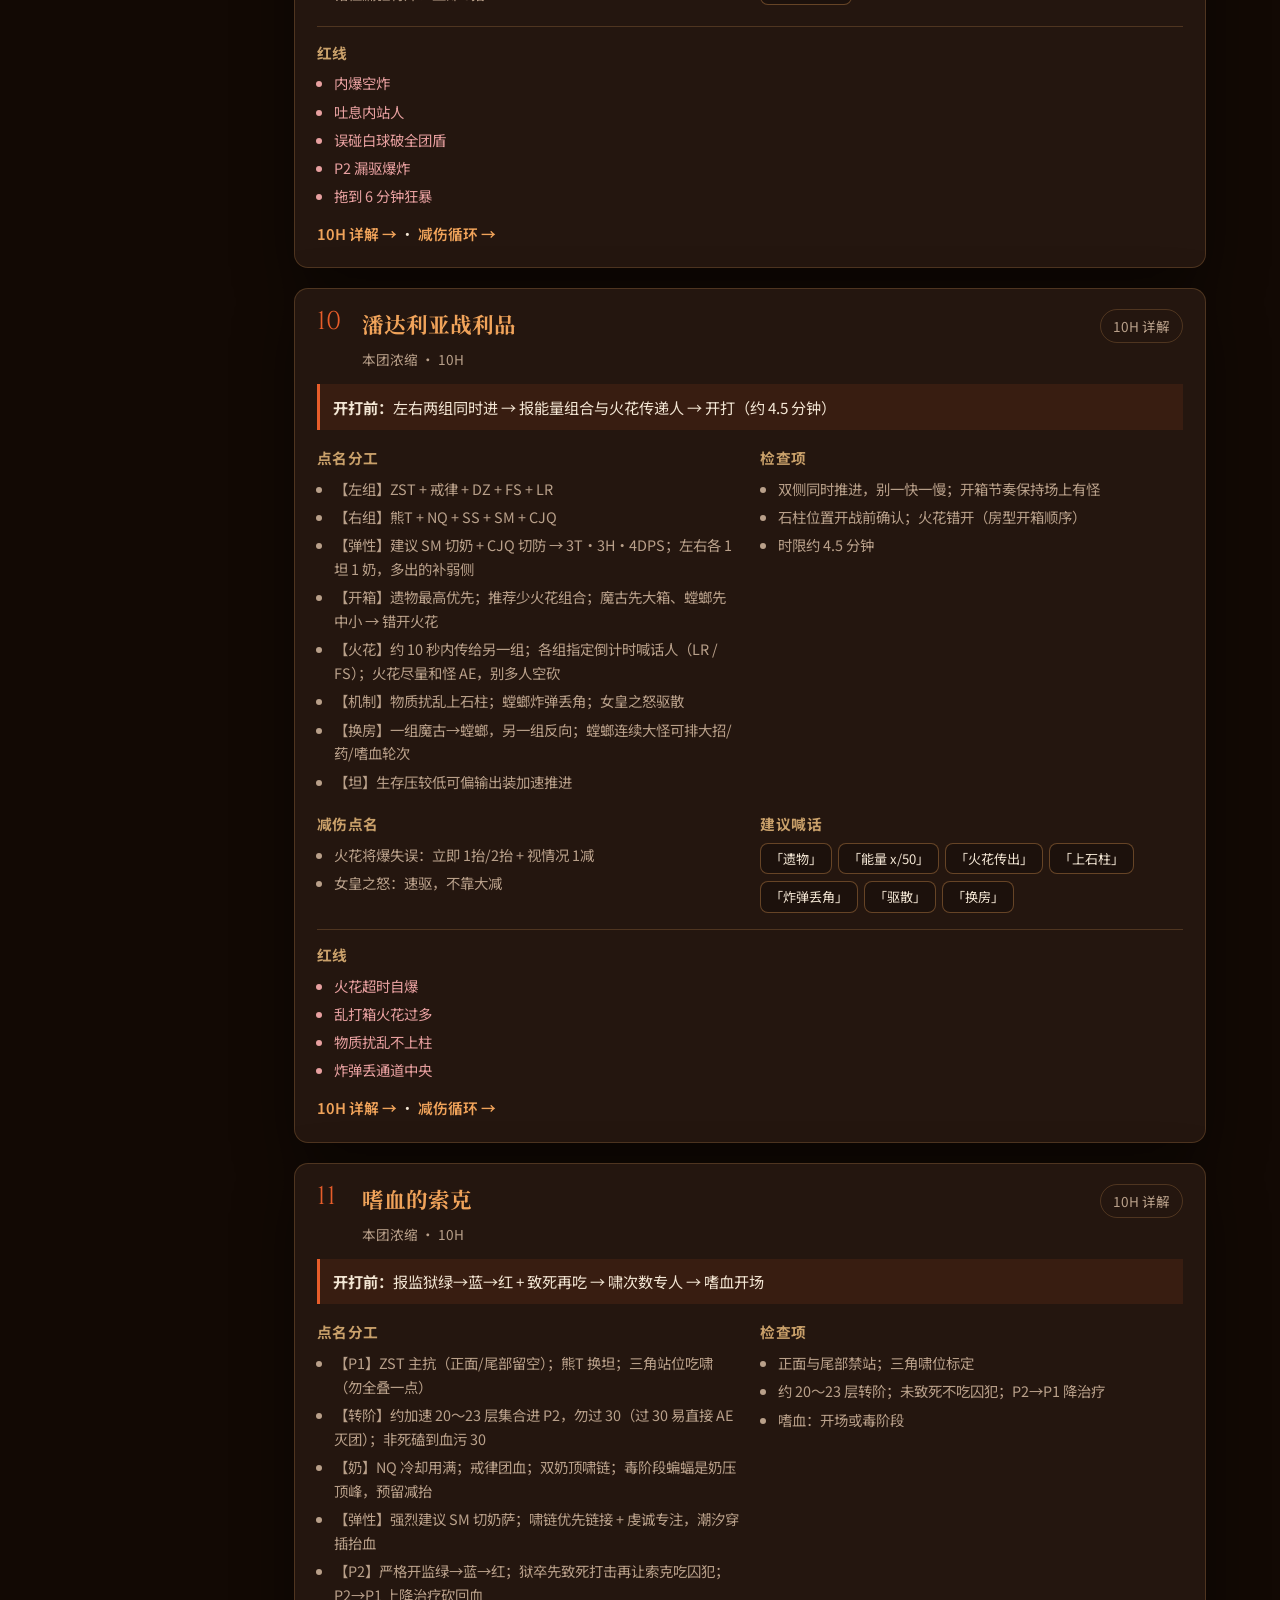
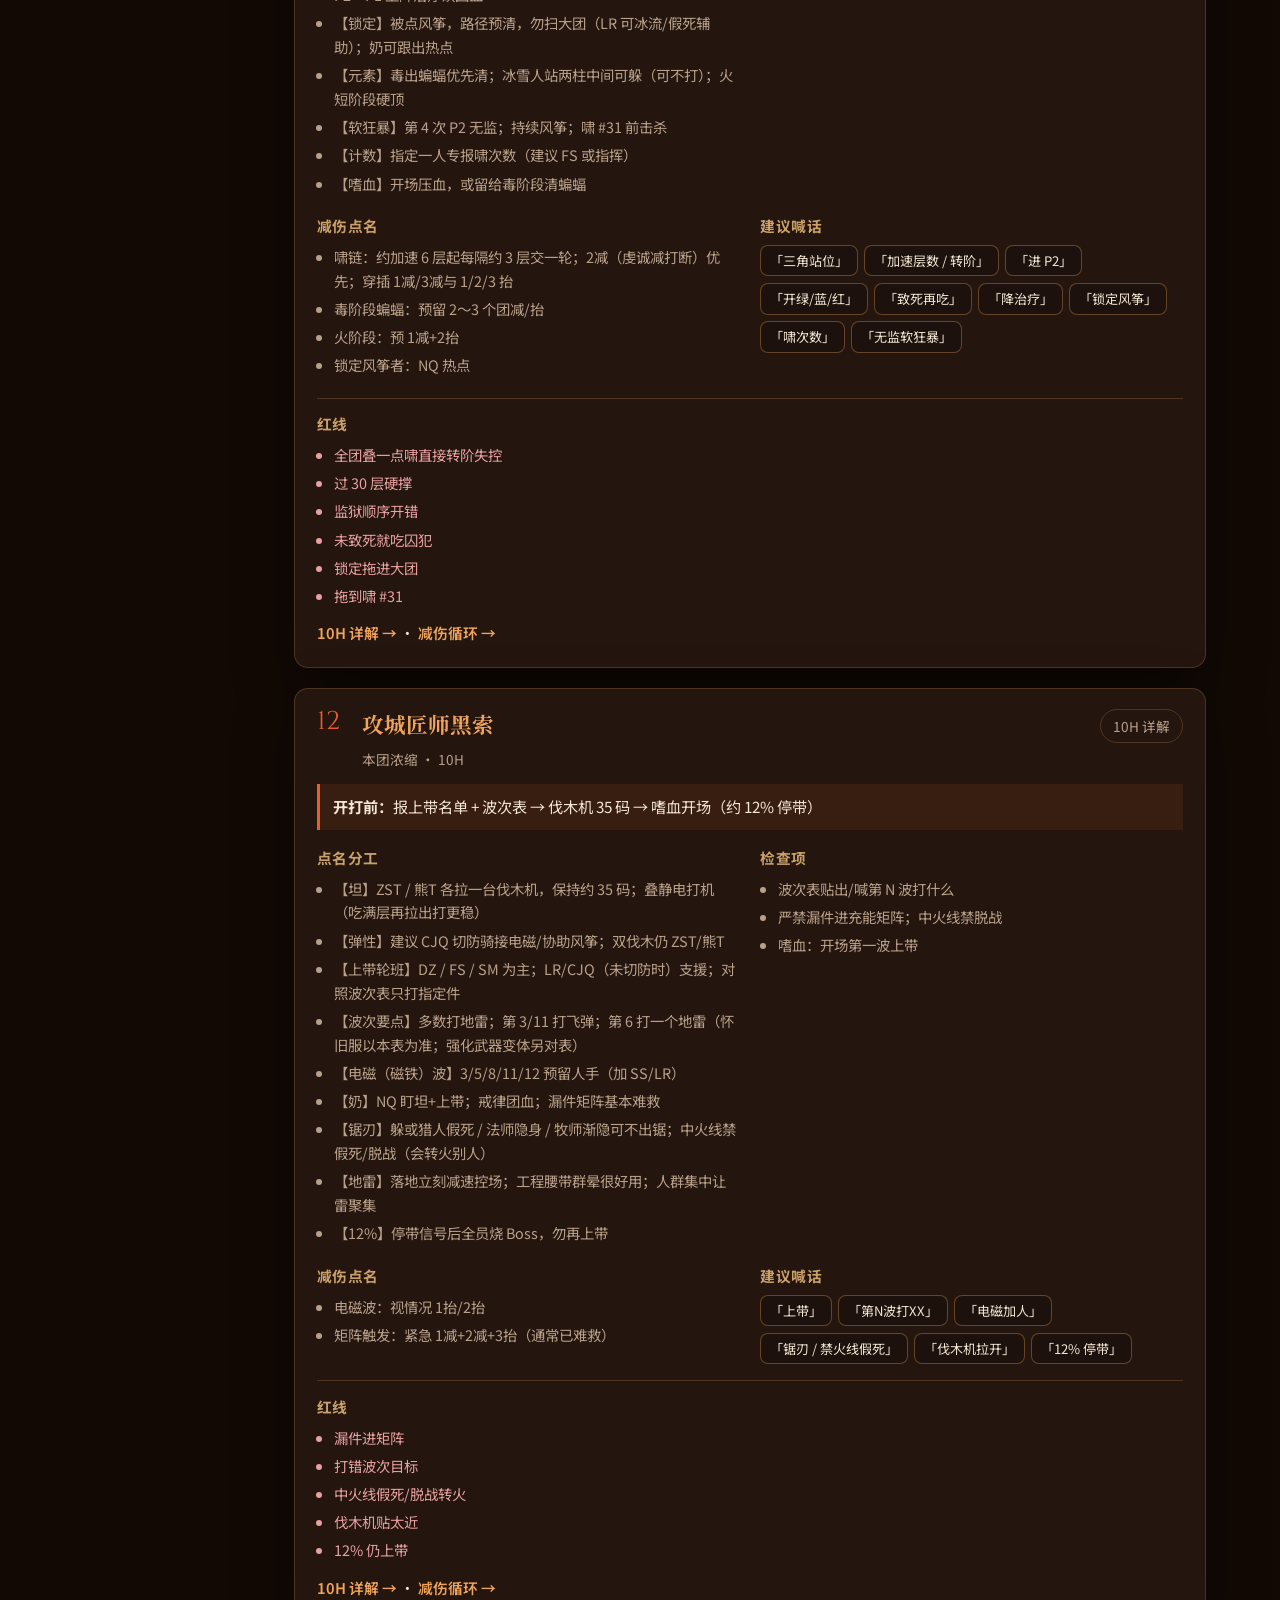
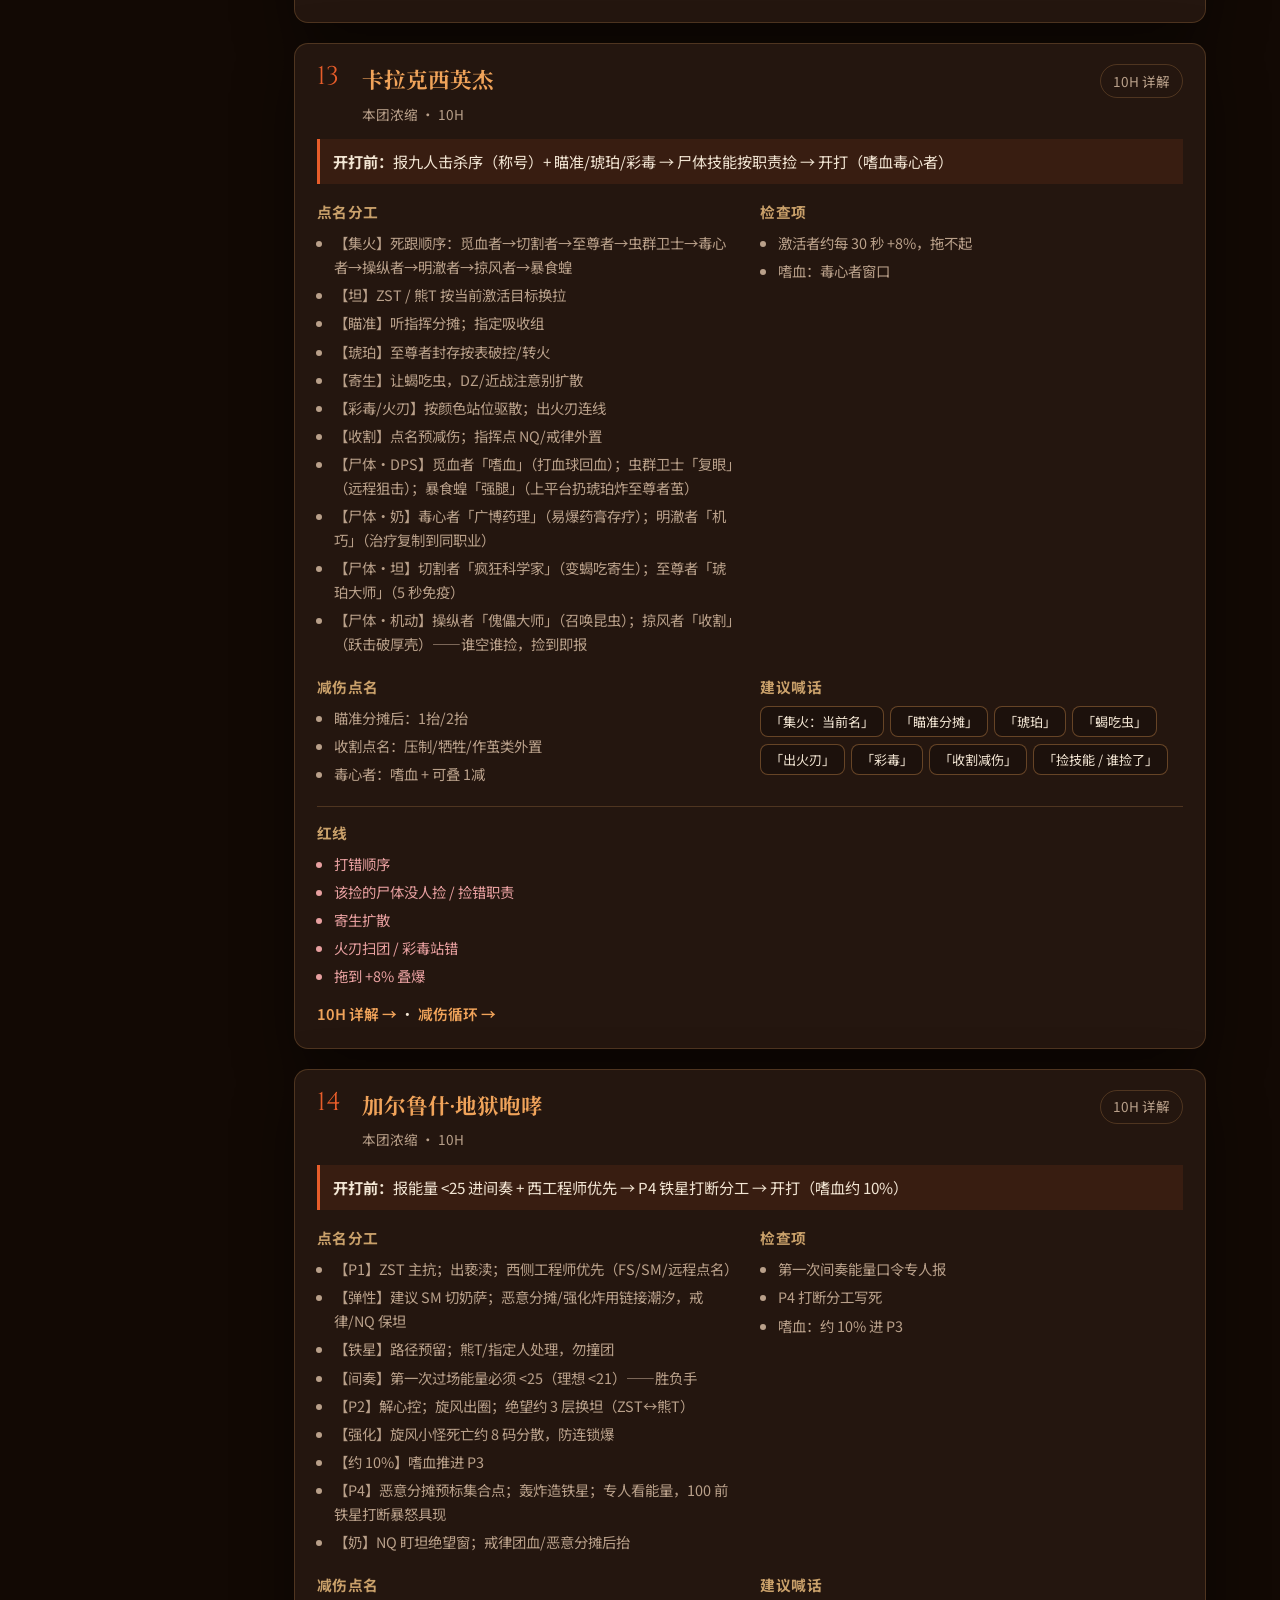
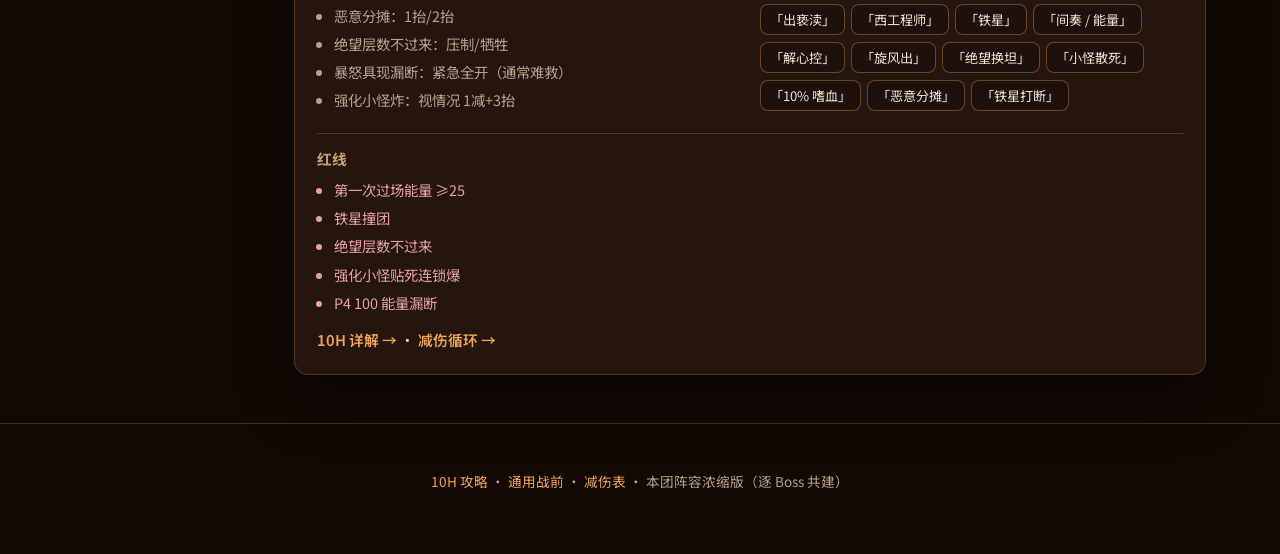
<file: roster-brief.html>
<!DOCTYPE html>
<html lang="zh-CN">
<head>
  <meta charset="UTF-8" />
  <meta name="viewport" content="width=device-width, initial-scale=1" />
  <title>本团 10H 战前浓缩 | 围攻奥格瑞玛</title>
  <link rel="preconnect" href="https://fonts.googleapis.com" />
  <link rel="preconnect" href="https://fonts.gstatic.com" crossorigin />
  <link href="https://fonts.googleapis.com/css2?family=Cinzel:wght@600;700&family=Noto+Sans+SC:wght@400;500;700&family=Noto+Serif+SC:wght@600;700&display=swap" rel="stylesheet" />
  <link rel="stylesheet" href="styles.css" />
</head>
<body class="brief-page brief-h10-page rb-page">
  <div class="bg-embers" aria-hidden="true"></div>

  <header class="site-header">
    <div class="brand">
      <span class="brand-mark" aria-hidden="true"></span>
      <div>
        <p class="brand-kicker">Mists of Pandaria Classic</p>
        <h1 class="brand-name">围攻奥格瑞玛</h1>
      </div>
    </div>
    <nav class="top-nav" aria-label="主导航">
      <a href="index.html">攻略主页</a>
      <a href="h10.html">10H</a>
      <a href="cds.html">减伤表</a>
      <a href="brief.html">战前安排</a>
      <a href="roster-brief.html" aria-current="page">本团浓缩</a>
      <a href="planner.html">阵容分配</a>
      <a href="quiz.html">测验</a>
    </nav>
  </header>

  <main>
    <section class="section brief-hero">
      <div class="section-head">
        <h2 id="rbTitle">本团 10H 战前浓缩</h2>
        <p id="rbLead"></p>
      </div>
      <div class="brief-layout">
        <aside class="brief-nav" id="rbNav" aria-label="本团浓缩目录"></aside>
        <div class="brief-list" id="rbList"></div>
      </div>
    </section>
  </main>

  <footer class="site-footer">
    <p>
      <a href="h10.html">10H 攻略</a> ·
      <a href="brief.html">通用战前</a> ·
      <a href="cds.html">减伤表</a> ·
      本团阵容浓缩版（逐 Boss 共建）
    </p>
  </footer>

  <script src="roster-brief-data.js"></script>
  <script src="roster-brief.js"></script>
</body>
</html>
</file>
<file: styles.css>
:root {
  --bg: #120904;
  --bg-elev: #1c100a;
  --bg-panel: #24160f;
  --ink: #f3e6d4;
  --muted: #b9a08a;
  --line: rgba(232, 165, 92, 0.22);
  --accent: #e85d2a;
  --accent-2: #f0a35a;
  --bronze: #c9a06a;
  --ok: #5fbf7a;
  --bad: #e25b5b;
  --tank: #4a90d9;
  --heal: #5fbf7a;
  --dps: #d96b4a;
  --shadow: 0 24px 60px rgba(0, 0, 0, 0.45);
  --radius: 14px;
  --font-display: "Cinzel", "Noto Serif SC", serif;
  --font-body: "Noto Sans SC", system-ui, sans-serif;
}

* { box-sizing: border-box; }
html { scroll-behavior: smooth; }
body {
  margin: 0;
  font-family: var(--font-body);
  color: var(--ink);
  background: var(--bg);
  line-height: 1.65;
  min-height: 100vh;
}

.bg-embers {
  position: fixed;
  inset: 0;
  pointer-events: none;
  z-index: -1;
  background:
    radial-gradient(ellipse 80% 50% at 15% -10%, rgba(232, 93, 42, 0.28), transparent 55%),
    radial-gradient(ellipse 60% 40% at 90% 10%, rgba(240, 163, 90, 0.12), transparent 50%),
    radial-gradient(ellipse 70% 50% at 50% 100%, rgba(80, 20, 8, 0.55), transparent 60%),
    linear-gradient(180deg, #1a0c06 0%, #0e0704 100%);
}

a { color: var(--accent-2); text-decoration: none; }
a:hover { color: #ffd09a; }

.site-header {
  position: sticky;
  top: 0;
  z-index: 40;
  display: flex;
  align-items: center;
  justify-content: space-between;
  gap: 1rem;
  padding: 0.85rem 1.5rem;
  backdrop-filter: blur(14px);
  background: rgba(18, 9, 4, 0.82);
  border-bottom: 1px solid var(--line);
}

.brand { display: flex; align-items: center; gap: 0.85rem; }
.brand-mark {
  width: 42px; height: 42px; border-radius: 50%;
  background:
    conic-gradient(from 210deg, #6b2a12, #e85d2a, #f0a35a, #6b2a12);
  box-shadow: 0 0 0 2px #1a0a05, 0 0 24px rgba(232, 93, 42, 0.35);
  position: relative;
}
.brand-mark::after {
  content: "";
  position: absolute; inset: 10px;
  border-radius: 50%;
  background: #120904;
  border: 1px solid var(--bronze);
}
.brand-kicker {
  margin: 0;
  font-size: 0.72rem;
  letter-spacing: 0.14em;
  text-transform: uppercase;
  color: var(--muted);
}
.brand-name {
  margin: 0;
  font-family: var(--font-display);
  font-size: 1.15rem;
  letter-spacing: 0.08em;
  color: var(--ink);
}

.top-nav { display: flex; gap: 1.25rem; flex-wrap: wrap; }
.top-nav a {
  color: var(--muted);
  font-size: 0.95rem;
  letter-spacing: 0.04em;
  padding: 0.2rem 0;
  border-bottom: 2px solid transparent;
}
.top-nav a:hover { color: var(--ink); }
.top-nav a[aria-current="page"] {
  color: var(--accent-2);
  border-bottom-color: var(--accent);
  font-weight: 700;
}

.hero {
  position: relative;
  display: grid;
  grid-template-columns: 1.15fr 0.85fr;
  gap: 1.5rem;
  align-items: center;
  min-height: min(88vh, 760px);
  padding: 3.5rem 1.5rem 2.5rem;
  max-width: 1180px;
  margin: 0 auto;
  overflow: hidden;
}
.hero-veil {
  position: absolute;
  inset: 8% 5% auto auto;
  width: 55%;
  height: 70%;
  background:
    linear-gradient(135deg, rgba(232, 93, 42, 0.08), transparent 60%),
    repeating-linear-gradient(
      -18deg,
      transparent,
      transparent 10px,
      rgba(201, 160, 106, 0.04) 10px,
      rgba(201, 160, 106, 0.04) 11px
    );
  pointer-events: none;
}
.hero-copy { position: relative; z-index: 1; max-width: 34rem; }
.hero-eyebrow {
  margin: 0 0 0.8rem;
  color: var(--accent-2);
  letter-spacing: 0.18em;
  text-transform: uppercase;
  font-size: 0.78rem;
}
.hero-title {
  margin: 0;
  font-family: var(--font-display);
  font-size: clamp(2.6rem, 6vw, 4.4rem);
  line-height: 1.05;
  letter-spacing: 0.06em;
  color: #fff6ea;
  text-shadow: 0 10px 40px rgba(232, 93, 42, 0.25);
  animation: titleIn 0.9s ease both;
}
.hero-lead {
  margin: 1.1rem 0 1.6rem;
  color: var(--muted);
  font-size: 1.05rem;
  max-width: 32rem;
  animation: fadeUp 0.9s 0.15s ease both;
}
.hero-cta {
  display: flex;
  flex-wrap: wrap;
  gap: 0.75rem;
  animation: fadeUp 0.9s 0.28s ease both;
}
.hero-art {
  display: flex;
  justify-content: center;
  animation: floatY 5.5s ease-in-out infinite;
}
.hero-svg { width: min(100%, 420px); filter: drop-shadow(0 20px 40px rgba(0,0,0,.45)); }

@keyframes titleIn {
  from { opacity: 0; transform: translateY(18px) scale(0.98); }
  to { opacity: 1; transform: none; }
}
@keyframes fadeUp {
  from { opacity: 0; transform: translateY(14px); }
  to { opacity: 1; transform: none; }
}
@keyframes floatY {
  0%, 100% { transform: translateY(0); }
  50% { transform: translateY(-10px); }
}

.btn {
  display: inline-flex;
  align-items: center;
  justify-content: center;
  gap: 0.4rem;
  border: 1px solid transparent;
  border-radius: 999px;
  padding: 0.72rem 1.35rem;
  font: inherit;
  font-weight: 700;
  cursor: pointer;
  transition: transform .15s ease, background .15s ease, border-color .15s ease;
}
.btn:hover { transform: translateY(-1px); }
.btn:disabled { opacity: .45; cursor: not-allowed; transform: none; }
.btn-primary {
  background: linear-gradient(135deg, #e85d2a, #b73a12);
  color: #fff8f0;
  box-shadow: 0 8px 24px rgba(232, 93, 42, 0.28);
}
.btn-ghost {
  background: transparent;
  border-color: var(--line);
  color: var(--ink);
}
.btn-ghost:hover { border-color: var(--accent-2); }

.section {
  max-width: 1180px;
  margin: 0 auto;
  padding: 3rem 1.5rem;
}
.section-head { margin-bottom: 1.75rem; max-width: 46rem; }
.section-head h2 {
  margin: 0 0 0.55rem;
  font-family: var(--font-display);
  font-size: clamp(1.6rem, 3vw, 2.1rem);
  letter-spacing: 0.05em;
}
.section-head p { margin: 0; color: var(--muted); }

.overview-grid {
  display: grid;
  grid-template-columns: repeat(3, 1fr);
  gap: 1rem;
}
.info-block {
  background: linear-gradient(180deg, rgba(36, 22, 15, 0.95), rgba(24, 14, 9, 0.95));
  border: 1px solid var(--line);
  border-radius: var(--radius);
  padding: 1.2rem 1.25rem;
  box-shadow: var(--shadow);
}
.info-block.accent {
  border-color: rgba(232, 93, 42, 0.45);
  background:
    linear-gradient(160deg, rgba(232, 93, 42, 0.16), transparent 55%),
    var(--bg-panel);
}
.info-block .source-note {
  margin: 0.75rem 0 0;
  font-size: 0.82rem;
  color: var(--bronze);
}
.info-block h3 {
  margin: 0 0 0.8rem;
  font-size: 1.05rem;
  color: var(--accent-2);
  font-family: var(--font-display);
  letter-spacing: 0.04em;
}
.info-block ul, .info-block ol { margin: 0; padding-left: 1.1rem; color: var(--muted); }
.info-block li { margin: 0.35rem 0; }
.info-block li span {
  display: inline-block;
  min-width: 4.5rem;
  color: var(--ink);
  font-weight: 700;
}
.zone-list strong { color: var(--ink); }

.guides-layout {
  display: grid;
  grid-template-columns: 240px 1fr;
  gap: 1rem;
  align-items: start;
}
.boss-nav {
  position: sticky;
  top: 78px;
  max-height: calc(100vh - 100px);
  overflow: auto;
  padding: 0.5rem;
  background: var(--bg-elev);
  border: 1px solid var(--line);
  border-radius: var(--radius);
}
.boss-nav button {
  width: 100%;
  text-align: left;
  border: 0;
  background: transparent;
  color: var(--muted);
  padding: 0.65rem 0.75rem;
  border-radius: 10px;
  cursor: pointer;
  font: inherit;
  display: grid;
  gap: 0.1rem;
}
.boss-nav button:hover,
.boss-nav button.active {
  background: rgba(232, 93, 42, 0.14);
  color: var(--ink);
}
.boss-nav .bn-idx {
  font-size: 0.72rem;
  letter-spacing: 0.08em;
  color: var(--accent-2);
}
.boss-nav .bn-name { font-weight: 700; font-size: 0.92rem; }

.boss-panel {
  background: var(--bg-panel);
  border: 1px solid var(--line);
  border-radius: var(--radius);
  padding: 1.4rem 1.5rem 1.7rem;
  box-shadow: var(--shadow);
  min-height: 520px;
  animation: panelIn 0.35s ease;
}
@keyframes panelIn {
  from { opacity: 0; transform: translateY(8px); }
  to { opacity: 1; transform: none; }
}

.boss-header {
  display: flex;
  flex-wrap: wrap;
  gap: 1rem;
  justify-content: space-between;
  align-items: flex-start;
  margin-bottom: 1.2rem;
  padding-bottom: 1rem;
  border-bottom: 1px solid var(--line);
}
.boss-header h3 {
  margin: 0;
  font-family: var(--font-display);
  font-size: 1.55rem;
  letter-spacing: 0.04em;
}
.boss-en { margin: 0.25rem 0 0; color: var(--muted); font-size: 0.9rem; }
.boss-tags { display: flex; flex-wrap: wrap; gap: 0.4rem; }
.tag {
  font-size: 0.75rem;
  padding: 0.25rem 0.6rem;
  border-radius: 999px;
  border: 1px solid var(--line);
  color: var(--muted);
  background: rgba(0,0,0,.2);
}
.tag.hot { border-color: rgba(232,93,42,.5); color: var(--accent-2); }

.boss-visual {
  display: grid;
  grid-template-columns: 1.1fr 0.9fr;
  gap: 1rem;
  margin-bottom: 1.25rem;
}
.diagram {
  background: #160d08;
  border: 1px solid var(--line);
  border-radius: 12px;
  padding: 0.75rem;
  overflow: hidden;
}
.diagram svg { width: 100%; height: auto; display: block; }
.diagram-caption {
  margin: 0.55rem 0 0;
  font-size: 0.82rem;
  color: var(--muted);
  text-align: center;
}
.quick-roles {
  display: grid;
  gap: 0.65rem;
}
.role-tip {
  border-radius: 12px;
  padding: 0.75rem 0.85rem;
  border: 1px solid var(--line);
  background: rgba(0,0,0,.18);
}
.role-tip strong {
  display: block;
  margin-bottom: 0.25rem;
  font-size: 0.85rem;
  letter-spacing: 0.04em;
}
.role-tip.tank strong { color: var(--tank); }
.role-tip.healer strong { color: var(--heal); }
.role-tip.dps strong { color: var(--dps); }
.role-tip p { margin: 0; color: var(--muted); font-size: 0.9rem; }

.block { margin-top: 1.15rem; }
.block h4 {
  margin: 0 0 0.55rem;
  font-size: 1.02rem;
  color: var(--accent-2);
  font-family: var(--font-display);
  letter-spacing: 0.03em;
}
.skill-grid {
  display: grid;
  grid-template-columns: repeat(2, 1fr);
  gap: 0.65rem;
}
.skill-card {
  border: 1px solid var(--line);
  border-radius: 12px;
  padding: 0.8rem 0.9rem;
  background: rgba(0,0,0,.16);
}
.skill-card.has-video {
  grid-column: span 1;
}
.skill-card h5 {
  margin: 0 0 0.35rem;
  font-size: 0.95rem;
  color: var(--ink);
}
.skill-card > p { margin: 0; color: var(--muted); font-size: 0.88rem; }
.skill-card .who {
  display: inline-block;
  margin-top: 0.45rem;
  font-size: 0.75rem;
  color: var(--bronze);
}
.skill-videos {
  display: grid;
  gap: 0.55rem;
  margin-top: 0.65rem;
}
.skill-video {
  margin: 0;
  border-radius: 10px;
  overflow: hidden;
  border: 1px solid rgba(232, 165, 92, 0.18);
  background: #0a0503;
}
.skill-video video {
  display: block;
  width: 100%;
  aspect-ratio: 16 / 9;
  object-fit: cover;
  background: #000;
}
.skill-video .video-fallback,
.skill-video.video-broken .video-fallback {
  margin: 0;
  padding: 1rem 0.85rem;
  color: var(--muted);
  font-size: 0.86rem;
  line-height: 1.45;
  background: rgba(0,0,0,.25);
}
.skill-video figcaption {
  padding: 0.4rem 0.55rem 0.5rem;
  font-size: 0.75rem;
  color: var(--muted);
  line-height: 1.4;
}
.video-credit {
  margin: 0.35rem 0 0 !important;
  font-size: 0.7rem !important;
  color: rgba(185, 160, 138, 0.7) !important;
}

.checklist {
  margin: 0;
  padding-left: 1.15rem;
  color: var(--muted);
}
.checklist li { margin: 0.35rem 0; }
.checklist li strong { color: var(--ink); }

.note-box, .quest-box {
  margin-top: 0.85rem;
  padding: 0.9rem 1rem;
  border-radius: 12px;
  border: 1px solid var(--line);
}
.note-box {
  background: rgba(232, 93, 42, 0.08);
  border-color: rgba(232, 93, 42, 0.35);
}
.quest-box {
  background: rgba(201, 160, 106, 0.08);
  border-color: rgba(201, 160, 106, 0.35);
}
.note-box h5, .quest-box h5 {
  margin: 0 0 0.35rem;
  color: var(--accent-2);
}
.quest-box h5 { color: var(--bronze); }
.note-box p, .quest-box p { margin: 0; color: var(--muted); font-size: 0.92rem; }

.boss-refs {
  margin: 0.35rem 0 0;
  font-size: 0.82rem;
  color: var(--muted);
}
.boss-refs a { color: var(--accent-2); }

.media-gallery {
  display: grid;
  grid-template-columns: repeat(3, 1fr);
  gap: 0.75rem;
  margin-bottom: 1.2rem;
}
.media-card {
  margin: 0;
  border: 1px solid var(--line);
  border-radius: 12px;
  overflow: hidden;
  background: #160d08;
}
.media-card img {
  display: block;
  width: 100%;
  height: auto;
  aspect-ratio: 16 / 9;
  object-fit: cover;
  background: #0a0503;
}
.media-card figcaption {
  padding: 0.55rem 0.7rem 0.7rem;
  font-size: 0.8rem;
  color: var(--muted);
  line-height: 1.45;
}

@media (max-width: 960px) {
  .media-gallery { grid-template-columns: 1fr; }
}

.quiz-cta-section { padding-top: 0.5rem; }
.quiz-cta-panel {
  display: flex;
  align-items: center;
  justify-content: space-between;
  gap: 1.25rem;
  flex-wrap: wrap;
  background: var(--bg-panel);
  border: 1px solid var(--line);
  border-radius: var(--radius);
  padding: 1.4rem 1.5rem;
  box-shadow: var(--shadow);
}
.quiz-cta-panel h2 {
  margin: 0 0 0.4rem;
  font-family: var(--font-display);
  font-size: 1.45rem;
  color: var(--accent-2);
}
.quiz-cta-panel p {
  margin: 0;
  color: var(--muted);
  max-width: 42rem;
  line-height: 1.55;
}
.quiz-page .quiz-section { padding-top: 2rem; }
.quiz-hint {
  margin: 1rem 0 0;
  color: var(--muted);
  font-size: 0.86rem;
  line-height: 1.45;
}
.quiz-options { align-items: flex-end; }
.site-footer a { color: var(--accent-2); }

.quiz-setup {
  background: var(--bg-panel);
  border: 1px solid var(--line);
  border-radius: var(--radius);
  padding: 1.4rem;
  box-shadow: var(--shadow);
}
.role-picker {
  display: grid;
  grid-template-columns: repeat(3, 1fr);
  gap: 0.85rem;
}
.role-card {
  text-align: left;
  border: 1px solid var(--line);
  background: rgba(0,0,0,.2);
  color: var(--ink);
  border-radius: 14px;
  padding: 1rem;
  cursor: pointer;
  display: grid;
  gap: 0.25rem;
  font: inherit;
  transition: border-color .15s ease, background .15s ease, transform .15s ease;
}
.role-card:hover { transform: translateY(-2px); border-color: rgba(240,163,90,.45); }
.role-card[aria-pressed="true"] {
  border-color: var(--accent);
  background: rgba(232, 93, 42, 0.14);
  box-shadow: inset 0 0 0 1px rgba(232,93,42,.25);
}
.role-card strong { font-size: 1.1rem; }
.role-card span:last-child { color: var(--muted); font-size: 0.86rem; }
.role-icon {
  width: 36px; height: 36px;
  border-radius: 10px;
  display: grid; place-items: center;
  font-size: 0.75rem;
  font-weight: 700;
  margin-bottom: 0.35rem;
}
.role-icon.tank { background: rgba(74,144,217,.2); color: var(--tank); }
.role-icon.healer { background: rgba(95,191,122,.2); color: var(--heal); }
.role-icon.dps { background: rgba(217,107,74,.2); color: var(--dps); }

.quiz-options {
  margin-top: 1.1rem;
  display: flex;
  flex-wrap: wrap;
  gap: 1rem;
  align-items: end;
  justify-content: space-between;
}
.quiz-options label {
  display: grid;
  gap: 0.35rem;
  color: var(--muted);
  font-size: 0.9rem;
}
.quiz-options select {
  background: #160d08;
  color: var(--ink);
  border: 1px solid var(--line);
  border-radius: 10px;
  padding: 0.55rem 0.75rem;
  font: inherit;
}

.quiz-board, .quiz-result {
  margin-top: 1rem;
  background: var(--bg-panel);
  border: 1px solid var(--line);
  border-radius: var(--radius);
  padding: 1.4rem;
  box-shadow: var(--shadow);
}
.hidden { display: none !important; }

.quiz-progress { margin-bottom: 1rem; }
.quiz-meta {
  display: flex;
  justify-content: space-between;
  color: var(--muted);
  font-size: 0.9rem;
  margin-bottom: 0.45rem;
}
.progress-bar {
  height: 8px;
  border-radius: 999px;
  background: rgba(255,255,255,.06);
  overflow: hidden;
}
#progressFill {
  height: 100%;
  width: 0%;
  background: linear-gradient(90deg, #b73a12, #f0a35a);
  transition: width .25s ease;
}

.q-card {
  border: 1px solid var(--line);
  border-radius: 12px;
  padding: 1rem 1.1rem;
  background: rgba(0,0,0,.16);
}
.q-card .q-boss {
  margin: 0 0 0.35rem;
  color: var(--accent-2);
  font-size: 0.8rem;
  letter-spacing: 0.06em;
}
.q-card h4 {
  margin: 0 0 0.9rem;
  font-size: 1.05rem;
  line-height: 1.45;
}
.options { display: grid; gap: 0.55rem; }
.opt {
  display: flex;
  gap: 0.65rem;
  align-items: flex-start;
  padding: 0.7rem 0.8rem;
  border-radius: 10px;
  border: 1px solid var(--line);
  cursor: pointer;
  color: var(--muted);
  transition: background .15s ease, border-color .15s ease;
}
.opt:hover { border-color: rgba(240,163,90,.4); color: var(--ink); }
.opt:has(input:checked) {
  border-color: var(--accent);
  background: rgba(232,93,42,.12);
  color: var(--ink);
}
.opt input { margin-top: 0.2rem; accent-color: var(--accent); }

.quiz-actions {
  display: flex;
  flex-wrap: wrap;
  gap: 0.65rem;
  margin-top: 1rem;
  justify-content: flex-end;
}

.score-hero {
  text-align: center;
  padding: 0.5rem 0 1.2rem;
  border-bottom: 1px solid var(--line);
  margin-bottom: 1.1rem;
}
.score-hero .score-num {
  font-family: var(--font-display);
  font-size: 3rem;
  color: var(--accent-2);
  line-height: 1;
}
.score-hero p { margin: 0.5rem 0 0; color: var(--muted); }

.result-item {
  border: 1px solid var(--line);
  border-radius: 12px;
  padding: 0.9rem 1rem;
  margin-bottom: 0.7rem;
  background: rgba(0,0,0,.14);
}
.result-item.correct { border-color: rgba(95,191,122,.45); }
.result-item.wrong { border-color: rgba(226,91,91,.45); }
.result-item h5 { margin: 0 0 0.4rem; font-size: 0.98rem; }
.result-item .meta { color: var(--muted); font-size: 0.86rem; margin-bottom: 0.35rem; }
.result-item .ans { font-size: 0.9rem; }
.result-item .ans .ok { color: var(--ok); }
.result-item .ans .bad { color: var(--bad); }

.site-footer {
  text-align: center;
  padding: 2rem 1rem 3rem;
  color: var(--muted);
  font-size: 0.85rem;
  border-top: 1px solid var(--line);
}

/* —— 战前安排 —— */
.brief-page .brief-hero { padding-top: 2rem; }
.brief-layout {
  display: grid;
  grid-template-columns: 200px 1fr;
  gap: 1.25rem;
  align-items: start;
}
.brief-nav {
  position: sticky;
  top: 5rem;
  display: flex;
  flex-direction: column;
  gap: 0.25rem;
  max-height: calc(100vh - 6rem);
  overflow: auto;
  padding-right: 0.25rem;
}
.brief-nav-link {
  display: flex;
  align-items: center;
  gap: 0.5rem;
  padding: 0.45rem 0.65rem;
  border-radius: 10px;
  color: var(--muted);
  font-size: 0.9rem;
  border: 1px solid transparent;
}
.brief-nav-link:hover {
  color: var(--ink);
  background: rgba(0,0,0,.22);
  border-color: var(--line);
}
.brief-nav-idx {
  font-family: var(--font-display);
  font-size: 0.75rem;
  color: var(--accent-2);
  min-width: 1.2rem;
}
.brief-list { display: grid; gap: 1.25rem; }
.brief-card {
  background: var(--bg-panel);
  border: 1px solid var(--line);
  border-radius: var(--radius);
  padding: 1.25rem 1.35rem 1.35rem;
  box-shadow: var(--shadow);
  scroll-margin-top: 5.5rem;
}
.brief-card-head {
  display: flex;
  align-items: flex-start;
  gap: 0.85rem;
  margin-bottom: 0.85rem;
}
.brief-idx {
  font-family: var(--font-display);
  font-size: 1.6rem;
  color: var(--accent);
  line-height: 1;
  min-width: 2rem;
}
.brief-card-head h3 {
  margin: 0;
  font-family: var(--font-display);
  font-size: 1.35rem;
  color: var(--accent-2);
}
.brief-meta {
  margin: 0.2rem 0 0;
  color: var(--muted);
  font-size: 0.85rem;
}
.brief-guide-link {
  margin-left: auto;
  font-size: 0.85rem;
  white-space: nowrap;
  color: var(--muted);
  border: 1px solid var(--line);
  border-radius: 999px;
  padding: 0.3rem 0.75rem;
}
.brief-guide-link:hover { color: var(--ink); border-color: var(--accent-2); }
.brief-pull {
  margin: 0 0 1rem;
  padding: 0.65rem 0.85rem;
  background: rgba(232, 93, 42, 0.1);
  border-left: 3px solid var(--accent);
  color: var(--ink);
  font-size: 0.95rem;
}
.brief-grid {
  display: grid;
  grid-template-columns: 1fr 1fr;
  gap: 0.9rem 1.25rem;
}
.brief-grid h4,
.brief-red h4 {
  margin: 0 0 0.4rem;
  font-size: 0.92rem;
  letter-spacing: 0.04em;
  color: var(--bronze);
}
.brief-grid ul,
.brief-red ul {
  margin: 0;
  padding-left: 1.1rem;
  color: var(--muted);
  font-size: 0.9rem;
}
.brief-grid li,
.brief-red li { margin: 0.28rem 0; }
.callout-chips {
  list-style: none;
  padding-left: 0 !important;
  display: flex;
  flex-wrap: wrap;
  gap: 0.4rem;
}
.callout-chips li {
  margin: 0 !important;
  padding: 0.25rem 0.55rem;
  border: 1px solid rgba(240, 163, 90, 0.35);
  border-radius: 8px;
  background: rgba(0,0,0,.2);
  color: var(--ink);
  font-size: 0.82rem;
}
.brief-red {
  margin-top: 1rem;
  padding-top: 0.85rem;
  border-top: 1px solid var(--line);
}
.brief-red ul { color: #e8a0a0; }

/* —— 10H 战前（技能 + 战术） —— */
.brief-h10-page .brief-block {
  margin: 0 0 1rem;
}
.brief-h10-page .brief-block h4,
.brief-h10-page .brief-block h5 {
  margin: 0 0 0.4rem;
  font-size: 0.92rem;
  letter-spacing: 0.04em;
  color: var(--bronze);
}
.brief-h10-page .brief-block h5 {
  margin-top: 0.65rem;
  color: var(--muted);
  font-weight: 500;
}
.brief-h10-page .brief-block ul {
  margin: 0;
  padding-left: 1.1rem;
  color: var(--muted);
  font-size: 0.98rem;
}
.brief-h10-page .brief-block li { margin: 0.32rem 0; line-height: 1.5; }
.brief-skill-grid {
  display: grid;
  grid-template-columns: 1fr 1fr;
  gap: 0.65rem;
}
.brief-h-legend {
  margin: 0 0 0.75rem;
  font-size: 0.88rem;
  color: var(--muted);
  line-height: 1.55;
}
.brief-h-legend .brief-h-badge {
  margin-right: 0.15rem;
  vertical-align: middle;
}
.brief-h-badge {
  display: inline-block;
  flex-shrink: 0;
  margin-right: 0.25rem;
  padding: 0.08rem 0.4rem;
  border-radius: 4px;
  font-size: 0.68rem;
  font-weight: 700;
  font-style: normal;
  letter-spacing: 0.04em;
  line-height: 1.3;
  text-decoration: none;
  vertical-align: middle;
  cursor: help;
}
.brief-h-only {
  color: #1a1208;
  background: linear-gradient(135deg, #e8a54b, #d4782a);
}
.brief-h-diff {
  color: #f4ebe0;
  background: linear-gradient(135deg, #6b3a2a, #9a4f28);
  border: 1px solid rgba(232, 165, 75, 0.45);
}
.brief-skill {
  padding: 0.65rem 0.75rem;
  border: 1px solid var(--line);
  border-radius: 10px;
  background: rgba(0, 0, 0, 0.18);
}
.brief-skill.is-h-only {
  border-color: rgba(212, 120, 42, 0.55);
  background: linear-gradient(
    135deg,
    rgba(212, 120, 42, 0.12),
    rgba(0, 0, 0, 0.18)
  );
}
.brief-skill.is-h-diff {
  border-color: rgba(154, 79, 40, 0.5);
  background: linear-gradient(
    135deg,
    rgba(107, 58, 42, 0.22),
    rgba(0, 0, 0, 0.18)
  );
}
.brief-skill h5 {
  margin: 0 0 0.35rem;
  font-size: 0.98rem;
  color: var(--accent-2);
  display: flex;
  flex-wrap: wrap;
  align-items: baseline;
  gap: 0.4rem;
}
.brief-skill h5 span {
  font-weight: 400;
  font-size: 0.82rem;
  color: var(--muted);
}
.brief-skill p {
  margin: 0;
  font-size: 0.94rem;
  color: var(--muted);
  line-height: 1.5;
}
.brief-dmg {
  margin: 0 0 0.35rem !important;
  font-size: 0.88rem !important;
  color: var(--accent-2) !important;
  line-height: 1.4 !important;
}
.brief-dmg span {
  display: inline-block;
  margin-right: 0.35rem;
  padding: 0.05rem 0.35rem;
  border-radius: 4px;
  font-size: 0.7rem;
  font-weight: 700;
  letter-spacing: 0.04em;
  color: var(--bg);
  background: var(--bronze);
  vertical-align: middle;
}
.brief-span-2 { grid-column: 1 / -1; }
.brief-empty {
  margin: 0;
  color: var(--muted);
  font-size: 0.9rem;
}
.brief-badge {
  display: inline-block;
  margin-left: 0.5rem;
  padding: 0.12rem 0.45rem;
  border-radius: 6px;
  font-size: 0.7rem;
  font-weight: 700;
  letter-spacing: 0.04em;
  color: var(--bg);
  background: var(--accent-2);
  vertical-align: middle;
}
.brief-legacy-note {
  margin: 0 0 1rem;
  padding: 0.5rem 0.75rem;
  border: 1px dashed var(--line);
  border-radius: 8px;
  color: var(--muted);
  font-size: 0.85rem;
}
.brief-nav-new { color: var(--ink); }
.brief-phase-grid,
.brief-tl-note {
  margin: 0 0 0.65rem;
  color: var(--muted);
  font-size: 0.95rem;
  line-height: 1.5;
}
.brief-timeline {
  list-style: none;
  margin: 0;
  padding: 0;
  display: grid;
  gap: 0.4rem;
}
.brief-tl-row {
  display: grid;
  grid-template-columns: 4.5rem 1fr;
  gap: 0.75rem;
  align-items: baseline;
  padding: 0.45rem 0.7rem;
  border: 1px solid var(--line);
  border-radius: 8px;
  background: rgba(0, 0, 0, 0.18);
  margin: 0 !important;
}
.brief-tl-row time {
  font-variant-numeric: tabular-nums;
  font-weight: 700;
  color: var(--accent-2);
  font-size: 0.95rem;
}
.brief-tl-row span {
  color: var(--muted);
  font-size: 0.95rem;
  line-height: 1.45;
}
.brief-tl-row.brief-tl-gift {
  border-color: rgba(202, 138, 4, 0.55);
  background: rgba(120, 80, 10, 0.22);
}
.brief-tl-row.brief-tl-gift time {
  color: #fbbf24;
}
.brief-tl-row.brief-tl-gift span {
  color: #fde68a;
}
.brief-cd-grid,
.brief-flow-grid {
  display: grid;
  gap: 0.75rem;
}
.brief-phase .h10-diagram,
.brief-diagram {
  margin: 0.55rem 0 0.75rem;
}
.brief-phase-grid .brief-phase:has(.h10-diagram) {
  grid-column: 1 / -1;
}
.brief-phase,
.brief-cd,
.brief-flow-step {
  padding: 0.7rem 0.8rem;
  border: 1px solid var(--line);
  border-radius: 10px;
  background: rgba(0, 0, 0, 0.16);
}
.brief-phase h5,
.brief-cd h5,
.brief-flow-step h5 {
  margin: 0 0 0.4rem;
  font-size: 1rem;
  color: var(--accent-2);
  display: flex;
  flex-wrap: wrap;
  align-items: center;
  gap: 0.4rem;
}
.brief-cd h5 span,
.brief-skill h5 span {
  font-weight: 400;
  font-size: 0.82rem;
  color: var(--muted);
}
.brief-cd p {
  margin: 0;
  font-size: 0.94rem;
  color: var(--muted);
  line-height: 1.5;
}
.brief-phase ul,
.brief-flow-step ul {
  margin: 0;
  padding-left: 1.2rem;
  color: var(--muted);
  font-size: 1.02rem;
  line-height: 1.65;
}
.brief-phase li,
.brief-flow-step li { margin: 0.45rem 0; }
.brief-step-num {
  display: inline-flex;
  align-items: center;
  justify-content: center;
  min-width: 1.35rem;
  height: 1.35rem;
  border-radius: 999px;
  background: rgba(232, 93, 42, 0.2);
  color: var(--accent);
  font-size: 0.75rem;
  font-family: var(--font-display);
}
.brief-roles {
  display: grid;
  grid-template-columns: repeat(3, 1fr);
  gap: 0.75rem;
}
.brief-roles > div {
  padding: 0.7rem 0.8rem;
  border: 1px solid var(--line);
  border-radius: 10px;
  background: rgba(0, 0, 0, 0.16);
}
.brief-roles h5 {
  margin: 0 0 0.4rem;
  font-size: 1rem;
  color: var(--accent-2);
}
.brief-roles ul {
  margin: 0;
  padding-left: 1.1rem;
  color: var(--muted);
  font-size: 0.94rem;
}
.brief-roles li { margin: 0.25rem 0; }

/* —— 10H 细致攻略 —— */
.h10-page .h10-hero { padding-top: 2rem; }
.h10-roster {
  margin: 0.75rem 0 0;
  color: var(--accent-2);
  font-size: 0.92rem;
}
.h10-layout {
  display: grid;
  grid-template-columns: 200px 1fr;
  gap: 1.25rem;
  align-items: start;
}
.h10-nav {
  position: sticky;
  top: 5rem;
  display: flex;
  flex-direction: column;
  gap: 0.25rem;
  max-height: calc(100vh - 6rem);
  overflow: auto;
}
.h10-nav-link {
  display: flex;
  align-items: center;
  gap: 0.5rem;
  padding: 0.45rem 0.65rem;
  border-radius: 10px;
  color: var(--muted);
  font-size: 0.9rem;
  border: 1px solid transparent;
}
.h10-nav-link:hover,
.h10-nav-link.active {
  color: var(--ink);
  background: rgba(0,0,0,.22);
  border-color: var(--line);
}
.h10-nav-link.active { border-color: rgba(232,93,42,.45); }
.h10-nav-link.soon { opacity: 0.55; }
.h10-nav-idx {
  font-family: var(--font-display);
  font-size: 0.75rem;
  color: var(--accent-2);
  min-width: 1.2rem;
}
.h10-panel {
  background: var(--bg-panel);
  border: 1px solid var(--line);
  border-radius: var(--radius);
  padding: 1.25rem 1.4rem 1.6rem;
  box-shadow: var(--shadow);
  scroll-margin-top: 5.5rem;
  outline: none;
}
.h10-head {
  display: flex;
  align-items: flex-start;
  gap: 0.85rem;
  margin-bottom: 1.1rem;
  padding-bottom: 0.9rem;
  border-bottom: 1px solid var(--line);
}
.h10-idx {
  font-family: var(--font-display);
  font-size: 1.7rem;
  color: var(--accent);
  line-height: 1;
}
.h10-head h3 {
  margin: 0;
  font-family: var(--font-display);
  font-size: 1.4rem;
  color: var(--accent-2);
}
.h10-meta { margin: 0.2rem 0 0; color: var(--muted); font-size: 0.85rem; }
.h10-oneliner { margin: 0.45rem 0 0; color: var(--ink); line-height: 1.5; }
.h10-main-link {
  margin-left: auto;
  font-size: 0.85rem;
  white-space: nowrap;
  color: var(--muted);
  border: 1px solid var(--line);
  border-radius: 999px;
  padding: 0.3rem 0.75rem;
}
.h10-main-link:hover { color: var(--ink); border-color: var(--accent-2); }
.h10-block { margin-top: 1.35rem; }
.h10-block h4 {
  margin: 0 0 0.55rem;
  font-size: 1.05rem;
  color: var(--bronze);
  letter-spacing: 0.04em;
}
.h10-block h5 {
  margin: 0.85rem 0 0.35rem;
  font-size: 0.92rem;
  color: var(--accent-2);
}
.h10-block ul {
  margin: 0;
  padding-left: 1.15rem;
  color: var(--muted);
  font-size: 0.92rem;
}
.h10-block li { margin: 0.32rem 0; line-height: 1.55; }
.h10-skill-grid {
  display: grid;
  grid-template-columns: 1fr 1fr;
  gap: 0.75rem;
}
.h10-skill {
  border: 1px solid var(--line);
  border-radius: 12px;
  padding: 0.75rem 0.85rem;
  background: rgba(0,0,0,.16);
}
.h10-skill h5 {
  margin: 0 0 0.35rem;
  display: flex;
  justify-content: space-between;
  gap: 0.5rem;
  color: var(--ink);
  font-size: 0.95rem;
}
.h10-skill h5 span { color: var(--muted); font-weight: 500; font-size: 0.8rem; }
.h10-skill p { margin: 0; color: var(--muted); font-size: 0.88rem; line-height: 1.5; }
.h10-flow-block {
  margin: 0.85rem 0;
  padding: 0.85rem 1rem;
  border-left: 3px solid var(--accent);
  background: rgba(232, 93, 42, 0.06);
  border-radius: 0 12px 12px 0;
}
.h10-flow-block h4 {
  display: flex;
  align-items: center;
  gap: 0.55rem;
  margin-bottom: 0.45rem;
  color: var(--ink);
}
.h10-step {
  display: inline-grid;
  place-items: center;
  width: 1.55rem;
  height: 1.55rem;
  border-radius: 50%;
  background: rgba(232, 93, 42, 0.25);
  color: var(--accent-2);
  font-family: var(--font-display);
  font-size: 0.85rem;
}
.h10-table {
  width: 100%;
  border-collapse: collapse;
  font-size: 0.9rem;
}
.h10-table th,
.h10-table td {
  border: 1px solid var(--line);
  padding: 0.55rem 0.7rem;
  text-align: left;
  vertical-align: top;
}
.h10-table th {
  width: 6.5rem;
  color: var(--accent-2);
  background: rgba(0,0,0,.2);
  font-weight: 600;
}
.h10-table td { color: var(--muted); }
.h10-roles {
  display: grid;
  grid-template-columns: repeat(3, 1fr);
  gap: 0.85rem;
}
.h10-roles h5 { margin-top: 0; }
.h10-red ul { color: #e8a0a0; }
.h10-soon { color: var(--muted); }
.h10-diagram {
  margin: 0 0 0.85rem;
  border: 1px solid var(--line);
  border-radius: 12px;
  overflow: hidden;
  background: #120904;
}
.h10-diagram svg { display: block; width: 100%; height: auto; }
.h10-diagram img {
  display: block;
  width: 100%;
  height: auto;
  background: #0b1220;
}
.h10-diagram-cap {
  margin: 0;
  padding: 0.75rem 1rem 0.9rem;
  font-size: 1rem;
  color: var(--muted);
  line-height: 1.65;
  border-top: 1px solid var(--line);
}
.h10-diagram-empty {
  min-height: 12rem;
  display: grid;
  place-items: center;
  background:
    linear-gradient(135deg, rgba(232,165,92,0.04) 25%, transparent 25%) -8px 0 / 16px 16px,
    linear-gradient(225deg, rgba(232,165,92,0.04) 25%, transparent 25%) -8px 0 / 16px 16px,
    #120904;
}
.h10-diagram-placeholder {
  margin: 0;
  color: var(--muted);
  font-size: 0.9rem;
  letter-spacing: 0.06em;
}

.brief-nav-link.is-active,
.brief-nav-link[aria-current="true"] {
  color: var(--ink);
  background: rgba(232, 93, 42, 0.14);
  border-color: rgba(232, 93, 42, 0.45);
}
.brief-nav-link.is-active .brief-nav-idx,
.brief-nav-link[aria-current="true"] .brief-nav-idx {
  color: var(--accent);
}

/* 10H 当前 Boss 吸顶条（小屏为主） */
.h10-reading-bar {
  display: none;
  position: sticky;
  top: var(--site-header-h, 4.5rem);
  z-index: 35;
  margin: 0 0 1rem;
  padding: 0.65rem 0.85rem;
  border: 1px solid var(--line);
  border-radius: 12px;
  background: rgba(18, 9, 4, 0.92);
  backdrop-filter: blur(12px);
  box-shadow: var(--shadow);
  gap: 0.65rem;
  align-items: center;
  justify-content: space-between;
  flex-wrap: wrap;
}
.h10-reading-bar:not([hidden]) {
  display: flex;
}
.h10-now {
  display: flex;
  align-items: baseline;
  gap: 0.45rem;
  min-width: 0;
  flex: 1 1 auto;
}
.h10-now-label {
  font-size: 0.75rem;
  letter-spacing: 0.08em;
  color: var(--muted);
  text-transform: uppercase;
  flex-shrink: 0;
}
.h10-now-idx {
  font-family: var(--font-display);
  font-size: 1.15rem;
  color: var(--accent);
  line-height: 1;
  flex-shrink: 0;
}
.h10-now-name {
  font-family: var(--font-display);
  font-size: 1.05rem;
  color: var(--accent-2);
  white-space: nowrap;
  overflow: hidden;
  text-overflow: ellipsis;
}
.h10-now-actions {
  display: flex;
  gap: 0.4rem;
  flex-shrink: 0;
}
.h10-now-btn {
  appearance: none;
  border: 1px solid var(--line);
  background: rgba(0, 0, 0, 0.28);
  color: var(--ink);
  border-radius: 8px;
  padding: 0.35rem 0.65rem;
  font-size: 0.82rem;
  cursor: pointer;
  line-height: 1.2;
  text-decoration: none;
}
.h10-now-btn:hover:not(:disabled) {
  border-color: rgba(232, 93, 42, 0.45);
  color: var(--accent-2);
}
.h10-now-btn:disabled {
  opacity: 0.4;
  cursor: not-allowed;
}
a.h10-now-toc {
  display: inline-flex;
  align-items: center;
}
.h10-page .brief-card {
  scroll-margin-top: calc(var(--site-header-h, 4.5rem) + 4.25rem);
}
.h10-page .brief-nav {
  scroll-margin-top: calc(var(--site-header-h, 4.5rem) + 1rem);
}

@media (min-width: 961px) {
  .h10-page .brief-nav {
    top: calc(var(--site-header-h, 4.5rem) + 0.75rem);
    max-height: calc(100vh - var(--site-header-h, 4.5rem) - 1.5rem);
  }
}

@media (max-width: 960px) {
  .brief-layout { grid-template-columns: 1fr; }
  .brief-nav {
    position: static;
    max-height: none;
    display: grid;
    grid-template-columns: repeat(2, 1fr);
  }
  .brief-grid { grid-template-columns: 1fr; }
  .brief-skill-grid { grid-template-columns: 1fr; }
  .brief-span-2 { grid-column: auto; }
  .brief-roles { grid-template-columns: 1fr; }
}

@media (max-width: 640px) {
  .h10-now-actions {
    width: 100%;
  }
  .h10-now-btn {
    flex: 1;
    justify-content: center;
    text-align: center;
  }
}

@media (max-width: 960px) {
  .h10-layout { grid-template-columns: 1fr; }
  .h10-nav {
    position: static;
    max-height: none;
    display: grid;
    grid-template-columns: repeat(2, 1fr);
  }
  .h10-skill-grid,
  .h10-roles { grid-template-columns: 1fr; }
}

@media (max-width: 960px) {
  .hero { grid-template-columns: 1fr; min-height: auto; padding-top: 2rem; }
  .hero-art { order: -1; }
  .overview-grid, .role-picker, .boss-visual, .skill-grid { grid-template-columns: 1fr; }
  .guides-layout { grid-template-columns: 1fr; }
  .boss-nav {
    position: static;
    max-height: none;
    display: grid;
    grid-template-columns: repeat(2, 1fr);
  }
}
@media (max-width: 640px) {
  .site-header { flex-direction: column; align-items: flex-start; }
  .boss-nav { grid-template-columns: 1fr; }
  .quiz-actions { justify-content: stretch; }
  .quiz-actions .btn { flex: 1; }
}


/* —— 10H 减伤与抬血速查 —— */
.h10-cds-link {
  margin: 0.55rem 0 0;
  font-size: 0.95rem;
}
.h10-cds-link a {
  color: var(--accent-2);
  font-weight: 600;
}
.cds-page .h10-roster {
  margin: 0.5rem 0 0;
  color: var(--accent-2);
  font-size: 0.95rem;
}
.cds-comp-grid,
.cds-card-grid {
  display: grid;
  grid-template-columns: repeat(auto-fit, minmax(220px, 1fr));
  gap: 0.75rem;
}
.cds-comp,
.cds-card {
  padding: 0.75rem 0.85rem;
  border: 1px solid var(--line);
  border-radius: 10px;
  background: rgba(0, 0, 0, 0.2);
}
.cds-comp h5,
.cds-card h5 {
  margin: 0 0 0.35rem;
  font-size: 1rem;
  color: var(--accent-2);
  display: flex;
  flex-wrap: wrap;
  gap: 0.4rem;
  align-items: baseline;
}
.cds-comp h5 span,
.cds-card h5 span {
  font-weight: 400;
  font-size: 0.8rem;
  color: var(--muted);
}
.cds-comp-heals {
  margin: 0 0 0.35rem;
  color: var(--heal);
  font-weight: 600;
  font-size: 0.92rem;
}
.cds-comp p,
.cds-card p {
  margin: 0;
  font-size: 0.9rem;
  color: var(--muted);
  line-height: 1.5;
}
.cds-effect {
  margin: 0 0 0.3rem !important;
  color: var(--ink) !important;
  font-size: 0.88rem !important;
}
.cds-card--dr {
  border-color: rgba(74, 144, 217, 0.35);
  background: linear-gradient(135deg, rgba(74, 144, 217, 0.1), rgba(0, 0, 0, 0.2));
}
.cds-card--heal {
  border-color: rgba(95, 191, 122, 0.35);
  background: linear-gradient(135deg, rgba(95, 191, 122, 0.1), rgba(0, 0, 0, 0.2));
}
.cds-card--ext {
  border-color: rgba(201, 160, 106, 0.35);
}
.cds-boss-head {
  margin: 1.25rem 0 0.65rem;
  padding: 0 0.15rem;
}
.cds-boss-head h3 {
  margin: 0 0 0.25rem;
  font-family: var(--font-display);
  font-size: 1.15rem;
  color: var(--accent-2);
}
.cds-boss-head p {
  margin: 0;
  color: var(--muted);
  font-size: 0.9rem;
}
.cds-table-wrap {
  overflow-x: auto;
  -webkit-overflow-scrolling: touch;
}
.cds-table {
  width: 100%;
  border-collapse: collapse;
  font-size: 0.9rem;
}
.cds-table th,
.cds-table td {
  padding: 0.55rem 0.65rem;
  border-bottom: 1px solid var(--line);
  text-align: left;
  vertical-align: top;
  line-height: 1.45;
}
.cds-table thead th {
  color: var(--bronze);
  font-size: 0.78rem;
  font-weight: 700;
  letter-spacing: 0.04em;
  white-space: nowrap;
}
.cds-table tbody th {
  color: var(--ink);
  font-weight: 600;
  min-width: 8rem;
}
.cds-table td {
  color: var(--muted);
}
.cds-tag {
  display: inline-block;
  margin-right: 0.35rem;
  padding: 0.05rem 0.32rem;
  border-radius: 3px;
  font-size: 0.68rem;
  font-weight: 700;
  letter-spacing: 0.04em;
  vertical-align: middle;
}
.cds-tag-dr {
  color: #0d1a28;
  background: #6aa3e0;
}
.cds-tag-heal {
  color: #0d1a12;
  background: #6fd08a;
}

@media (max-width: 900px) {
  .cds-comp-grid {
    grid-template-columns: 1fr;
  }
}

@media (max-width: 640px) {
  .cds-table thead {
    display: none;
  }
  .cds-table,
  .cds-table tbody,
  .cds-table tr,
  .cds-table th,
  .cds-table td {
    display: block;
    width: 100%;
  }
  .cds-table tr {
    padding: 0.65rem 0;
    border-bottom: 1px solid var(--line);
  }
  .cds-table tbody th {
    padding-bottom: 0.25rem;
    border-bottom: none;
  }
  .cds-table td {
    border-bottom: none;
    padding: 0.2rem 0.65rem;
  }
  .cds-table td::before {
    display: block;
    font-size: 0.7rem;
    color: var(--bronze);
    margin-bottom: 0.1rem;
  }
  .cds-table td:nth-child(2)::before { content: "团减 / 外置"; }
  .cds-table td:nth-child(3)::before { content: "抬血"; }
  .cds-table td:nth-child(4)::before { content: "备注"; }
}

.brief-more {
  margin: 0.85rem 0 0;
  font-size: 0.92rem;
}
.brief-more a {
  font-weight: 600;
}

.brief-table-block {
  margin-top: 1rem;
  padding: 0.85rem 0.9rem;
  border: 1px solid var(--line);
  border-radius: 10px;
  background: rgba(0, 0, 0, 0.18);
}
.brief-table-block h5 {
  margin: 0 0 0.35rem;
  color: var(--accent-2);
  font-size: 1rem;
}
.brief-table-note {
  margin: 0 0 0.65rem;
  color: var(--muted);
  font-size: 0.88rem;
  line-height: 1.45;
}
.brief-table-wrap {
  overflow-x: auto;
  -webkit-overflow-scrolling: touch;
}
.brief-table {
  width: 100%;
  border-collapse: collapse;
  font-size: 0.9rem;
}
.brief-table th,
.brief-table td {
  padding: 0.45rem 0.6rem;
  border-bottom: 1px solid var(--line);
  text-align: left;
  vertical-align: top;
  line-height: 1.4;
}
.brief-table thead th {
  color: var(--bronze);
  font-size: 0.75rem;
  font-weight: 700;
  letter-spacing: 0.04em;
  white-space: nowrap;
}
.brief-table tbody th {
  color: var(--ink);
  font-weight: 600;
  width: 3.2rem;
}
.brief-table td {
  color: var(--muted);
}
.brief-table td:last-child {
  color: var(--accent-2);
  font-weight: 600;
}
.brief-table tr.is-magnet-wave {
  background: rgba(74, 144, 217, 0.12);
}
.brief-table tr.is-magnet-wave td:last-child {
  color: #8ec5f0;
}

@media (max-width: 640px) {
  .brief-table {
    font-size: 0.84rem;
  }
}

/* —— 本团战前浓缩 —— */
.rb-tags {
  display: flex;
  flex-wrap: wrap;
  gap: 0.45rem;
  margin: 0 0 0.85rem;
}
.rb-tag {
  display: inline-block;
  padding: 0.25rem 0.55rem;
  border-radius: 6px;
  font-size: 0.88rem;
  border: 1px solid var(--line);
  background: rgba(0, 0, 0, 0.22);
  color: var(--muted);
}
.rb-tag strong {
  color: var(--ink);
  margin-right: 0.2rem;
}
.rb-tag--tank {
  border-color: rgba(74, 144, 217, 0.45);
  background: rgba(74, 144, 217, 0.12);
}
.rb-tag--heal {
  border-color: rgba(95, 191, 122, 0.45);
  background: rgba(95, 191, 122, 0.12);
}
.rb-tag--dps {
  border-color: rgba(217, 107, 74, 0.4);
  background: rgba(217, 107, 74, 0.1);
}
.rb-pending {
  opacity: 0.72;
}

.rb-cd-grid {
  display: grid;
  grid-template-columns: repeat(3, 1fr);
  gap: 0.65rem;
  margin: 0 0 0.85rem;
}
.rb-cd-slot {
  padding: 0.7rem 0.8rem;
  border: 1px solid var(--line);
  border-radius: 10px;
  background: rgba(0, 0, 0, 0.2);
}
.rb-cd-slot h5 {
  margin: 0 0 0.35rem;
  color: var(--accent-2);
  font-size: 0.98rem;
  display: flex;
  align-items: center;
  gap: 0.4rem;
}
.rb-cd-num {
  display: inline-block;
  padding: 0.08rem 0.4rem;
  border-radius: 4px;
  font-size: 0.72rem;
  font-weight: 700;
  letter-spacing: 0.04em;
  color: #1a1208;
  background: linear-gradient(135deg, #e8a54b, #d4782a);
}
.rb-cd-skills {
  margin: 0 0 0.3rem !important;
  color: var(--ink) !important;
  font-size: 0.9rem !important;
  font-weight: 600;
}
.rb-cd-slot p {
  margin: 0;
  font-size: 0.86rem;
  color: var(--muted);
  line-height: 1.45;
}
@media (max-width: 900px) {
  .rb-cd-grid { grid-template-columns: 1fr; }
}

.rb-cd-num--heal {
  color: #0d1a12;
  background: linear-gradient(135deg, #6fd08a, #3fa866);
}
.rb-cd-slot--heal {
  border-color: rgba(95, 191, 122, 0.35);
  background: linear-gradient(135deg, rgba(95, 191, 122, 0.1), rgba(0, 0, 0, 0.2));
}
.rb-cd-slot--dr {
  border-color: rgba(74, 144, 217, 0.35);
  background: linear-gradient(135deg, rgba(74, 144, 217, 0.1), rgba(0, 0, 0, 0.2));
}

/* —— 阵容分配器 —— */
.planner-page .section.brief-hero {
  max-width: min(1680px, 100%);
  padding-left: clamp(1rem, 2.2vw, 2rem);
  padding-right: clamp(1rem, 2.2vw, 2rem);
}
.planner-page .section-head {
  max-width: 52rem;
}
.planner-layout {
  display: grid;
  grid-template-columns: minmax(360px, 440px) minmax(0, 1fr);
  gap: clamp(1rem, 1.8vw, 1.75rem);
  align-items: start;
}
.planner-editor {
  position: sticky;
  top: 1rem;
  max-height: calc(100vh - 1.5rem);
  overflow: auto;
  padding: 1rem 1.1rem 1.15rem;
  border: 1px solid var(--line);
  border-radius: 12px;
  background: rgba(0, 0, 0, 0.28);
  min-width: 0;
}
.planner-result.brief-layout {
  grid-template-columns: minmax(140px, 180px) minmax(0, 1fr);
  gap: 1rem;
  min-width: 0;
}
.planner-result .brief-list {
  min-width: 0;
}
.planner-result .brief-card {
  max-width: 100%;
  overflow-wrap: anywhere;
}
.planner-editor-head {
  display: flex;
  flex-wrap: wrap;
  align-items: center;
  justify-content: space-between;
  gap: 0.6rem;
  margin-bottom: 0.45rem;
}
.planner-editor-head h3 {
  margin: 0;
  font-family: "Noto Serif SC", serif;
  font-size: 1.15rem;
  color: var(--ink);
}
.planner-hint,
.planner-status {
  margin: 0 0 0.75rem;
  font-size: 0.86rem;
  color: var(--muted);
  line-height: 1.45;
}
.planner-status { margin: 0.65rem 0 0; color: var(--accent-2); }
.planner-actions {
  display: flex;
  flex-wrap: wrap;
  gap: 0.4rem;
}
.planner-actions--bottom { margin-top: 0.75rem; }

/* 大屏：代号 | 角色名 | 专精 | 职责 | 切奶 | 切防 | 删 */
.planner-col-labels,
.planner-row {
  display: grid;
  grid-template-columns:
    minmax(3.2rem, 4rem)
    minmax(4.2rem, 5.5rem)
    minmax(6rem, 1.2fr)
    2.4rem
    minmax(4.2rem, 0.9fr)
    minmax(4.2rem, 0.9fr)
    1.8rem;
  gap: 0.35rem;
  align-items: center;
}
.planner-col-labels {
  margin-bottom: 0.25rem;
  font-size: 0.68rem;
  color: var(--muted);
  letter-spacing: 0.02em;
}
.planner-rows { display: grid; gap: 0.45rem; }
.planner-tag,
.planner-name,
.planner-spec,
.planner-flex-heal,
.planner-flex-tank {
  width: 100%;
  min-width: 0;
  box-sizing: border-box;
  padding: 0.35rem 0.35rem;
  border: 1px solid var(--line);
  border-radius: 6px;
  background: rgba(0, 0, 0, 0.35);
  color: var(--ink);
  font: inherit;
  font-size: 0.82rem;
}
.planner-name { font-size: 0.78rem; }
.planner-flex-heal,
.planner-flex-tank {
  font-size: 0.75rem;
  color: var(--accent-2);
}
.planner-flex-badge {
  display: inline-block;
  margin-left: 0.35rem;
  padding: 0.12rem 0.45rem;
  border-radius: 4px;
  font-size: 0.72rem;
  font-weight: 600;
  vertical-align: middle;
  color: #1a1208;
  background: linear-gradient(135deg, #e8c45a, #c9892a);
}
.planner-flex-cap {
  margin: 0.5rem 0 0.75rem;
  font-size: 0.9rem;
  color: var(--muted);
}
.planner-flex-cap strong { color: var(--accent-2); }
.rb-tag em {
  font-style: normal;
  font-size: 0.78em;
  color: var(--accent-2);
  opacity: 0.95;
}
.planner-role {
  font-size: 0.72rem;
  font-weight: 700;
  letter-spacing: 0.04em;
  padding: 0.2rem 0.35rem;
  border-radius: 4px;
  white-space: nowrap;
  text-align: center;
}
.planner-role--tank { color: #9ec5ef; background: rgba(74, 144, 217, 0.2); }
.planner-role--heal { color: #9fdfa9; background: rgba(95, 191, 122, 0.2); }
.planner-role--dps { color: #efb39a; background: rgba(217, 107, 74, 0.2); }
.planner-remove {
  padding: 0.25rem 0.5rem !important;
  min-width: 2rem;
  line-height: 1;
}
.planner-warn {
  margin: 0 0 0.9rem;
  padding: 0.7rem 0.85rem;
  border: 1px solid rgba(217, 107, 74, 0.4);
  border-radius: 8px;
  background: rgba(217, 107, 74, 0.1);
}
.planner-warn strong { color: #efb39a; }
.planner-warn ul {
  margin: 0.35rem 0 0;
  padding-left: 1.1rem;
  color: var(--muted);
  font-size: 0.9rem;
}
.planner-timeline {
  overflow-x: auto;
  border: 1px solid var(--line);
  border-radius: 8px;
}
.planner-timeline table {
  width: 100%;
  border-collapse: collapse;
  font-size: 0.9rem;
}
.planner-timeline th,
.planner-timeline td {
  padding: 0.55rem 0.7rem;
  border-bottom: 1px solid var(--line);
  text-align: left;
  vertical-align: top;
  line-height: 1.45;
}
.planner-timeline th {
  color: var(--accent-2);
  font-weight: 600;
  background: rgba(0, 0, 0, 0.25);
  white-space: nowrap;
}
.planner-timeline tr:last-child td { border-bottom: 0; }
.planner-timeline td:first-child {
  color: var(--ink);
  font-weight: 600;
  white-space: nowrap;
  width: 8.5rem;
}

.planner-mrt {
  margin-top: 1rem;
  padding: 0.85rem 0.9rem;
  border: 1px solid rgba(232, 165, 75, 0.35);
  border-radius: 10px;
  background: rgba(0, 0, 0, 0.28);
  min-width: 0;
}
.planner-mrt-mode {
  display: flex;
  flex-wrap: wrap;
  align-items: center;
  gap: 0.4rem;
  margin-top: 0.65rem;
}
.planner-mrt-mode-label {
  font-size: 0.82rem;
  color: var(--muted);
  margin-right: 0.25rem;
}
.btn-mrt-mode.is-active,
.btn-mrt-mode[aria-pressed="true"] {
  color: var(--bronze, var(--accent-2));
  border-color: rgba(232, 165, 75, 0.65);
  background: rgba(232, 165, 75, 0.12);
}
.planner-mrt-head {
  display: flex;
  flex-wrap: wrap;
  align-items: center;
  justify-content: space-between;
  gap: 0.5rem;
  margin-bottom: 0.35rem;
}
.planner-mrt-head h4 {
  margin: 0;
  color: var(--accent-2);
  font-size: 0.98rem;
}
.planner-mrt-actions {
  display: flex;
  flex-wrap: wrap;
  gap: 0.35rem;
}
.planner-mrt-edited {
  display: inline-block;
  margin-left: 0.25rem;
  padding: 0.08rem 0.4rem;
  border-radius: 4px;
  font-size: 0.72rem;
  font-weight: 700;
  color: #1a1208;
  background: linear-gradient(135deg, #6fd08a, #3fa866);
  vertical-align: middle;
}
.rb-cd-slot--round {
  border-color: rgba(232, 165, 75, 0.4);
  background: linear-gradient(135deg, rgba(232, 165, 75, 0.12), rgba(0, 0, 0, 0.2));
}
.planner-round-grid {
  margin-bottom: 0.35rem;
}
.planner-mrt-badge {
  display: inline-block;
  margin-left: 0.3rem;
  padding: 0.08rem 0.4rem;
  border-radius: 4px;
  font-size: 0.68rem;
  font-weight: 700;
  letter-spacing: 0.04em;
  color: #1a1208;
  background: linear-gradient(135deg, #e8a54b, #c9892a);
  vertical-align: middle;
}
.planner-share {
  margin-top: 1rem;
  padding: 0.85rem 0.9rem;
  border: 1px solid rgba(95, 191, 122, 0.35);
  border-radius: 10px;
  background: rgba(0, 0, 0, 0.28);
  min-width: 0;
}
.planner-share-text,
.planner-mrt-text {
  width: 100%;
  max-width: 100%;
  box-sizing: border-box;
  min-height: 14rem;
  padding: 0.65rem 0.75rem;
  border: 1px solid var(--line);
  border-radius: 8px;
  background: rgba(0, 0, 0, 0.45);
  color: #d8cbb0;
  font-family: ui-monospace, SFMono-Regular, Menlo, Consolas, monospace;
  font-size: 0.78rem;
  line-height: 1.45;
  resize: vertical;
  overflow-x: auto;
  white-space: pre-wrap;
  overflow-wrap: anywhere;
}
.planner-share-text {
  min-height: 12rem;
  color: #d5e8d0;
}
.planner-share-text:focus,
.planner-mrt-text:focus {
  outline: none;
  border-color: rgba(232, 165, 75, 0.65);
  box-shadow: 0 0 0 2px rgba(232, 165, 75, 0.15);
}

/* 超宽屏：左侧编辑区再宽一点，结果区更舒展 */
@media (min-width: 1500px) {
  .planner-layout {
    grid-template-columns: minmax(420px, 520px) minmax(0, 1fr);
  }
  .planner-result.brief-layout {
    grid-template-columns: 190px minmax(0, 1fr);
  }
}

/* 中屏：收成上下结构，避免三栏挤爆 */
@media (max-width: 1280px) {
  .planner-layout {
    grid-template-columns: 1fr;
  }
  .planner-editor {
    position: static;
    max-height: none;
  }
  .planner-result.brief-layout {
    grid-template-columns: minmax(120px, 160px) minmax(0, 1fr);
  }
}

/* 窄屏：Boss 目录改横向，阵容行改两行排布 */
@media (max-width: 900px) {
  .planner-result.brief-layout {
    grid-template-columns: 1fr;
  }
  .planner-result .brief-nav {
    position: static;
    max-height: none;
    display: grid;
    grid-template-columns: repeat(auto-fill, minmax(7.5rem, 1fr));
    gap: 0.35rem;
    overflow: visible;
    padding-right: 0;
  }
  .planner-col-labels {
    display: none;
  }
  .planner-row {
    grid-template-columns: minmax(3.5rem, 0.7fr) minmax(4.5rem, 1fr) minmax(6rem, 1.4fr) 2.2rem 1.8rem;
    grid-template-areas:
      "tag name spec role rm"
      "heal heal tank tank rm";
  }
  .planner-row .planner-tag { grid-area: tag; }
  .planner-row .planner-name { grid-area: name; }
  .planner-row .planner-spec { grid-area: spec; }
  .planner-row .planner-role { grid-area: role; }
  .planner-row .planner-flex-heal { grid-area: heal; }
  .planner-row .planner-flex-tank { grid-area: tank; }
  .planner-row .planner-remove { grid-area: rm; align-self: start; }
}

@media (max-width: 560px) {
  .planner-row {
    grid-template-columns: 1fr 1fr 2rem;
    grid-template-areas:
      "tag name rm"
      "spec role rm"
      "heal heal heal"
      "tank tank tank";
  }
  .site-header .top-nav {
    gap: 0.65rem 1rem;
  }
}

@media print {
  .site-header, .planner-editor, .site-footer, .bg-embers, .brief-nav { display: none !important; }
  .planner-layout { display: block; }
  .brief-card { break-inside: avoid; }
}
</file>
